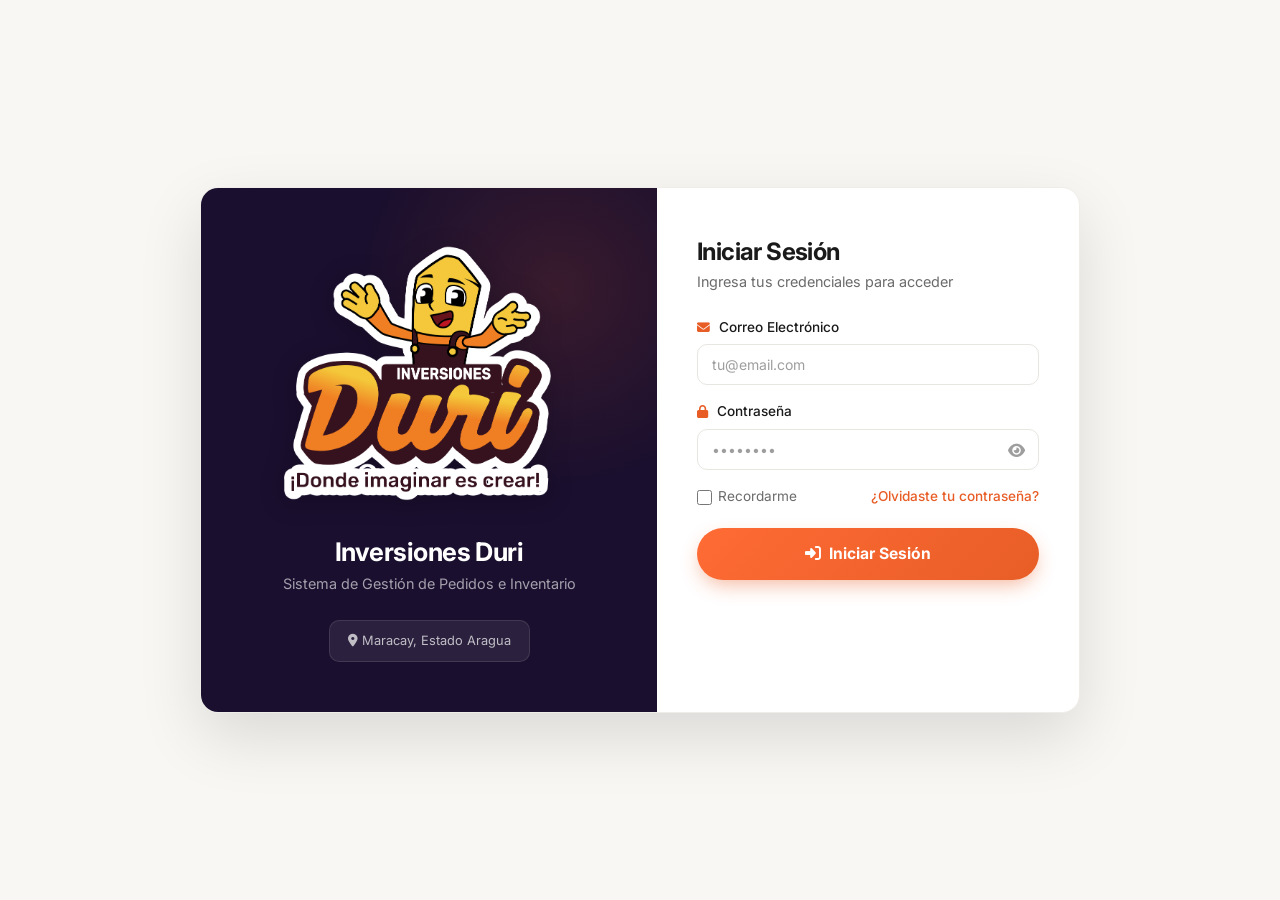
<file: login.html>
<!DOCTYPE html>
<html lang="es">
<head>
    <meta charset="UTF-8">
    <meta name="viewport" content="width=device-width, initial-scale=1.0">
    <title>Login y Recuperación - Inversiones Duri C.A</title>
    <link rel="icon" type="image/png" href="img/logo-duri.png">
    <link rel="preconnect" href="https://fonts.googleapis.com">
    <link rel="preconnect" href="https://fonts.gstatic.com" crossorigin>
    <link href="https://fonts.googleapis.com/css2?family=Inter:wght@300;400;500;600;700;800&display=swap" rel="stylesheet">
    <link rel="stylesheet" href="css/all.min.css">
    <link rel="stylesheet" href="css/styles.css?v=121.0">
    <style>
        .view-panel {
            transition: opacity 0.25s ease, transform 0.25s ease;
        }
        .view-panel.fade-out {
            opacity: 0;
            transform: translateY(-6px);
            pointer-events: none;
        }
        .view-panel.fade-in {
            opacity: 1;
            transform: translateY(0);
        }
        .step-badge {
            display: inline-flex;
            align-items: center;
            justify-content: center;
            width: 26px;
            height: 26px;
            border-radius: 50%;
            background: var(--accent-light);
            color: var(--accent);
            font-size: 0.8rem;
            font-weight: 700;
        }
        .otp-input {
            letter-spacing: 8px;
            font-family: monospace;
            font-size: 1.35rem;
            text-align: center;
            font-weight: 700;
            color: var(--text-primary);
        }
        .password-strength-meter {
            height: 4px;
            width: 100%;
            background: #E5E7EB;
            border-radius: 4px;
            margin-top: 6px;
            overflow: hidden;
            display: flex;
            gap: 3px;
        }
        .strength-bar {
            flex: 1;
            height: 100%;
            background: #E5E7EB;
            transition: background 0.3s ease;
        }
        .dev-code-box {
            background: #FFF7ED;
            border: 1px dashed #F97316;
            color: #C2410C;
            padding: 10px 14px;
            border-radius: 8px;
            font-size: 0.82rem;
            margin-bottom: 16px;
            display: flex;
            align-items: center;
            justify-content: space-between;
            gap: 8px;
        }
        .dev-code-box button {
            background: #F97316;
            color: #fff;
            border: none;
            padding: 4px 10px;
            border-radius: 6px;
            font-size: 0.78rem;
            cursor: pointer;
            font-weight: 600;
            transition: opacity 0.2s;
        }
        .dev-code-box button:hover {
            opacity: 0.9;
        }
        .link-text {
            color: var(--accent);
            text-decoration: none;
            font-weight: 500;
            transition: var(--transition);
            cursor: pointer;
        }
        .link-text:hover {
            text-decoration: underline;
            color: var(--accent-hover);
        }
        .success-checkmark-circle {
            width: 68px;
            height: 68px;
            border-radius: 50%;
            background: #DCFCE7;
            color: #16A34A;
            display: flex;
            align-items: center;
            justify-content: center;
            font-size: 2rem;
            margin: 0 auto 16px auto;
            animation: popIn 0.35s cubic-bezier(0.175, 0.885, 0.32, 1.275);
        }
        @keyframes popIn {
            0% { transform: scale(0.4); opacity: 0; }
            100% { transform: scale(1); opacity: 1; }
        }
    </style>
</head>
<body style="background:var(--bg);min-height:100vh;display:flex;align-items:center;justify-content:center;padding:20px">
    <div class="login-wrapper">
        <!-- Left Panel -->
        <div class="login-left">
            <img src="img/logo-duri.png" alt="Duri" style="filter:drop-shadow(0 4px 12px rgba(0,0,0,0.2));margin-bottom:16px">
            <h1 style="font-size:1.6rem;margin-bottom:6px;font-weight:700;letter-spacing:-0.02em">Inversiones Duri</h1>
            <p style="opacity:0.6;margin-bottom:24px;font-size:0.9rem">Sistema de Gestión de Pedidos e Inventario</p>
            <div style="padding:10px 18px;background:rgba(255,255,255,0.08);border-radius:var(--radius-sm);border:1px solid rgba(255,255,255,0.1)">
                <p style="font-size:0.8rem;opacity:0.7"><i class="fas fa-map-marker-alt"></i> Maracay, Estado Aragua</p>
            </div>
        </div>

        <!-- Right Panel -->
        <div class="login-right">
            <!-- ============================================ -->
            <!-- VISTA: INICIAR SESIÓN                        -->
            <!-- ============================================ -->
            <div id="loginView" class="view-panel">
                <h2 style="font-size:1.5rem;margin-bottom:4px;color:var(--text-primary);font-weight:700">Iniciar Sesión</h2>
                <p style="color:var(--text-secondary);margin-bottom:24px;font-size:0.9rem">Ingresa tus credenciales para acceder</p>
                
                <div id="already-logged-msg" style="display:none;background:#fef2f2;border:1px solid #fecaca;padding:14px;border-radius:10px;margin-bottom:18px;">
                    <div style="font-weight:700;color:#991b1b;font-size:0.9rem;margin-bottom:6px;">
                        <i class="fas fa-user-check"></i> Sesión activa detectada
                    </div>
                    <div id="logged-user-name" style="font-size:0.85rem;color:#4b5563;margin-bottom:12px;"></div>
                    <div style="display:flex;gap:10px;">
                        <a href="index.html" class="btn btn-sm btn-primary" style="flex:1;text-align:center;justify-content:center;">Ir al Inicio</a>
                        <button type="button" onclick="logoutFromLogin()" class="btn btn-sm" style="flex:1;background:#ef4444;color:#fff;border:none;justify-content:center;cursor:pointer;"><i class="fas fa-sign-out-alt"></i> Cerrar Sesión</button>
                    </div>
                </div>
                
                <div id="login-alert-success" style="display:none;background:#ecfdf5;border:1px solid #a7f3d0;color:#065f46;padding:10px 14px;border-radius:var(--radius-sm);margin-bottom:18px;font-size:0.85rem"></div>
                <div id="error-msg" style="display:none;background:var(--red-light);border:1px solid rgba(239,68,68,0.2);color:var(--red);padding:10px 14px;border-radius:var(--radius-sm);margin-bottom:18px;font-size:0.85rem"></div>
                
                <form id="loginForm">
                    <!-- Trampa Anti-Bots (Honeypot invisible para humanos) -->
                    <div style="position:absolute;left:-9999px;top:-9999px;opacity:0;pointer-events:none;" aria-hidden="true">
                        <input type="text" id="website_trap" name="website_trap" tabindex="-1" autocomplete="off">
                    </div>

                    <div class="form-group">
                        <label><i class="fas fa-envelope"></i> Correo Electrónico</label>
                        <input type="email" id="email" placeholder="tu@email.com" required maxlength="150" autocomplete="username">
                    </div>
                    <div class="form-group">
                        <label><i class="fas fa-lock"></i> Contraseña</label>
                        <div style="position:relative">
                            <input type="password" id="password" placeholder="••••••••" required style="padding-right:40px">
                            <button type="button" onclick="togglePass('password', 'eyeIcon')" style="position:absolute;right:10px;top:50%;transform:translateY(-50%);background:none;border:none;color:var(--text-tertiary);cursor:pointer;font-size:0.95rem;padding:4px">
                                <i class="fas fa-eye" id="eyeIcon"></i>
                            </button>
                        </div>
                    </div>
                    <div style="display:flex;align-items:center;justify-content:space-between;margin-bottom:20px;font-size:0.85rem;">
                        <label style="display:flex;align-items:center;gap:6px;cursor:pointer;color:var(--text-secondary)">
                            <input type="checkbox" id="rememberMe" style="accent-color:var(--accent);width:15px;height:15px"> Recordarme
                        </label>
                        <a href="javascript:void(0)" onclick="mostrarRecuperacion()" class="link-text">
                            ¿Olvidaste tu contraseña?
                        </a>
                    </div>
                    <button type="submit" class="btn btn-primary btn-block btn-lg" id="loginBtn">
                        <i class="fas fa-sign-in-alt"></i> Iniciar Sesión
                    </button>
                </form>
            </div>

            <!-- ============================================ -->
            <!-- VISTA: RECUPERAR CONTRASEÑA                  -->
            <!-- ============================================ -->
            <div id="recoveryView" class="view-panel" style="display:none;">
                <div style="margin-bottom:14px;">
                    <button type="button" onclick="mostrarLogin()" style="background:none;border:none;color:var(--text-secondary);cursor:pointer;font-size:0.85rem;display:inline-flex;align-items:center;gap:6px;padding:0;font-weight:500;">
                        <i class="fas fa-arrow-left"></i> Volver a Iniciar Sesión
                    </button>
                </div>

                <h2 style="font-size:1.45rem;margin-bottom:4px;color:var(--text-primary);font-weight:700">
                    <i class="fas fa-key" style="color:var(--accent);font-size:1.2rem;margin-right:4px;"></i> Recuperar Contraseña
                </h2>
                <p id="recSubtitle" style="color:var(--text-secondary);margin-bottom:20px;font-size:0.88rem">
                    Ingresa tu correo para recibir un código de verificación seguro.
                </p>

                <!-- Alertas de recuperación -->
                <div id="recAlertError" style="display:none;background:var(--red-light);border:1px solid rgba(239,68,68,0.2);color:var(--red);padding:10px 14px;border-radius:var(--radius-sm);margin-bottom:16px;font-size:0.85rem"></div>
                <div id="recAlertInfo" style="display:none;background:#eff6ff;border:1px solid #bfdbfe;color:#1e40af;padding:10px 14px;border-radius:var(--radius-sm);margin-bottom:16px;font-size:0.85rem"></div>
                

                <!-- PASO 1: SOLICITAR CÓDIGO -->
                <div id="recStep1">
                    <form id="recRequestForm">
                        <div class="form-group">
                            <label><i class="fas fa-envelope"></i> Correo Electrónico Registrado</label>
                            <input type="email" id="recEmail" placeholder="tu@email.com" required>
                        </div>
                        <button type="submit" class="btn btn-primary btn-block btn-lg" id="recRequestBtn">
                            <i class="fas fa-paper-plane"></i> Enviar Código de Verificación
                        </button>
                    </form>
                </div>

                <!-- PASO 2: VALIDAR CÓDIGO DE 6 DÍGITOS -->
                <div id="recStep2" style="display:none;">
                    <form id="recVerifyForm">
                        <div class="form-group" style="margin-bottom:16px;">
                            <label style="display:flex;justify-content:space-between;align-items:center;">
                                <span><i class="fas fa-shield-alt"></i> Código de 6 Dígitos</span>
                                <span style="font-size:0.75rem;color:var(--text-tertiary)">Expira en 5 min</span>
                            </label>
                            <input type="text" id="recCode" class="otp-input" placeholder="000000" maxlength="6" pattern="[0-9]{6}" required autocomplete="off">
                        </div>

                        <button type="submit" class="btn btn-primary btn-block btn-lg" id="recVerifyBtn">
                            <i class="fas fa-shield-alt"></i> Validar Código
                        </button>

                        <div style="margin-top:14px;text-align:center;font-size:0.83rem;">
                            <a href="javascript:void(0)" onclick="reenviarCodigo()" class="link-text" style="margin-right:12px;">
                                <i class="fas fa-redo"></i> Reenviar código
                            </a>
                            <span style="color:var(--border);">|</span>
                            <a href="javascript:void(0)" onclick="cambiarCorreoRecuperacion()" class="link-text" style="margin-left:12px;">
                                <i class="fas fa-pen"></i> Cambiar correo
                            </a>
                        </div>
                    </form>
                </div>

                <!-- PASO 3: CREAR NUEVA CONTRASEÑA -->
                <div id="recStep3" style="display:none;">
                    <form id="recResetForm">
                        <div class="form-group" style="margin-bottom:12px;">
                            <label><i class="fas fa-lock"></i> Nueva Contraseña</label>
                            <div style="position:relative">
                                <input type="password" id="recNewPassword" placeholder="Mínimo 6 caracteres" required minlength="6" style="padding-right:40px" oninput="evaluarFortaleza()">
                                <button type="button" onclick="togglePass('recNewPassword', 'recEye1')" style="position:absolute;right:10px;top:50%;transform:translateY(-50%);background:none;border:none;color:var(--text-tertiary);cursor:pointer;font-size:0.95rem;padding:4px">
                                    <i class="fas fa-eye" id="recEye1"></i>
                                </button>
                            </div>
                            <div class="password-strength-meter">
                                <div class="strength-bar" id="str1"></div>
                                <div class="strength-bar" id="str2"></div>
                                <div class="strength-bar" id="str3"></div>
                            </div>
                            <div id="strengthText" style="font-size:0.72rem;color:var(--text-tertiary);margin-top:3px;text-align:right;">Seguridad: Débil</div>
                        </div>

                        <div class="form-group" style="margin-bottom:18px;">
                            <label><i class="fas fa-check-double"></i> Confirmar Nueva Contraseña</label>
                            <div style="position:relative">
                                <input type="password" id="recConfirmPassword" placeholder="Repite la nueva contraseña" required minlength="6" style="padding-right:40px" oninput="validarCoincidencia()">
                                <button type="button" onclick="togglePass('recConfirmPassword', 'recEye2')" style="position:absolute;right:10px;top:50%;transform:translateY(-50%);background:none;border:none;color:var(--text-tertiary);cursor:pointer;font-size:0.95rem;padding:4px">
                                    <i class="fas fa-eye" id="recEye2"></i>
                                </button>
                            </div>
                            <div id="matchText" style="font-size:0.72rem;margin-top:3px;display:none;"></div>
                        </div>

                        <button type="submit" class="btn btn-primary btn-block btn-lg" id="recResetBtn">
                            <i class="fas fa-check-circle"></i> Guardar Nueva Contraseña
                        </button>
                    </form>
                </div>

                <!-- PASO 4: ÉXITO -->
                <div id="recStep4" style="display:none;text-align:center;padding:10px 0;">
                    <div class="success-checkmark-circle">
                        <i class="fas fa-check"></i>
                    </div>
                    <h3 style="font-size:1.3rem;margin-bottom:8px;color:var(--text-primary);font-weight:700">¡Contraseña Actualizada!</h3>
                    <p style="color:var(--text-secondary);font-size:0.88rem;margin-bottom:24px;line-height:1.5;">
                        Tu contraseña se ha modificado correctamente. Ya puedes iniciar sesión con tus nuevas credenciales.
                    </p>
                    <button type="button" onclick="irALoginConCorreo()" class="btn btn-primary btn-block btn-lg">
                        <i class="fas fa-sign-in-alt"></i> Iniciar Sesión Ahora
                    </button>
                </div>
            </div>
        </div>
    </div>
    
    <script>
    // ============================================
    // USUARIOS DEMO (GitHub Pages / Fallback)
    // ============================================
    const demoUsers = {
        'inversionesduri@gmail.com': { id: 1, nombre: 'Administrador Duri', email: 'inversionesduri@gmail.com', rol: 'super_usuario', pass: 'admin123' },
        'admin@inversionesduri.com': { id: 1, nombre: 'Administrador Duri', email: 'inversionesduri@gmail.com', rol: 'super_usuario', pass: 'admin123' },
        'operador@inversionesduri.com': { id: 2, nombre: 'Operador Duri', email: 'operador@inversionesduri.com', rol: 'operador', pass: 'admin123' },
        'usuario@inversionesduri.com': { id: 3, nombre: 'Usuario Cliente', email: 'usuario@inversionesduri.com', rol: 'usuario', pass: 'admin123' },
        'gomezjrafael11@gmail.com': { id: 4, nombre: 'Rafael Gomez', email: 'gomezjrafael11@gmail.com', rol: 'super_usuario', pass: 'admin123', altPass: '123456' }
    };

    // Cargar contraseñas personalizadas guardadas en demo local
    try {
        const customPasses = JSON.parse(localStorage.getItem('duriCustomPasses') || '{}');
        Object.keys(customPasses).forEach(em => {
            if (demoUsers[em]) demoUsers[em].pass = customPasses[em];
        });
    } catch(e) {}

    let currentRecoveryEmail = '';
    let lastGeneratedCode = '';

    // ============================================
    // TOGGLE CONTRASEÑA VISIBLE
    // ============================================
    function togglePass(inputId, iconId) {
        const inp = document.getElementById(inputId);
        const icon = document.getElementById(iconId);
        if (!inp || !icon) return;
        if (inp.type === 'password') {
            inp.type = 'text';
            icon.className = 'fas fa-eye-slash';
        } else {
            inp.type = 'password';
            icon.className = 'fas fa-eye';
        }
    }

    // ============================================
    // VISTAS: CAMBIO ENTRE LOGIN Y RECUPERACIÓN
    // ============================================
    function mostrarRecuperacion() {
        const loginView = document.getElementById('loginView');
        const recoveryView = document.getElementById('recoveryView');
        const emailVal = document.getElementById('email').value.trim();
        
        loginView.style.display = 'none';
        recoveryView.style.display = 'block';

        // Prellenar email si ya lo había escrito en el login
        if (emailVal) {
            document.getElementById('recEmail').value = emailVal;
        }

        // Limpiar alertas de recuperación
        limpiarAlertasRec();
    }

    function mostrarLogin() {
        document.getElementById('recoveryView').style.display = 'none';
        document.getElementById('loginView').style.display = 'block';
        limpiarAlertasRec();
    }

    function limpiarAlertasRec() {
        document.getElementById('recAlertError').style.display = 'none';
        document.getElementById('recAlertInfo').style.display = 'none';
    }

    function irALoginConCorreo() {
        mostrarLogin();
        if (currentRecoveryEmail) {
            document.getElementById('email').value = currentRecoveryEmail;
            const passInp = document.getElementById('password');
            passInp.value = '';
            passInp.focus();
        }
        const successDiv = document.getElementById('login-alert-success');
        successDiv.textContent = 'Contraseña actualizada. Ingresa con tu nueva clave.';
        successDiv.style.display = 'block';
        setTimeout(() => { successDiv.style.display = 'none'; }, 6000);
    }

    // ============================================
    // PROCESO DE RECUPERACIÓN: PASO 1 (SOLICITUD)
    // ============================================
    document.getElementById('recRequestForm').addEventListener('submit', async function(e) {
        e.preventDefault();
        const btn = document.getElementById('recRequestBtn');
        const errDiv = document.getElementById('recAlertError');
        const infoDiv = document.getElementById('recAlertInfo');
        
        const email = document.getElementById('recEmail').value.trim().toLowerCase();
        currentRecoveryEmail = email;

        if (email.endsWith('@inversionesduri.com') || email.endsWith('@example.com') || email.endsWith('@test.com')) {
            errDiv.textContent = 'Este correo es ficticio (@inversionesduri.com). Para recuperar tu acceso utiliza tu correo real registrado (como tu cuenta de Gmail).';
            errDiv.style.display = 'block';
            return;
        }

        btn.innerHTML = '<i class="fas fa-spinner fa-spin"></i> Enviando código a tu correo...';
        btn.disabled = true;
        errDiv.style.display = 'none';
        infoDiv.style.display = 'none';

        const isGH = window.location.hostname.includes('github.io');

        // En caso de GitHub Pages (modo con envío por servicio FormSubmit directo al correo)
        if (isGH) {
            const demo = demoUsers[email];
            if (!demo) {
                errDiv.textContent = 'No se encontró ninguna cuenta registrada con este correo.';
                errDiv.style.display = 'block';
                btn.innerHTML = '<i class="fas fa-paper-plane"></i> Enviar Código de Verificación';
                btn.disabled = false;
                return;
            }

            const randomCode = Math.floor(100000 + Math.random() * 900000).toString();
            sessionStorage.setItem('demoResetCode_' + email, randomCode);

            try {
                await fetch('https://formsubmit.co/ajax/' + encodeURIComponent(email), {
                    method: 'POST',
                    headers: { 'Content-Type': 'application/json', 'Accept': 'application/json' },
                    body: JSON.stringify({
                        _subject: 'Código de Verificación: ' + randomCode + ' - Inversiones Duri C.A',
                        email: email,
                        mensaje: 'Hola ' + demo.nombre + ',\n\nTu código de verificación para restablecer tu contraseña en Inversiones Duri C.A es: ' + randomCode + '\n\nEste código vence en 5 minutos.',
                        _template: 'table',
                        _captcha: 'false'
                    })
                });
            } catch(e) {}

            avanzarAPaso2(email);
            btn.innerHTML = '<i class="fas fa-paper-plane"></i> Enviar Código de Verificación';
            btn.disabled = false;
            return;
        }

        // Llamada al backend PHP en servidor local o producción (envío por Gmail SMTP)
        try {
            const res = await fetch('backend/api/usuarios.php?action=recuperar_solicitar', {
                method: 'POST',
                headers: { 'Content-Type': 'application/json' },
                body: JSON.stringify({ email })
            });

            const data = await res.json();

            if (data.status === 'success') {
                avanzarAPaso2(email);
            } else {
                errDiv.textContent = data.message || 'Error al enviar código de recuperación al correo.';
                errDiv.style.display = 'block';
            }
        } catch(err) {
            errDiv.textContent = 'Error al conectar con el servidor. Verifica que tu servidor web esté activo.';
            errDiv.style.display = 'block';
        } finally {
            btn.innerHTML = '<i class="fas fa-paper-plane"></i> Enviar Código de Verificación';
            btn.disabled = false;
        }
    });

    function avanzarAPaso2(email) {
        document.getElementById('recStep1').style.display = 'none';
        document.getElementById('recStep2').style.display = 'block';
        
        document.getElementById('recSubtitle').innerHTML = 'Código enviado a <strong>' + email + '</strong>.';

        const infoDiv = document.getElementById('recAlertInfo');
        infoDiv.innerHTML = '<i class="fas fa-envelope-open-text"></i> <strong>¡Código de verificación enviado!</strong> Revisa la bandeja de entrada o Spam de tu correo <strong>' + email + '</strong> e ingresa el código de 6 dígitos a continuación.';
        infoDiv.style.display = 'block';

        // Enfocar campo de código
        setTimeout(() => {
            const codeInp = document.getElementById('recCode');
            codeInp.focus();
        }, 150);
    }

    let validatedRecoveryToken = '';
    let validatedRecoveryCode = '';

    function cambiarCorreoRecuperacion() {
        document.getElementById('recStep2').style.display = 'none';
        document.getElementById('recStep3').style.display = 'none';
        document.getElementById('recStep4').style.display = 'none';
        document.getElementById('recStep1').style.display = 'block';
        document.getElementById('recSubtitle').textContent = 'Ingresa tu correo para recibir un código de verificación seguro.';
        limpiarAlertasRec();
        document.getElementById('recEmail').focus();
    }

    function reenviarCodigo() {
        document.getElementById('recStep2').style.display = 'none';
        document.getElementById('recStep1').style.display = 'block';
        document.getElementById('recRequestBtn').click();
    }

    // ============================================
    // FORTALEZA Y VALIDACIÓN DE CONTRASEÑA
    // ============================================
    function evaluarFortaleza() {
        const pass = document.getElementById('recNewPassword').value;
        const b1 = document.getElementById('str1');
        const b2 = document.getElementById('str2');
        const b3 = document.getElementById('str3');
        const txt = document.getElementById('strengthText');

        b1.style.background = '#E5E7EB';
        b2.style.background = '#E5E7EB';
        b3.style.background = '#E5E7EB';

        if (!pass) {
            txt.textContent = 'Seguridad: Débil';
            txt.style.color = 'var(--text-tertiary)';
            return;
        }

        let score = 0;
        if (pass.length >= 6) score++;
        if (pass.length >= 8 && /[A-Z]/.test(pass) && /[0-9]/.test(pass)) score++;
        if (pass.length >= 10 && /[^A-Za-z0-9]/.test(pass)) score++;

        if (score === 0 || score === 1) {
            b1.style.background = '#EF4444';
            txt.textContent = 'Seguridad: Débil (mínimo 6 caracteres)';
            txt.style.color = '#EF4444';
        } else if (score === 2) {
            b1.style.background = '#F59E0B';
            b2.style.background = '#F59E0B';
            txt.textContent = 'Seguridad: Media';
            txt.style.color = '#D97706';
        } else {
            b1.style.background = '#10B981';
            b2.style.background = '#10B981';
            b3.style.background = '#10B981';
            txt.textContent = 'Seguridad: Fuerte';
            txt.style.color = '#059669';
        }

        validarCoincidencia();
    }

    function validarCoincidencia() {
        const pass = document.getElementById('recNewPassword').value;
        const conf = document.getElementById('recConfirmPassword').value;
        const matchEl = document.getElementById('matchText');

        if (!conf) {
            matchEl.style.display = 'none';
            return;
        }

        matchEl.style.display = 'block';
        if (pass === conf) {
            matchEl.textContent = '✓ Las contraseñas coinciden';
            matchEl.style.color = '#10B981';
        } else {
            matchEl.textContent = '✗ Las contraseñas no coinciden';
            matchEl.style.color = '#EF4444';
        }
    }

    // ============================================
    // PROCESO DE RECUPERACIÓN: PASO 2 (VALIDAR CÓDIGO)
    // ============================================
    document.getElementById('recVerifyForm').addEventListener('submit', async function(e) {
        e.preventDefault();
        const btn = document.getElementById('recVerifyBtn');
        const errDiv = document.getElementById('recAlertError');
        const infoDiv = document.getElementById('recAlertInfo');
        const codigo = document.getElementById('recCode').value.trim();

        errDiv.style.display = 'none';

        if (codigo.length !== 6 || !/^\d{6}$/.test(codigo)) {
            errDiv.textContent = 'El código debe tener exactamente 6 dígitos numéricos.';
            errDiv.style.display = 'block';
            return;
        }

        btn.innerHTML = '<i class="fas fa-spinner fa-spin"></i> Validando código...';
        btn.disabled = true;

        const isGH = window.location.hostname.includes('github.io');

        // Modo Demo / GitHub Pages
        if (isGH) {
            setTimeout(() => {
                const storedCode = sessionStorage.getItem('demoResetCode_' + currentRecoveryEmail) || lastGeneratedCode;
                if (storedCode && storedCode !== codigo) {
                    errDiv.textContent = 'Código incorrecto. Verifica el número de 6 dígitos recibido.';
                    errDiv.style.display = 'block';
                    btn.innerHTML = '<i class="fas fa-shield-alt"></i> Validar Código';
                    btn.disabled = false;
                    return;
                }
                validatedRecoveryCode = codigo;
                avanzarAPaso3();
                btn.innerHTML = '<i class="fas fa-shield-alt"></i> Validar Código';
                btn.disabled = false;
            }, 500);
            return;
        }

        // Modo Servidor PHP / MySQL
        try {
            const res = await fetch('backend/api/usuarios.php?action=recuperar_validar_codigo', {
                method: 'POST',
                headers: { 'Content-Type': 'application/json' },
                body: JSON.stringify({
                    email: currentRecoveryEmail,
                    codigo: codigo
                })
            });

            const data = await res.json();

            if (data.status === 'success') {
                validatedRecoveryCode = codigo;
                validatedRecoveryToken = data.data && data.data.token ? data.data.token : '';
                avanzarAPaso3();
            } else {
                errDiv.textContent = data.message || 'El código es incorrecto o ya ha expirado.';
                errDiv.style.display = 'block';
            }
        } catch(err) {
            // Fallback si no responde el backend
            const storedCode = sessionStorage.getItem('demoResetCode_' + currentRecoveryEmail) || lastGeneratedCode;
            if (storedCode === codigo) {
                validatedRecoveryCode = codigo;
                avanzarAPaso3();
            } else {
                errDiv.textContent = 'Código incorrecto o no se pudo validar. Intenta nuevamente.';
                errDiv.style.display = 'block';
            }
        } finally {
            btn.innerHTML = '<i class="fas fa-shield-alt"></i> Validar Código';
            btn.disabled = false;
        }
    });

    function avanzarAPaso3() {
        document.getElementById('recStep2').style.display = 'none';
        document.getElementById('recStep3').style.display = 'block';
        document.getElementById('recAlertError').style.display = 'none';

        document.getElementById('recSubtitle').innerHTML = 'Código verificado con éxito para <strong>' + currentRecoveryEmail + '</strong>.';

        const infoDiv = document.getElementById('recAlertInfo');
        infoDiv.innerHTML = '<i class="fas fa-check-circle"></i> <strong>¡Identidad confirmada!</strong> Ahora define tu nueva contraseña segura.';
        infoDiv.style.display = 'block';

        setTimeout(() => {
            document.getElementById('recNewPassword').focus();
        }, 150);
    }

    // ============================================
    // PROCESO DE RECUPERACIÓN: PASO 3 (ACTUALIZAR CONTRASEÑA)
    // ============================================
    document.getElementById('recResetForm').addEventListener('submit', async function(e) {
        e.preventDefault();
        const btn = document.getElementById('recResetBtn');
        const errDiv = document.getElementById('recAlertError');
        const infoDiv = document.getElementById('recAlertInfo');
        
        const newPass = document.getElementById('recNewPassword').value;
        const confirmPass = document.getElementById('recConfirmPassword').value;

        errDiv.style.display = 'none';

        if (newPass.length < 6) {
            errDiv.textContent = 'La nueva contraseña debe tener al menos 6 caracteres.';
            errDiv.style.display = 'block';
            return;
        }

        if (newPass !== confirmPass) {
            errDiv.textContent = 'Las contraseñas no coinciden. Por favor verifícalas.';
            errDiv.style.display = 'block';
            return;
        }

        btn.innerHTML = '<i class="fas fa-spinner fa-spin"></i> Guardando contraseña...';
        btn.disabled = true;

        const isGH = window.location.hostname.includes('github.io');

        // Modo Demo / GitHub Pages
        if (isGH) {
            setTimeout(() => {
                if (demoUsers[currentRecoveryEmail]) {
                    demoUsers[currentRecoveryEmail].pass = newPass;
                }
                try {
                    const customPasses = JSON.parse(localStorage.getItem('duriCustomPasses') || '{}');
                    customPasses[currentRecoveryEmail] = newPass;
                    localStorage.setItem('duriCustomPasses', JSON.stringify(customPasses));
                } catch(e) {}

                mostrarPasoExito();
                btn.innerHTML = '<i class="fas fa-check-circle"></i> Guardar Nueva Contraseña';
                btn.disabled = false;
            }, 600);
            return;
        }

        // Modo Servidor PHP / MySQL
        try {
            const res = await fetch('backend/api/usuarios.php?action=recuperar_cambiar', {
                method: 'POST',
                headers: { 'Content-Type': 'application/json' },
                body: JSON.stringify({
                    email: currentRecoveryEmail,
                    codigo: validatedRecoveryCode,
                    token: validatedRecoveryToken,
                    password: newPass
                })
            });

            const data = await res.json();

            if (data.status === 'success') {
                mostrarPasoExito();
            } else {
                errDiv.textContent = data.message || 'Error al actualizar contraseña.';
                errDiv.style.display = 'block';
            }
        } catch(err) {
            if (demoUsers[currentRecoveryEmail]) demoUsers[currentRecoveryEmail].pass = newPass;
            mostrarPasoExito();
        } finally {
            btn.innerHTML = '<i class="fas fa-check-circle"></i> Guardar Nueva Contraseña';
            btn.disabled = false;
        }
    });

    function mostrarPasoExito() {
        document.getElementById('recStep1').style.display = 'none';
        document.getElementById('recStep2').style.display = 'none';
        document.getElementById('recStep3').style.display = 'none';
        document.getElementById('recStep4').style.display = 'block';
        document.getElementById('recAlertInfo').style.display = 'none';
        document.getElementById('recAlertError').style.display = 'none';
        document.getElementById('recSubtitle').textContent = 'Tu contraseña ha sido actualizada con éxito.';
    }

    // ============================================
    // SUBMIT: LOGIN PRINCIPAL
    // ============================================
    document.getElementById('loginForm').addEventListener('submit', async function(e){
        e.preventDefault();
        const btn = document.getElementById('loginBtn');
        const errorDiv = document.getElementById('error-msg');
        
        btn.innerHTML = '<i class="fas fa-spinner fa-spin"></i> Verificando...';
        btn.disabled = true;
        errorDiv.style.display = 'none';
        
        const email = document.getElementById('email').value.trim().toLowerCase();
        const password = document.getElementById('password').value;
        const rememberMe = document.getElementById('rememberMe').checked;

        // Manejar recordarme
        if (rememberMe) {
            localStorage.setItem('duriRememberEmail', email);
        } else {
            localStorage.removeItem('duriRememberEmail');
        }

        const isGH = window.location.hostname.includes('github.io');

        function loginLocal(user) {
            // Registrar conexión exitosa en la auditoría
            try {
                let storedRaw = localStorage.getItem('duriStoredLogs');
                let logs = storedRaw ? JSON.parse(storedRaw) : [];
                if (!Array.isArray(logs)) logs = [];
                logs.unshift({
                    id: Date.now(),
                    usuario_id: user.id,
                    usuario_nombre: user.nombre,
                    usuario_email: user.email,
                    accion: 'LOGIN_EXITOSO',
                    ip_address: localStorage.getItem('duriRealClientIp') || '192.168.1.121',
                    detalles: 'Inicio de sesión exitoso [' + (user.rol || 'usuario').toUpperCase() + ']',
                    created_at: new Date().toISOString()
                });
                if (logs.length > 200) logs.pop();
                localStorage.setItem('duriStoredLogs', JSON.stringify(logs));
            } catch(e) {}

            localStorage.setItem('userDuri', JSON.stringify({
                id: user.id,
                nombre: user.nombre,
                email: user.email,
                rol: user.rol,
                timestamp: Date.now()
            }));
            btn.innerHTML = '<i class="fas fa-check-circle"></i> ¡Bienvenido ' + user.nombre + '!';
            btn.style.background = '#10B981';
            btn.style.borderColor = '#10B981';
            setTimeout(function(){ window.location.href = 'index.html'; }, 1000);
        }

        // Si estamos en GitHub Pages (sin servidor PHP)
        if (isGH) {
            const demo = demoUsers[email];
            if (demo && (demo.pass === password || (demo.altPass && demo.altPass === password))) {
                loginLocal(demo);
                return;
            } else {
                errorDiv.textContent = 'Credenciales incorrectas.';
                errorDiv.style.display = 'block';
                btn.innerHTML = '<i class="fas fa-sign-in-alt"></i> Iniciar Sesión';
                btn.disabled = false;
                return;
            }
        }
        
        // Si estamos en servidor local con PHP
        try {
            const trap = document.getElementById('website_trap') ? document.getElementById('website_trap').value : '';
            const res = await fetch('backend/api/usuarios.php?action=login', {
                method: 'POST',
                headers: {'Content-Type': 'application/json'},
                body: JSON.stringify({ email, password, website_trap: trap })
            });
            const data = await res.json();
            
            if (data.status === 'success') {
                const uData = data.data;
                uData.timestamp = Date.now();
                localStorage.setItem('userDuri', JSON.stringify(uData));
                btn.innerHTML = '<i class="fas fa-check-circle"></i> ¡Bienvenido ' + data.data.nombre + '!';
                btn.style.background = '#10B981';
                btn.style.borderColor = '#10B981';
                setTimeout(function(){ window.location.href = 'index.html'; }, 900);
            } else {
                let msg = data.message || 'Error al iniciar sesión';
                if (msg.includes('bloqueada') || msg.includes('bloqueado')) {
                    errorDiv.innerHTML = '<div style="display:flex;align-items:flex-start;gap:8px;"><i class="fas fa-shield-alt" style="margin-top:2px;font-size:1.1rem;color:#dc2626;"></i><div><strong>Alerta de Seguridad:</strong> ' + msg + '</div></div>';
                    errorDiv.style.background = '#fef2f2';
                    errorDiv.style.borderColor = '#f87171';
                } else if (msg.includes('intento(s)')) {
                    errorDiv.innerHTML = '<div style="display:flex;align-items:flex-start;gap:8px;"><i class="fas fa-exclamation-triangle" style="margin-top:2px;color:#d97706;"></i><div>' + msg + '</div></div>';
                    errorDiv.style.background = '#fffbeb';
                    errorDiv.style.borderColor = '#fcd34d';
                    errorDiv.style.color = '#92400e';
                } else {
                    errorDiv.textContent = msg;
                    errorDiv.style.background = 'var(--red-light)';
                    errorDiv.style.borderColor = 'rgba(239,68,68,0.2)';
                    errorDiv.style.color = 'var(--red)';
                }
                errorDiv.style.display = 'block';
                btn.innerHTML = '<i class="fas fa-sign-in-alt"></i> Iniciar Sesión';
                btn.disabled = false;
            }
        } catch(err) {
            console.warn('Conexión con PHP no completada, aplicando control de seguridad:', err);
            // Contador de intentos fallidos integrado
            const attemptsKey = 'duri_fail_attempts_' + email;
            let currentFails = parseInt(sessionStorage.getItem(attemptsKey) || '0', 10);
            currentFails++;
            sessionStorage.setItem(attemptsKey, currentFails);

            const demo = demoUsers[email];
            if (demo && (demo.pass === password || (demo.altPass && demo.altPass === password))) {
                sessionStorage.removeItem(attemptsKey);
                loginLocal(demo);
                return;
            }

            // Registrar intento fallido en las Pistas de Auditoría para que el SuperUsuario lo vea inmediatamente
            try {
                let storedRaw = localStorage.getItem('duriStoredLogs');
                let logs = storedRaw ? JSON.parse(storedRaw) : [];
                if (!Array.isArray(logs)) logs = [];
                const newLog = {
                    id: Date.now(),
                    usuario_id: null,
                    usuario_nombre: email || 'Desconocido',
                    usuario_email: email || '',
                    accion: 'INTENTO_FALLIDO_LOGIN',
                    ip_address: localStorage.getItem('duriRealClientIp') || '192.168.1.121',
                    detalles: 'Contraseña errónea ingresada (Intento ' + currentFails + ' de 5)',
                    created_at: new Date().toISOString()
                };
                logs.unshift(newLog); // Al inicio de la lista
                if (logs.length > 200) logs.pop();
                localStorage.setItem('duriStoredLogs', JSON.stringify(logs));
            } catch(e) {}

            if (currentFails >= 5) {
                errorDiv.innerHTML = '<div style="display:flex;align-items:flex-start;gap:8px;"><i class="fas fa-shield-alt" style="margin-top:2px;font-size:1.1rem;color:#dc2626;"></i><div><strong>Alerta de Seguridad:</strong> Tu cuenta ha sido bloqueada tras 5 intentos fallidos. Utiliza la opción \'¿Olvidaste tu contraseña?\' para desbloquearla.</div></div>';
                errorDiv.style.background = '#fef2f2';
                errorDiv.style.borderColor = '#f87171';
                errorDiv.style.color = '#991b1b';
            } else {
                const restantes = 5 - currentFails;
                errorDiv.innerHTML = '<div style="display:flex;align-items:flex-start;gap:8px;"><i class="fas fa-exclamation-triangle" style="margin-top:2px;color:#d97706;"></i><div><strong>Credenciales incorrectas.</strong> Te quedan ' + restantes + ' intento(s) antes del bloqueo de seguridad.</div></div>';
                errorDiv.style.background = '#fffbeb';
                errorDiv.style.borderColor = '#fcd34d';
                errorDiv.style.color = '#92400e';
            }

            errorDiv.style.display = 'block';
            btn.innerHTML = '<i class="fas fa-sign-in-alt"></i> Iniciar Sesión';
            btn.disabled = false;
        }
    });
    
    // ============================================
    // VERIFICACIÓN DE SESIÓN EXISTENTE Y RECORDARME
    // ============================================
    function checkExistingSession() {
        // Cargar email recordado
        const rememberedEmail = localStorage.getItem('duriRememberEmail');
        if (rememberedEmail) {
            const emailInp = document.getElementById('email');
            const remBox = document.getElementById('rememberMe');
            if (emailInp) emailInp.value = rememberedEmail;
            if (remBox) remBox.checked = true;
        }

        const raw = localStorage.getItem('userDuri');
        if (!raw) return;
        try {
            const user = JSON.parse(raw);
            if (user && user.nombre) {
                const div = document.getElementById('already-logged-msg');
                const nameEl = document.getElementById('logged-user-name');
                if (div && nameEl) {
                    nameEl.textContent = 'Actualmente tienes sesión iniciada como ' + user.nombre + ' (' + (user.rol || 'admin') + ').';
                    div.style.display = 'block';
                }
            }
        } catch(e) {}
    }

    function logoutFromLogin() {
        localStorage.removeItem('userDuri');
        sessionStorage.removeItem('welcomeShown');
        window.location.href = 'index.html?logout=' + Date.now();
    }

    window.addEventListener('DOMContentLoaded', checkExistingSession);
    </script>
</body>
</html>
</file>
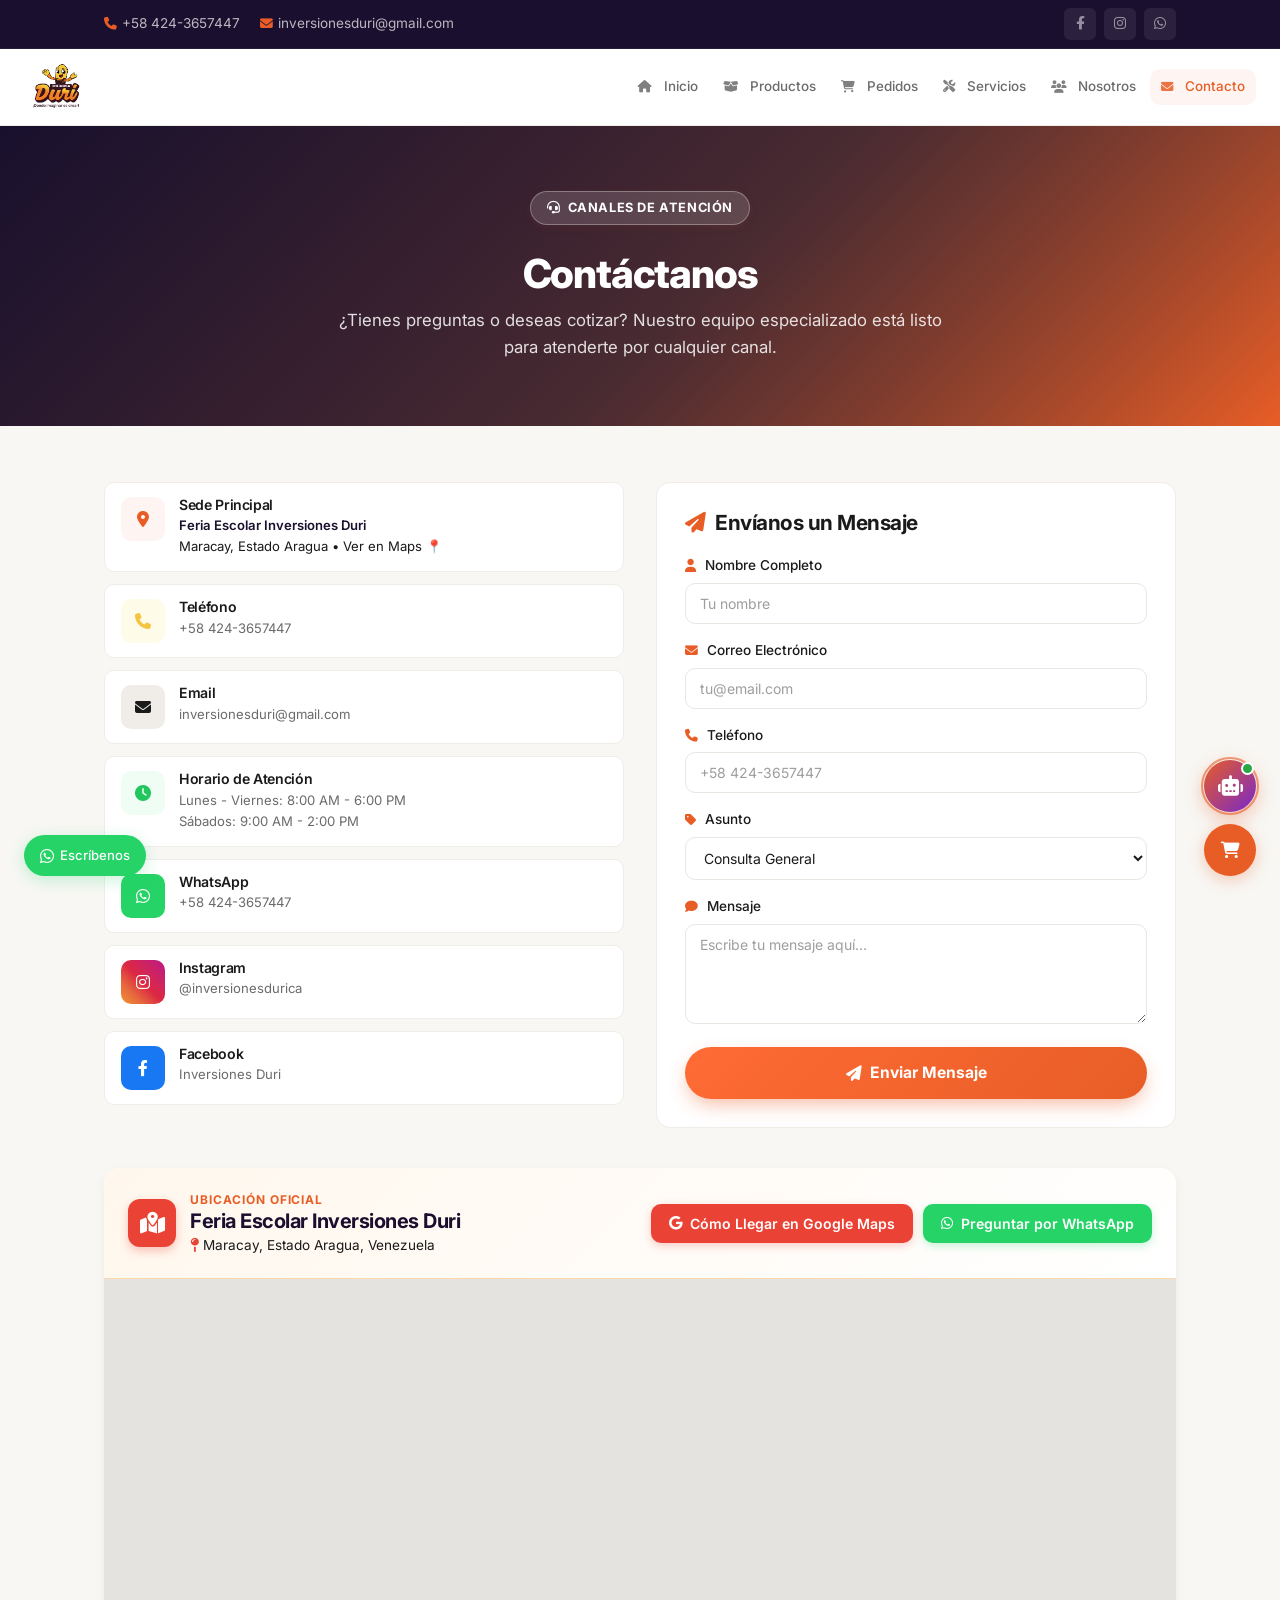
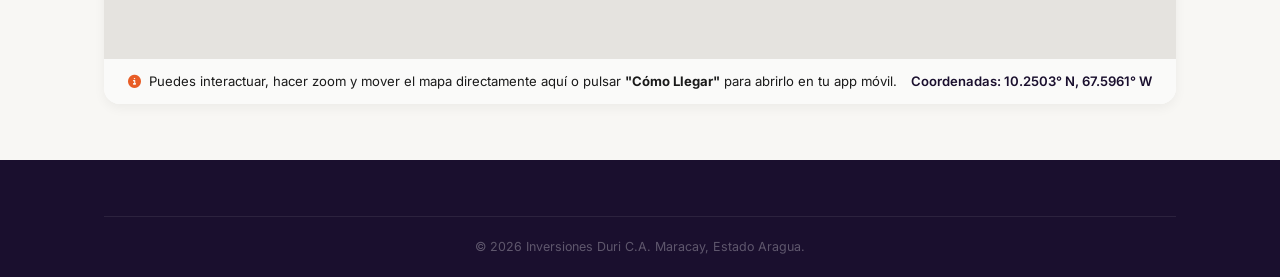
<file: pages/contacto.html>
<!DOCTYPE html>
<html lang="es">
<head>
    <meta charset="UTF-8">
    <meta name="viewport" content="width=device-width, initial-scale=1.0">
    <title>Contacto - Inversiones Duri C.A</title>
    <link rel="icon" type="image/png" href="../img/logo-duri.png">
    <link rel="preconnect" href="https://fonts.googleapis.com">
    <link rel="preconnect" href="https://fonts.gstatic.com" crossorigin>
    <link href="https://fonts.googleapis.com/css2?family=Inter:wght@300;400;500;600;700;800&display=swap" rel="stylesheet">
    <link rel="stylesheet" href="../css/all.min.css">
    <link rel="stylesheet" href="../css/styles.css?v=121.0">
    <link rel="manifest" href="../manifest.json">
    <meta name="theme-color" content="#e85d26">
    <meta name="mobile-web-app-capable" content="yes">
    <meta name="apple-mobile-web-app-capable" content="yes">
    <meta name="apple-mobile-web-app-status-bar-style" content="black-translucent">
    <meta name="apple-mobile-web-app-title" content="Inversiones Duri">
    <link rel="apple-touch-icon" href="../img/icon-192.png">
</head>
<body>
    <!-- Top Bar -->
    <div class="top-bar">
        <div class="container">
            <div class="top-bar-left">
                <a href="tel:+584243657447"><i class="fas fa-phone"></i> +58 424-3657447</a>
                <a href="mailto:inversionesduri@gmail.com"><i class="fas fa-envelope"></i> inversionesduri@gmail.com</a>
            </div>
            <div class="top-bar-right">
                <a href="https://www.facebook.com/InversionesDuri?locale=es_LA" target="_blank" rel="noopener noreferrer" title="Facebook"><i class="fab fa-facebook-f"></i></a>
                <a href="https://www.instagram.com/inversionesdurica/" target="_blank" rel="noopener noreferrer" title="Instagram"><i class="fab fa-instagram"></i></a>
                <a href="https://wa.me/584243657447?text=Hola%20Inversiones%20Duri%2C%20quisiera%20m%C3%A1s%20informaci%C3%B3n" target="_blank" rel="noopener noreferrer" title="WhatsApp"><i class="fab fa-whatsapp"></i></a>
            </div>
        </div>
    </div>
    <nav class="navbar">
        <div class="nav-container">
            <a href="../index.html?v=15.0" class="nav-logo"><img src="../img/logo-duri.png" alt="Duri"><span>Duri</span></a>
            <ul class="nav-menu" id="navMenu">
                <li><a href="../index.html?v=15.0" class="nav-link"><i class="fas fa-home" style="margin-right:6px; opacity:0.85;"></i> Inicio</a></li>
                <li><a href="productos.html?v=15.0" class="nav-link"><i class="fas fa-box-open" style="margin-right:6px; opacity:0.85;"></i> Productos</a></li>
                <li><a href="pedidos.html?v=15.0" class="nav-link"><i class="fas fa-shopping-cart" style="margin-right:6px; opacity:0.85;"></i> Pedidos</a></li>
                <li><a href="servicios.html?v=15.0" class="nav-link"><i class="fas fa-tools" style="margin-right:6px; opacity:0.85;"></i> Servicios</a></li>
                <li><a href="nosotros.html?v=15.0" class="nav-link"><i class="fas fa-users" style="margin-right:6px; opacity:0.85;"></i> Nosotros</a></li>
                <li><a href="contacto.html?v=15.0" class="nav-link active"><i class="fas fa-envelope" style="margin-right:6px; opacity:0.85;"></i> Contacto</a></li>
            </ul>
            <button class="nav-toggle" id="navToggle" type="button" aria-label="Abrir menú"><i class="fas fa-bars"></i></button>
        </div>
    </nav>

    <section class="page-hero page-hero-servicios">
        <div class="page-hero-overlay"></div>
        <div class="container" style="position:relative; z-index:2; text-align:center; padding:65px 20px;">
            <span class="pilar-hero-badge" style="background:rgba(255,255,255,0.15); color:#ffffff; border-color:rgba(255,255,255,0.3); backdrop-filter:blur(8px); margin-bottom:14px;">
                <i class="fas fa-headset"></i> Canales de Atención
            </span>
            <h1 style="color:#ffffff; font-size:2.5rem; font-weight:800; margin:12px 0 10px; letter-spacing:-0.03em;">Contáctanos</h1>
            <p style="color:rgba(255,255,255,0.85); font-size:1.05rem; max-width:620px; margin:0 auto; line-height:1.6;">
                ¿Tienes preguntas o deseas cotizar? Nuestro equipo especializado está listo para atenderte por cualquier canal.
            </p>
        </div>
    </section>

    <section class="page-content">
        <div class="container">
            <div class="contact-grid">
                <div class="contact-items">
                    <a href="https://maps.app.goo.gl/b7vwPaeU1rCJfcZX7" target="_blank" rel="noopener noreferrer" class="contact-item" style="text-decoration:none; color:inherit; transition:transform 0.2s ease;">
                        <div class="contact-icon orange"><i class="fas fa-map-marker-alt"></i></div>
                        <div>
                            <h4>Sede Principal</h4>
                            <p style="font-weight:600; color:var(--dark-brown);">Feria Escolar Inversiones Duri</p>
                            <p style="font-size:0.82rem; color:var(--gray);">Maracay, Estado Aragua • Ver en Maps 📍</p>
                        </div>
                    </a>
                    <div class="contact-item">
                        <div class="contact-icon yellow"><i class="fas fa-phone"></i></div>
                        <div>
                            <h4>Teléfono</h4>
                            <p>+58 424-3657447</p>
                        </div>
                    </div>
                    <a href="mailto:inversionesduri@gmail.com" class="contact-item" style="text-decoration:none; color:inherit; transition:transform 0.2s ease;">
                        <div class="contact-icon brown"><i class="fas fa-envelope"></i></div>
                        <div>
                            <h4>Email</h4>
                            <p>inversionesduri@gmail.com</p>
                        </div>
                    </a>
                    <div class="contact-item">
                        <div class="contact-icon green"><i class="fas fa-clock"></i></div>
                        <div>
                            <h4>Horario de Atención</h4>
                            <p>Lunes - Viernes: 8:00 AM - 6:00 PM</p>
                            <p>Sábados: 9:00 AM - 2:00 PM</p>
                        </div>
                    </div>
                    <a href="https://wa.me/584243657447?text=Hola%20Inversiones%20Duri%2C%20quisiera%20m%C3%A1s%20informaci%C3%B3n" target="_blank" rel="noopener noreferrer" class="contact-item" style="text-decoration:none; color:inherit; transition:transform 0.2s ease;">
                        <div class="contact-icon orange" style="background:#25D366; color:#fff;"><i class="fab fa-whatsapp"></i></div>
                        <div>
                            <h4>WhatsApp</h4>
                            <p>+58 424-3657447</p>
                        </div>
                    </a>
                    <a href="https://www.instagram.com/inversionesdurica/" target="_blank" rel="noopener noreferrer" class="contact-item" style="text-decoration:none; color:inherit; transition:transform 0.2s ease;">
                        <div class="contact-icon" style="background:linear-gradient(45deg,#f09433,#e6683c,#dc2743,#cc2366,#bc1888); color:#fff;"><i class="fab fa-instagram"></i></div>
                        <div>
                            <h4>Instagram</h4>
                            <p>@inversionesdurica</p>
                        </div>
                    </a>
                    <a href="https://www.facebook.com/InversionesDuri?locale=es_LA" target="_blank" rel="noopener noreferrer" class="contact-item" style="text-decoration:none; color:inherit; transition:transform 0.2s ease;">
                        <div class="contact-icon" style="background:#1877F2; color:#fff;"><i class="fab fa-facebook-f"></i></div>
                        <div>
                            <h4>Facebook</h4>
                            <p>Inversiones Duri</p>
                        </div>
                    </a>
                </div>

                <div class="contact-form-card">
                    <h3 style="font-size:1.3rem;margin-bottom:20px;display:flex;align-items:center;gap:10px"><i class="fas fa-paper-plane" style="color:var(--orange)"></i> Envíanos un Mensaje</h3>
                    <form id="contactForm">
                        <div class="form-group">
                            <label><i class="fas fa-user"></i> Nombre Completo</label>
                            <input type="text" placeholder="Tu nombre" required>
                        </div>
                        <div class="form-group">
                            <label><i class="fas fa-envelope"></i> Correo Electrónico</label>
                            <input type="email" placeholder="tu@email.com" required>
                        </div>
                        <div class="form-group">
                            <label><i class="fas fa-phone"></i> Teléfono</label>
                            <input type="tel" placeholder="+58 424-3657447">
                        </div>
                        <div class="form-group">
                            <label><i class="fas fa-tag"></i> Asunto</label>
                            <select>
                                <option>Consulta General</option>
                                <option>Pedido Especial</option>
                                <option>Soporte Técnico</option>
                                <option>Otro</option>
                            </select>
                        </div>
                        <div class="form-group">
                            <label><i class="fas fa-comment"></i> Mensaje</label>
                            <textarea rows="4" placeholder="Escribe tu mensaje aquí..." required></textarea>
                        </div>
                        <button type="submit" class="btn btn-primary btn-block btn-lg">
                            <i class="fas fa-paper-plane"></i> Enviar Mensaje
                        </button>
                    </form>
                </div>
            </div>

            <!-- Mapa Interactivo Oficial de la Sede -->
            <div class="contact-map-wrapper" style="margin-top: 40px; background: #ffffff; border-radius: 16px; box-shadow: var(--shadow-md); border: 1px solid var(--border-color); overflow: hidden; transition: box-shadow 0.3s ease;">
                <div style="padding: 22px 24px; background: linear-gradient(135deg, #fff7ed 0%, #ffffff 100%); border-bottom: 1px solid #fed7aa; display: flex; flex-wrap: wrap; justify-content: space-between; align-items: center; gap: 14px;">
                    <div style="display: flex; align-items: center; gap: 14px;">
                        <div style="width: 48px; height: 48px; border-radius: 12px; background: #ea4335; color: #ffffff; display: flex; align-items: center; justify-content: center; font-size: 1.4rem; box-shadow: 0 4px 10px rgba(234, 67, 53, 0.3);">
                            <i class="fas fa-map-marked-alt"></i>
                        </div>
                        <div>
                            <span style="font-size: 0.75rem; font-weight: 700; text-transform: uppercase; letter-spacing: 0.08em; color: var(--orange); display: block;">Ubicación Oficial</span>
                            <h3 style="font-size: 1.25rem; font-weight: 700; color: var(--dark-brown); margin: 0;">Feria Escolar Inversiones Duri</h3>
                            <p style="font-size: 0.85rem; color: var(--gray); margin: 2px 0 0 0;"><i class="fas fa-map-pin" style="color: #ea4335;"></i> Maracay, Estado Aragua, Venezuela</p>
                        </div>
                    </div>
                    <div style="display: flex; gap: 10px; flex-wrap: wrap;">
                        <a href="https://maps.app.goo.gl/b7vwPaeU1rCJfcZX7" target="_blank" rel="noopener noreferrer" class="btn" style="background: #ea4335; color: #ffffff; border-radius: 10px; padding: 10px 18px; font-weight: 600; font-size: 0.88rem; display: inline-flex; align-items: center; gap: 8px; text-decoration: none; box-shadow: 0 3px 8px rgba(234, 67, 53, 0.25); transition: transform 0.2s, box-shadow 0.2s;">
                            <i class="fab fa-google"></i> Cómo Llegar en Google Maps
                        </a>
                        <a href="https://wa.me/584243657447?text=Hola%20Inversiones%20Duri%2C%20quisiera%20saber%20c%C3%B3mo%20llegar%20a%20su%20sede%20en%20Maracay" target="_blank" rel="noopener noreferrer" class="btn" style="background: #25D366; color: #ffffff; border-radius: 10px; padding: 10px 18px; font-weight: 600; font-size: 0.88rem; display: inline-flex; align-items: center; gap: 8px; text-decoration: none; box-shadow: 0 3px 8px rgba(37, 211, 102, 0.25); transition: transform 0.2s, box-shadow 0.2s;">
                            <i class="fab fa-whatsapp"></i> Preguntar por WhatsApp
                        </a>
                    </div>
                </div>

                <!-- Iframe Google Maps interactivo centrado en Feria Escolar Inversiones Duri -->
                <div style="position: relative; width: 100%; height: 380px; background: #e5e3df;">
                    <iframe
                        title="Ubicación oficial de Feria Escolar Inversiones Duri"
                        src="https://maps.google.com/maps?q=10.2502976,-67.5961389&hl=es&z=17&output=embed"
                        width="100%"
                        height="100%"
                        style="border: 0; display: block;"
                        allowfullscreen=""
                        loading="lazy"
                        referrerpolicy="no-referrer-when-downgrade">
                    </iframe>
                </div>

                <div style="padding: 12px 24px; background: #fafaf9; border-top: 1px solid var(--border-color); display: flex; flex-wrap: wrap; justify-content: space-between; align-items: center; gap: 10px; font-size: 0.82rem; color: var(--gray);">
                    <div style="display: flex; align-items: center; gap: 8px;">
                        <i class="fas fa-info-circle" style="color: var(--orange);"></i>
                        <span>Puedes interactuar, hacer zoom y mover el mapa directamente aquí o pulsar <b>"Cómo Llegar"</b> para abrirlo en tu app móvil.</span>
                    </div>
                    <span style="font-weight: 600; color: var(--dark-brown);">Coordenadas: 10.2503° N, 67.5961° W</span>
                </div>
            </div>
        </div>
    </section>

    <footer class="footer">
        <div class="container">
            <div class="footer-bottom">
                <p>&copy; 2026 Inversiones Duri C.A. Maracay, Estado Aragua.</p>
            </div>
        </div>
    </footer>
    <script src="../js/app.js?v=138.0"></script>
</body>
</html>
</file>
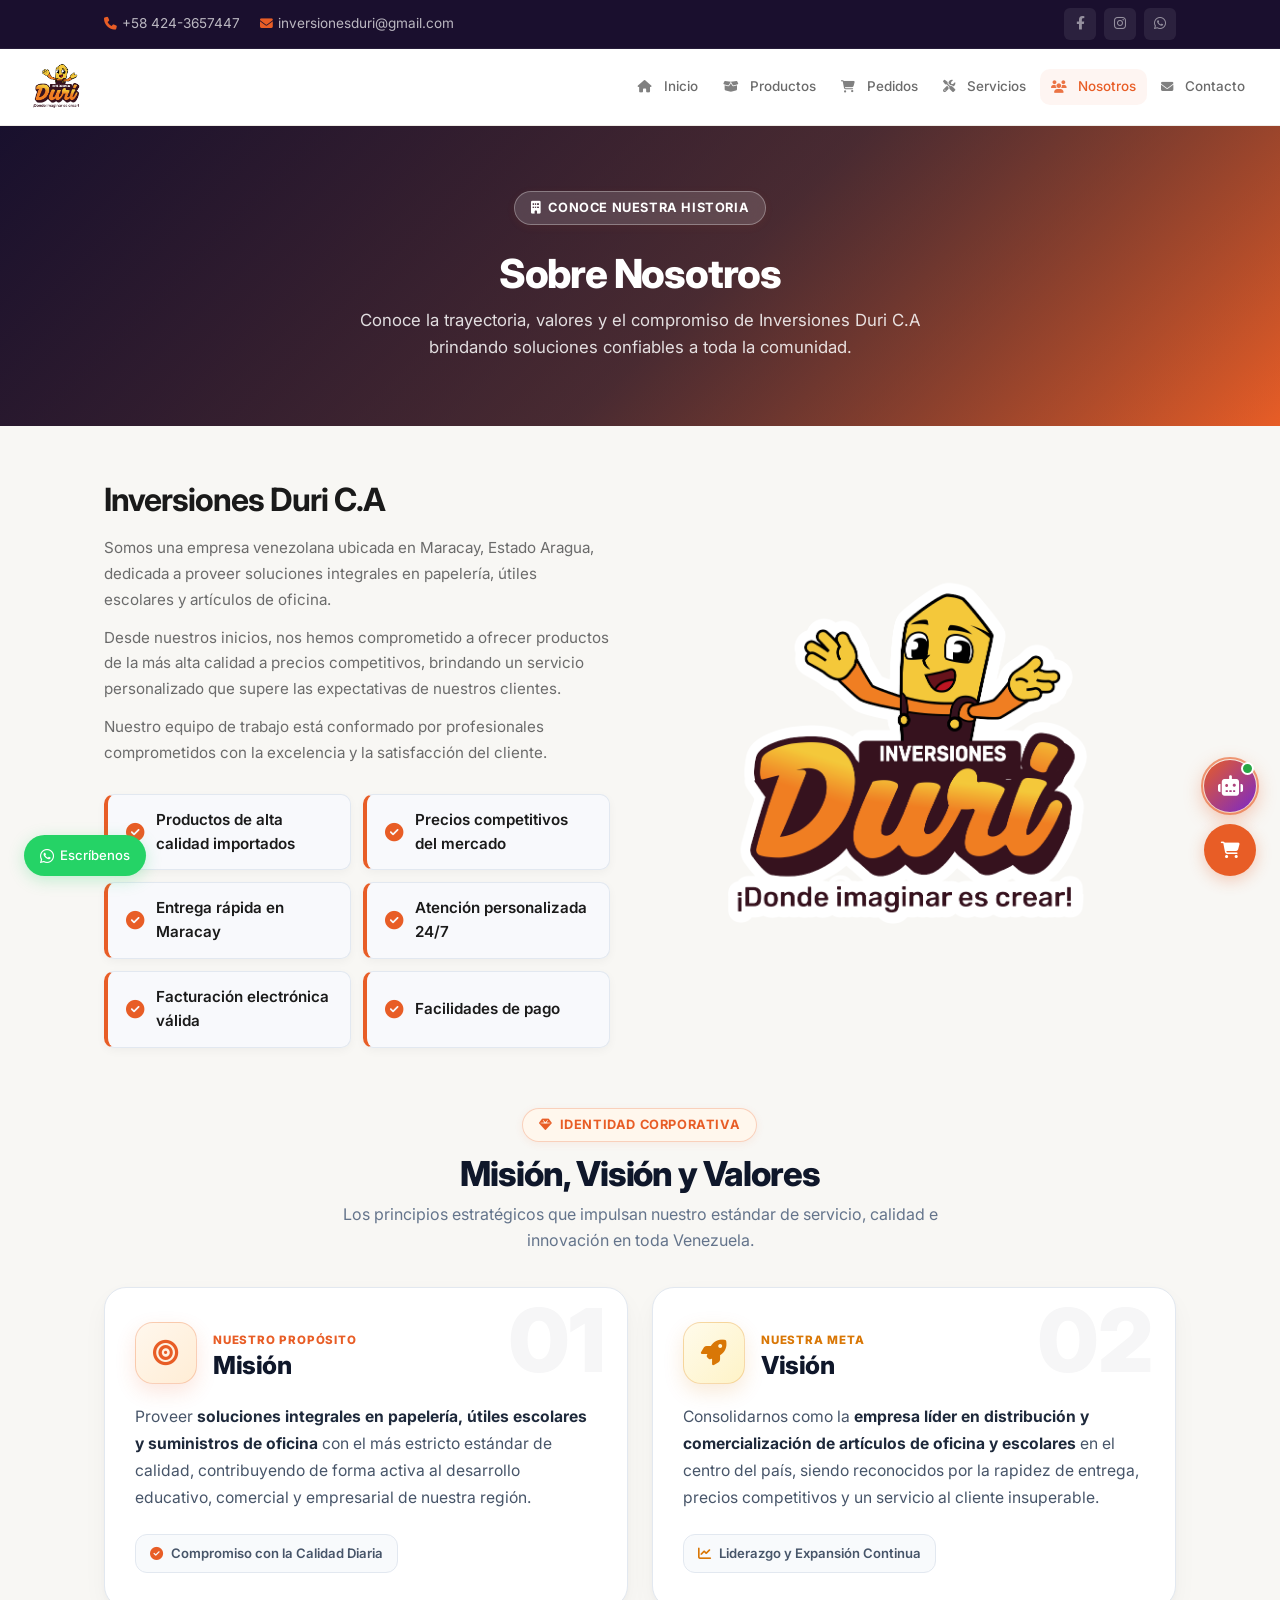
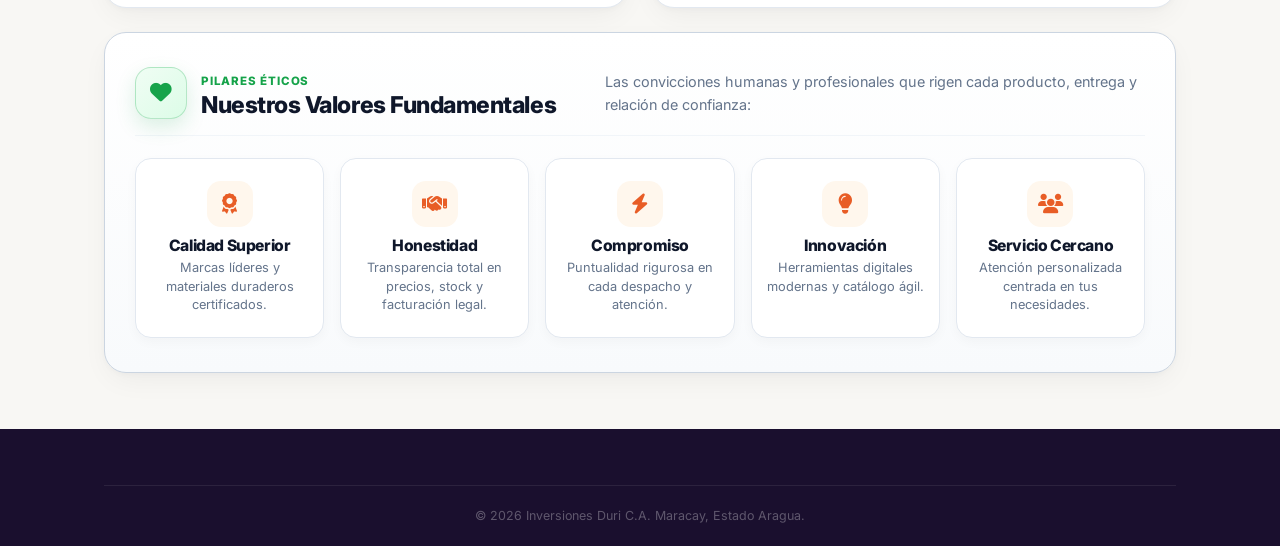
<file: pages/nosotros.html>
<!DOCTYPE html>
<html lang="es">
<head>
    <meta charset="UTF-8">
    <meta name="viewport" content="width=device-width, initial-scale=1.0">
    <title>Nosotros - Inversiones Duri C.A</title>
    <link rel="icon" type="image/png" href="../img/logo-duri.png">
    <link rel="preconnect" href="https://fonts.googleapis.com">
    <link rel="preconnect" href="https://fonts.gstatic.com" crossorigin>
    <link href="https://fonts.googleapis.com/css2?family=Inter:wght@300;400;500;600;700;800&display=swap" rel="stylesheet">
    <link rel="stylesheet" href="../css/all.min.css">
    <link rel="stylesheet" href="../css/styles.css?v=121.0">
    <link rel="manifest" href="../manifest.json">
    <meta name="theme-color" content="#e85d26">
    <meta name="mobile-web-app-capable" content="yes">
    <meta name="apple-mobile-web-app-capable" content="yes">
    <meta name="apple-mobile-web-app-status-bar-style" content="black-translucent">
    <meta name="apple-mobile-web-app-title" content="Inversiones Duri">
    <link rel="apple-touch-icon" href="../img/icon-192.png">
</head>
<body>
    <!-- Top Bar -->
    <div class="top-bar">
        <div class="container">
            <div class="top-bar-left">
                <a href="tel:+584243657447"><i class="fas fa-phone"></i> +58 424-3657447</a>
                <a href="mailto:inversionesduri@gmail.com"><i class="fas fa-envelope"></i> inversionesduri@gmail.com</a>
            </div>
            <div class="top-bar-right">
                <a href="https://www.facebook.com/InversionesDuri?locale=es_LA" target="_blank" rel="noopener noreferrer" title="Facebook"><i class="fab fa-facebook-f"></i></a>
                <a href="https://www.instagram.com/inversionesdurica/" target="_blank" rel="noopener noreferrer" title="Instagram"><i class="fab fa-instagram"></i></a>
                <a href="https://wa.me/584243657447?text=Hola%20Inversiones%20Duri%2C%20quisiera%20m%C3%A1s%20informaci%C3%B3n" target="_blank" rel="noopener noreferrer" title="WhatsApp"><i class="fab fa-whatsapp"></i></a>
            </div>
        </div>
    </div>
    <nav class="navbar">
        <div class="nav-container">
            <a href="../index.html?v=15.0" class="nav-logo"><img src="../img/logo-duri.png" alt="Duri"><span>Duri</span></a>
            <ul class="nav-menu" id="navMenu">
                <li><a href="../index.html?v=15.0" class="nav-link"><i class="fas fa-home" style="margin-right:6px; opacity:0.85;"></i> Inicio</a></li>
                <li><a href="productos.html?v=15.0" class="nav-link"><i class="fas fa-box-open" style="margin-right:6px; opacity:0.85;"></i> Productos</a></li>
                <li><a href="pedidos.html?v=15.0" class="nav-link"><i class="fas fa-shopping-cart" style="margin-right:6px; opacity:0.85;"></i> Pedidos</a></li>
                <li><a href="servicios.html?v=15.0" class="nav-link"><i class="fas fa-tools" style="margin-right:6px; opacity:0.85;"></i> Servicios</a></li>
                <li><a href="nosotros.html?v=15.0" class="nav-link active"><i class="fas fa-users" style="margin-right:6px; opacity:0.85;"></i> Nosotros</a></li>
                <li><a href="contacto.html?v=15.0" class="nav-link"><i class="fas fa-envelope" style="margin-right:6px; opacity:0.85;"></i> Contacto</a></li>
            </ul>
            <button class="nav-toggle" id="navToggle" type="button" aria-label="Abrir menú"><i class="fas fa-bars"></i></button>
        </div>
    </nav>

    <section class="page-hero page-hero-servicios">
        <div class="page-hero-overlay"></div>
        <div class="container" style="position:relative; z-index:2; text-align:center; padding:65px 20px;">
            <span class="pilar-hero-badge" style="background:rgba(255,255,255,0.15); color:#ffffff; border-color:rgba(255,255,255,0.3); backdrop-filter:blur(8px); margin-bottom:14px;">
                <i class="fas fa-building"></i> Conoce Nuestra Historia
            </span>
            <h1 style="color:#ffffff; font-size:2.5rem; font-weight:800; margin:12px 0 10px; letter-spacing:-0.03em;">Sobre Nosotros</h1>
            <p style="color:rgba(255,255,255,0.85); font-size:1.05rem; max-width:620px; margin:0 auto; line-height:1.6;">
                Conoce la trayectoria, valores y el compromiso de Inversiones Duri C.A brindando soluciones confiables a toda la comunidad.
            </p>
        </div>
    </section>

    <section class="page-content">
        <div class="container">
            <div class="about-grid">
                <div class="about-text">
                    <h2>Inversiones Duri C.A</h2>
                    <p>Somos una empresa venezolana ubicada en Maracay, Estado Aragua, dedicada a proveer soluciones integrales en papelería, útiles escolares y artículos de oficina.</p>
                    <p>Desde nuestros inicios, nos hemos comprometido a ofrecer productos de la más alta calidad a precios competitivos, brindando un servicio personalizado que supere las expectativas de nuestros clientes.</p>
                    <p>Nuestro equipo de trabajo está conformado por profesionales comprometidos con la excelencia y la satisfacción del cliente.</p>
                    <ul class="about-list">
                        <li><i class="fas fa-check-circle"></i> Productos de alta calidad importados</li>
                        <li><i class="fas fa-check-circle"></i> Precios competitivos del mercado</li>
                        <li><i class="fas fa-check-circle"></i> Entrega rápida en Maracay</li>
                        <li><i class="fas fa-check-circle"></i> Atención personalizada 24/7</li>
                        <li><i class="fas fa-check-circle"></i> Facturación electrónica válida</li>
                        <li><i class="fas fa-check-circle"></i> Facilidades de pago</li>
                    </ul>
                </div>
                <div class="about-image">
                    <img src="../img/logo-duri.png" alt="Inversiones Duri">
                </div>
            </div>

            <div class="pilares-section-wrap" style="margin-top:60px">
                <div class="section-header text-center" style="margin-bottom:34px;">
                    <span class="pilar-hero-badge"><i class="fas fa-gem"></i> Identidad Corporativa</span>
                    <h2 style="font-size:2.15rem; font-weight:800; color:#0f172a; margin:12px 0 8px; letter-spacing:-0.03em;">Misión, Visión y Valores</h2>
                    <p style="color:#64748b; font-size:1rem; max-width:620px; margin:0 auto; line-height:1.6;">Los principios estratégicos que impulsan nuestro estándar de servicio, calidad e innovación en toda Venezuela.</p>
                </div>

                <div class="pilares-bento-grid">
                    <!-- Fila Superior: Misión y Visión en Dual-Column Simétrica -->
                    <div class="pilar-bento-card pilar-card-mision">
                        <div class="pilar-watermark">01</div>
                        <div class="pilar-card-header">
                            <div class="pilar-icon-bubble bubble-orange">
                                <i class="fas fa-bullseye"></i>
                            </div>
                            <div>
                                <span class="pilar-mini-label label-orange">Nuestro Propósito</span>
                                <h3>Misión</h3>
                            </div>
                        </div>
                        <p class="pilar-desc">Proveer <strong>soluciones integrales en papelería, útiles escolares y suministros de oficina</strong> con el más estricto estándar de calidad, contribuyendo de forma activa al desarrollo educativo, comercial y empresarial de nuestra región.</p>
                        <div class="pilar-footer-pill">
                            <i class="fas fa-check-circle" style="color:#E85D26;"></i> Compromiso con la Calidad Diaria
                        </div>
                    </div>

                    <div class="pilar-bento-card pilar-card-vision">
                        <div class="pilar-watermark">02</div>
                        <div class="pilar-card-header">
                            <div class="pilar-icon-bubble bubble-amber">
                                <i class="fas fa-rocket"></i>
                            </div>
                            <div>
                                <span class="pilar-mini-label label-amber">Nuestra Meta</span>
                                <h3>Visión</h3>
                            </div>
                        </div>
                        <p class="pilar-desc">Consolidarnos como la <strong>empresa líder en distribución y comercialización de artículos de oficina y escolares</strong> en el centro del país, siendo reconocidos por la rapidez de entrega, precios competitivos y un servicio al cliente insuperable.</p>
                        <div class="pilar-footer-pill">
                            <i class="fas fa-chart-line" style="color:#d97706;"></i> Liderazgo y Expansión Continua
                        </div>
                    </div>

                    <!-- Fila Inferior: Valores Fundamentales (Bento Ancho con Vitrina de 5 Pilares) -->
                    <div class="pilar-bento-card pilar-card-valores">
                        <div class="pilar-card-header-wide">
                            <div style="display:flex; align-items:center; gap:14px;">
                                <div class="pilar-icon-bubble bubble-green">
                                    <i class="fas fa-heart"></i>
                                </div>
                                <div>
                                    <span class="pilar-mini-label label-green">Pilares Éticos</span>
                                    <h3 style="margin:0;">Nuestros Valores Fundamentales</h3>
                                </div>
                            </div>
                            <p style="color:#64748b; font-size:0.9rem; margin:0; max-width:540px;">Las convicciones humanas y profesionales que rigen cada producto, entrega y relación de confianza:</p>
                        </div>

                        <div class="pilar-valores-chips-grid">
                            <div class="valor-chip-item">
                                <div class="valor-chip-icon"><i class="fas fa-award"></i></div>
                                <div class="valor-chip-content">
                                    <h4>Calidad Superior</h4>
                                    <p>Marcas líderes y materiales duraderos certificados.</p>
                                </div>
                            </div>
                            <div class="valor-chip-item">
                                <div class="valor-chip-icon"><i class="fas fa-handshake"></i></div>
                                <div class="valor-chip-content">
                                    <h4>Honestidad</h4>
                                    <p>Transparencia total en precios, stock y facturación legal.</p>
                                </div>
                            </div>
                            <div class="valor-chip-item">
                                <div class="valor-chip-icon"><i class="fas fa-bolt"></i></div>
                                <div class="valor-chip-content">
                                    <h4>Compromiso</h4>
                                    <p>Puntualidad rigurosa en cada despacho y atención.</p>
                                </div>
                            </div>
                            <div class="valor-chip-item">
                                <div class="valor-chip-icon"><i class="fas fa-lightbulb"></i></div>
                                <div class="valor-chip-content">
                                    <h4>Innovación</h4>
                                    <p>Herramientas digitales modernas y catálogo ágil.</p>
                                </div>
                            </div>
                            <div class="valor-chip-item">
                                <div class="valor-chip-icon"><i class="fas fa-users"></i></div>
                                <div class="valor-chip-content">
                                    <h4>Servicio Cercano</h4>
                                    <p>Atención personalizada centrada en tus necesidades.</p>
                                </div>
                            </div>
                        </div>
                    </div>
                </div>
            </div>
        </div>
    </section>

    <footer class="footer">
        <div class="container">
            <div class="footer-bottom">
                <p>&copy; 2026 Inversiones Duri C.A. Maracay, Estado Aragua.</p>
            </div>
        </div>
    </footer>
    <script src="../js/app.js?v=138.0"></script>
</body>
</html>
</file>
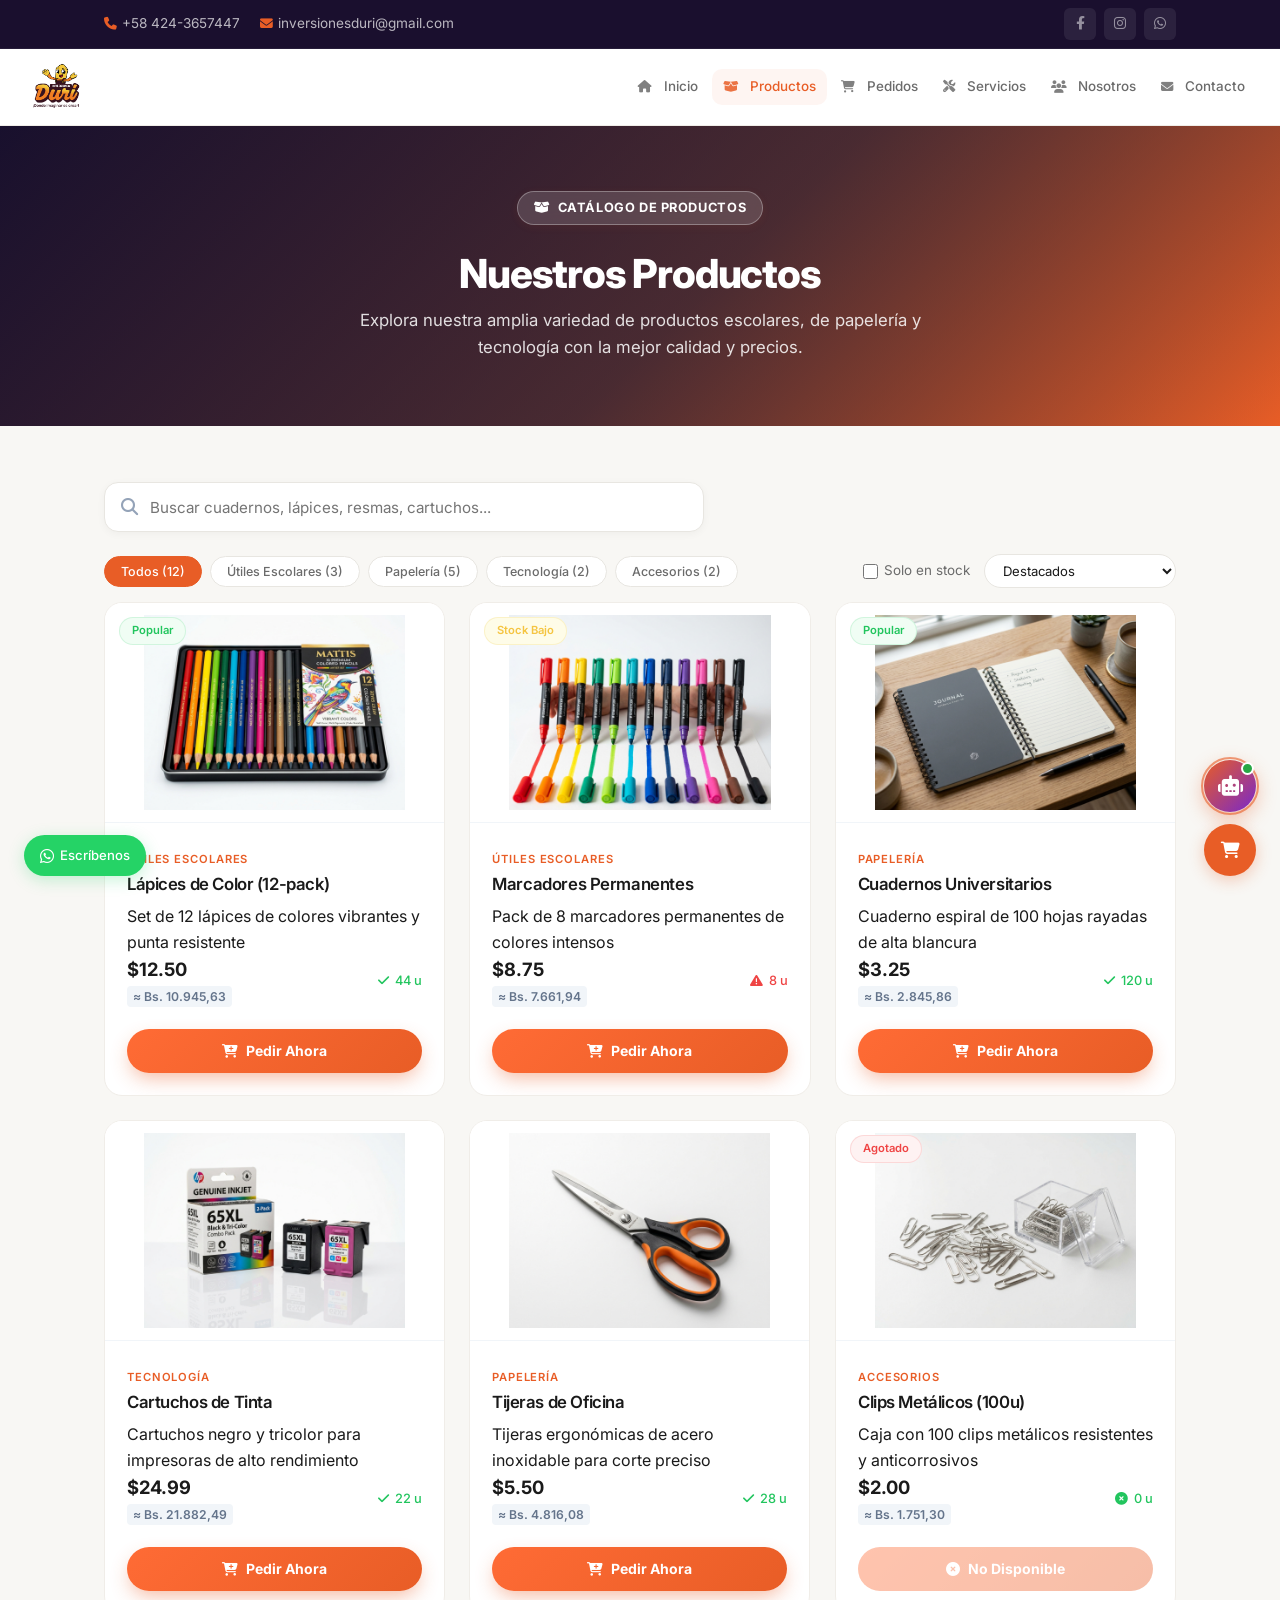
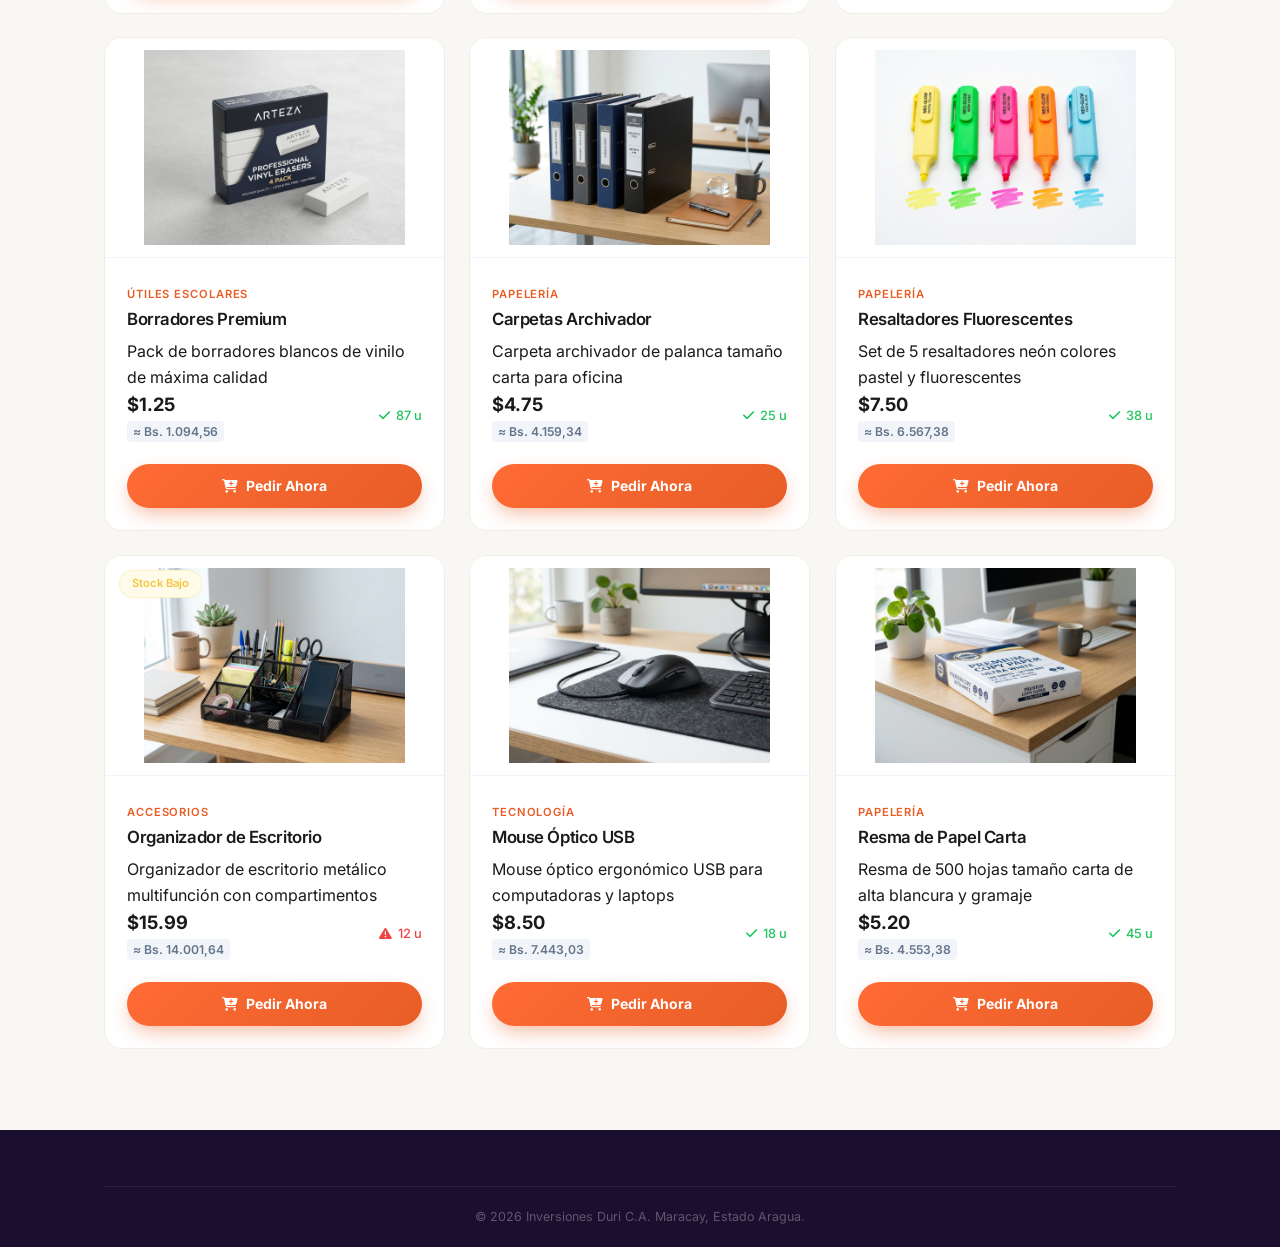
<file: pages/productos.html>
<!DOCTYPE html>
<html lang="es">
<head>
    <meta charset="UTF-8">
    <meta name="viewport" content="width=device-width, initial-scale=1.0">
    <title>Productos - Inversiones Duri C.A</title>
    <link rel="icon" type="image/png" href="../img/logo-duri.png">
    <link rel="preconnect" href="https://fonts.googleapis.com">
    <link rel="preconnect" href="https://fonts.gstatic.com" crossorigin>
    <link href="https://fonts.googleapis.com/css2?family=Inter:wght@300;400;500;600;700;800&display=swap" rel="stylesheet">
    <link rel="stylesheet" href="../css/all.min.css">
    <link rel="stylesheet" href="../css/styles.css?v=121.0">
    <link rel="manifest" href="../manifest.json">
    <meta name="theme-color" content="#e85d26">
    <meta name="mobile-web-app-capable" content="yes">
    <meta name="apple-mobile-web-app-capable" content="yes">
    <meta name="apple-mobile-web-app-status-bar-style" content="black-translucent">
    <meta name="apple-mobile-web-app-title" content="Inversiones Duri">
    <link rel="apple-touch-icon" href="../img/icon-192.png">
</head>
<body data-page="productos">
    <!-- Top Bar -->
    <div class="top-bar">
        <div class="container">
            <div class="top-bar-left">
                <a href="tel:+584243657447"><i class="fas fa-phone"></i> +58 424-3657447</a>
                <a href="mailto:inversionesduri@gmail.com"><i class="fas fa-envelope"></i> inversionesduri@gmail.com</a>
            </div>
            <div class="top-bar-right">
                <a href="https://www.facebook.com/InversionesDuri?locale=es_LA" target="_blank" rel="noopener noreferrer" title="Facebook"><i class="fab fa-facebook-f"></i></a>
                <a href="https://www.instagram.com/inversionesdurica/" target="_blank" rel="noopener noreferrer" title="Instagram"><i class="fab fa-instagram"></i></a>
                <a href="https://wa.me/584243657447?text=Hola%20Inversiones%20Duri%2C%20quisiera%20m%C3%A1s%20informaci%C3%B3n" target="_blank" rel="noopener noreferrer" title="WhatsApp"><i class="fab fa-whatsapp"></i></a>
            </div>
        </div>
    </div>
    <nav class="navbar">
        <div class="nav-container">
            <a href="../index.html?v=15.0" class="nav-logo"><img src="../img/logo-duri.png" alt="Duri"><span>Duri</span></a>
            <ul class="nav-menu" id="navMenu">
                <li><a href="../index.html?v=15.0" class="nav-link"><i class="fas fa-home" style="margin-right:6px; opacity:0.85;"></i> Inicio</a></li>
                <li><a href="productos.html?v=15.0" class="nav-link active"><i class="fas fa-box-open" style="margin-right:6px; opacity:0.85;"></i> Productos</a></li>
                <li><a href="pedidos.html?v=15.0" class="nav-link"><i class="fas fa-shopping-cart" style="margin-right:6px; opacity:0.85;"></i> Pedidos</a></li>
                <li><a href="servicios.html?v=15.0" class="nav-link"><i class="fas fa-tools" style="margin-right:6px; opacity:0.85;"></i> Servicios</a></li>
                <li><a href="nosotros.html?v=15.0" class="nav-link"><i class="fas fa-users" style="margin-right:6px; opacity:0.85;"></i> Nosotros</a></li>
                <li><a href="contacto.html?v=15.0" class="nav-link"><i class="fas fa-envelope" style="margin-right:6px; opacity:0.85;"></i> Contacto</a></li>
            </ul>
            <button class="nav-toggle" id="navToggle" type="button" aria-label="Abrir menú"><i class="fas fa-bars"></i></button>
        </div>
    </nav>

    <section class="page-hero page-hero-servicios">
        <div class="page-hero-overlay"></div>
        <div class="container" style="position:relative; z-index:2; text-align:center; padding:65px 20px;">
            <span class="pilar-hero-badge" style="background:rgba(255,255,255,0.15); color:#ffffff; border-color:rgba(255,255,255,0.3); backdrop-filter:blur(8px); margin-bottom:14px;">
                <i class="fas fa-box-open"></i> Catálogo de Productos
            </span>
            <h1 style="color:#ffffff; font-size:2.5rem; font-weight:800; margin:12px 0 10px; letter-spacing:-0.03em;">Nuestros Productos</h1>
            <p style="color:rgba(255,255,255,0.85); font-size:1.05rem; max-width:620px; margin:0 auto; line-height:1.6;">
                Explora nuestra amplia variedad de productos escolares, de papelería y tecnología con la mejor calidad y precios.
            </p>
        </div>
    </section>

    <section class="page-content">
        <div class="container">
            <!-- Buscador Predictivo en Vivo -->
            <div class="catalog-search-wrap" id="catalogSearchWrap">
                <div class="catalog-search-box">
                    <i class="fas fa-search search-icon"></i>
                    <input type="text" id="catalogSearchInput" class="catalog-search-input" placeholder="Buscar cuadernos, lápices, resmas, cartuchos..." autocomplete="off" oninput="handleCatalogSearchInput(this.value)">
                    <button type="button" id="catalogSearchClear" class="catalog-search-clear" onclick="clearCatalogSearch()">&times;</button>
                </div>
                <div id="catalogPredictiveDropdown" class="catalog-predictive-dropdown"></div>
            </div>

            <!-- Filtros por Categoría, Disponibilidad y Ordenamiento -->
            <div style="display:flex; justify-content:space-between; align-items:center; flex-wrap:wrap; gap:14px; margin-bottom:26px;">
                <div class="filters-bar" style="margin-bottom:0;" id="categoryFilterBar">
                    <button class="filter-btn active" onclick="filterProducts('all',this)">Todos <span id="countAll"></span></button>
                    <button class="filter-btn" onclick="filterProducts('Útiles Escolares',this)">Útiles Escolares <span id="countUtiles"></span></button>
                    <button class="filter-btn" onclick="filterProducts('Papelería',this)">Papelería <span id="countPapeleria"></span></button>
                    <button class="filter-btn" onclick="filterProducts('Tecnología',this)">Tecnología <span id="countTecnologia"></span></button>
                    <button class="filter-btn" onclick="filterProducts('Accesorios',this)">Accesorios <span id="countAccesorios"></span></button>
                </div>

                <div style="display:flex; align-items:center; gap:14px; flex-wrap:wrap;">
                    <label style="display:inline-flex; align-items:center; gap:6px; font-size:0.84rem; color:var(--text-secondary); cursor:pointer; user-select:none;">
                        <input type="checkbox" id="filterInStockOnly" onchange="applyCatalogFilters()" style="cursor:pointer; accent-color:var(--accent); width:15px; height:15px;">
                        <span>Solo en stock</span>
                    </label>
                    <select id="catalogSortSelect" onchange="applyCatalogFilters()" style="padding:7px 14px; border-radius:100px; border:1px solid var(--border); font-size:0.82rem; background:#fff; color:var(--text-primary); cursor:pointer; outline:none; font-family:var(--font);">
                        <option value="featured">Destacados</option>
                        <option value="price_asc">Precio: Menor a Mayor</option>
                        <option value="price_desc">Precio: Mayor a Menor</option>
                        <option value="name_asc">Nombre: A - Z</option>
                    </select>
                </div>
            <!-- Barra exclusiva de Administración para agregar producto -->
            <div id="adminProductBar" style="display:none; justify-content:space-between; align-items:center; margin-bottom:20px; background:#f0fdf4; border:1.5px solid #bbf7d0; padding:12px 18px; border-radius:12px; flex-wrap:wrap; gap:10px;">
                <div style="font-size:0.86rem; color:#166534; font-weight:600; display:flex; align-items:center; gap:8px;">
                    <i class="fas fa-shield-alt"></i> Modo Administrador: Publicación de Artículos
                </div>
                <div style="display:flex; align-items:center; gap:8px; flex-wrap:wrap;">
                    <button type="button" class="btn btn-warning" onclick="abrirModalPapelera()" style="background:linear-gradient(135deg, #d97706, #b45309); color:#fff; border:none; padding:10px 18px; border-radius:10px; font-weight:700; font-size:0.88rem; display:inline-flex; align-items:center; gap:8px; cursor:pointer; box-shadow:0 3px 10px rgba(217,119,6,0.35);" title="Papelera de reciclaje: ver y restaurar productos eliminados">
                        <i class="fas fa-trash-restore"></i> Papelera / Deshacer <span id="trashBadgeProductos" style="background:#fff; color:#b45309; padding:2px 7px; border-radius:100px; font-size:0.75rem; font-weight:800; display:none;">0</span>
                    </button>
                    <button type="button" class="btn btn-primary" onclick="abrirModalImportarExcel()" style="background:linear-gradient(135deg, #0284c7, #0369a1); color:#fff; border:none; padding:10px 18px; border-radius:10px; font-weight:700; font-size:0.88rem; display:inline-flex; align-items:center; gap:8px; cursor:pointer; box-shadow:0 3px 10px rgba(2,132,199,0.35);" title="Cargar lote masivo desde archivo Excel (.xlsx) o CSV">
                        <i class="fas fa-file-import"></i> Importar Excel / CSV
                    </button>
                    <button type="button" class="btn btn-primary" onclick="abrirModalCrearProducto()" style="background:linear-gradient(135deg, #16a34a, #15803d); color:#fff; border:none; padding:10px 18px; border-radius:10px; font-weight:700; font-size:0.88rem; display:inline-flex; align-items:center; gap:8px; cursor:pointer; box-shadow:0 3px 10px rgba(22,163,74,0.35);">
                        <i class="fas fa-plus-circle"></i> Agregar Nuevo Producto
                    </button>
                </div>
            </div>

            <div class="products-grid" id="productsGrid">
                <!-- Skeletons se cargan dinámicamente -->
            </div>
        </div>
    </section>

    <footer class="footer">
        <div class="container">
            <div class="footer-bottom">
                <p>&copy; 2026 Inversiones Duri C.A. Maracay, Estado Aragua.</p>
            </div>
        </div>
    </footer>
    <script src="../js/app.js?v=138.0"></script>
</body>
</html>
</file>
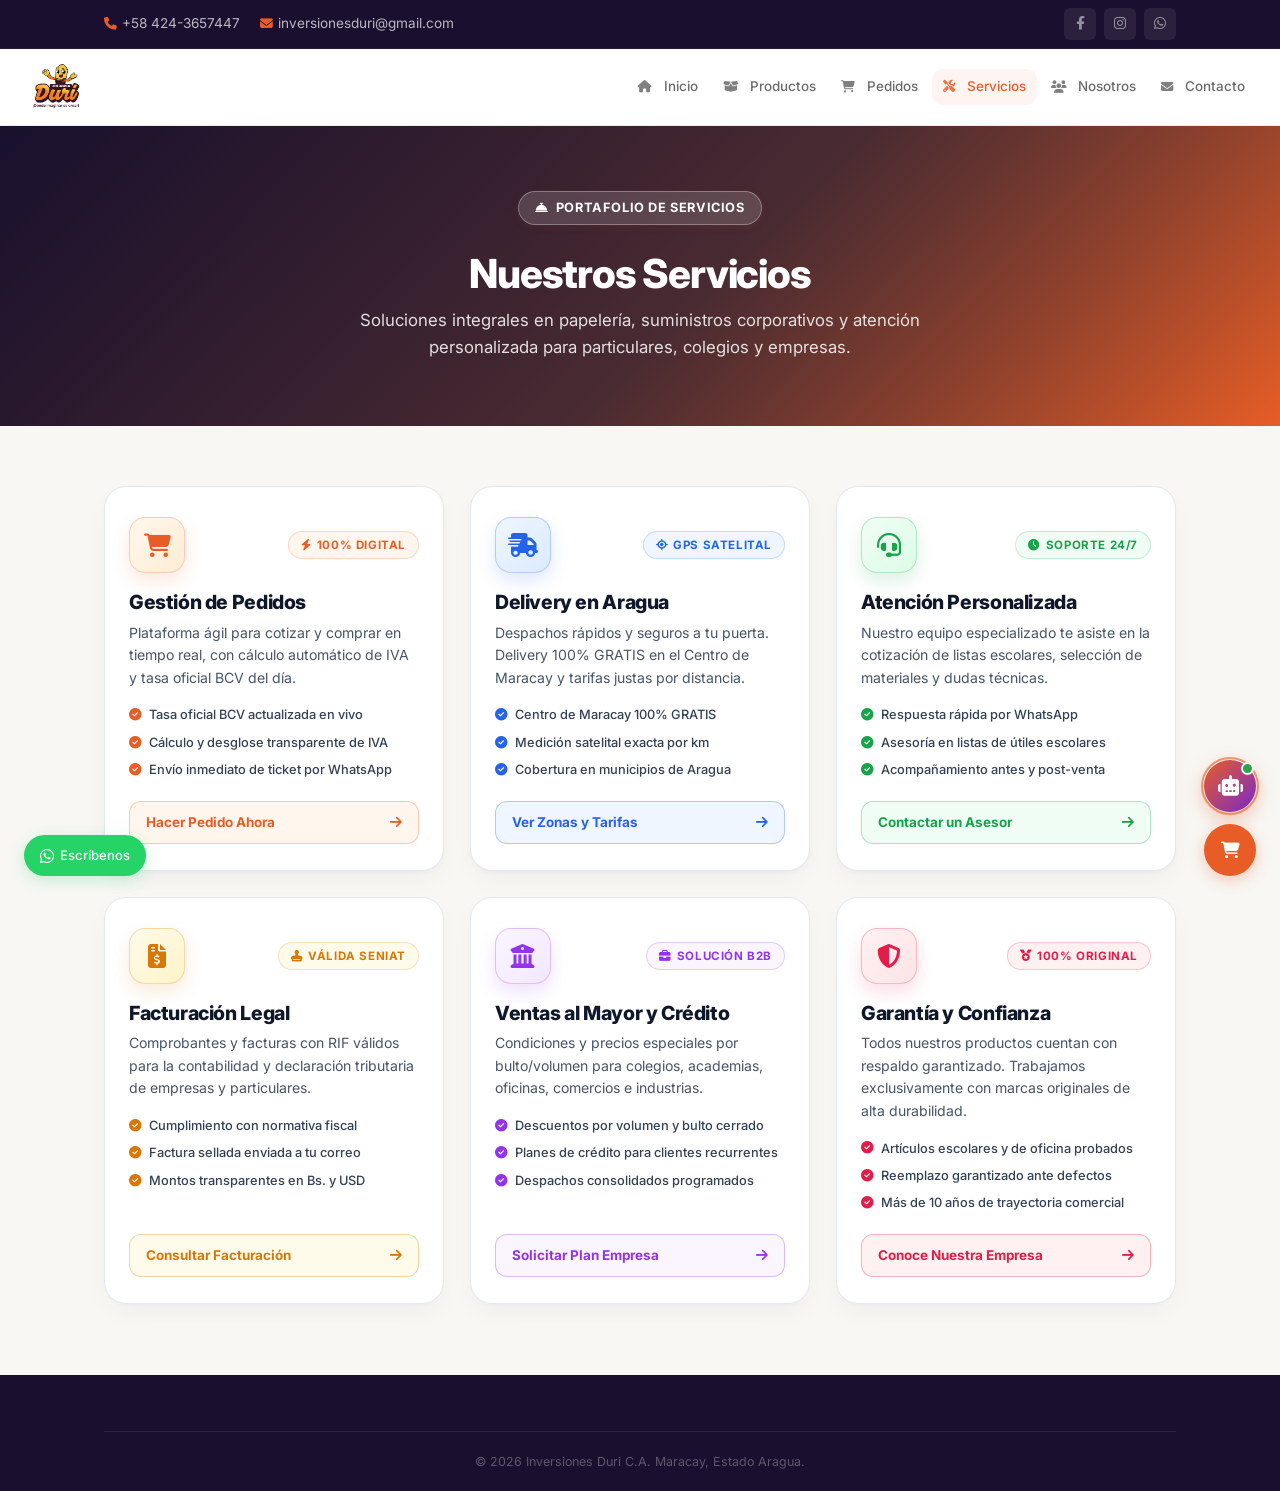
<file: pages/servicios.html>
<!DOCTYPE html>
<html lang="es">
<head>
    <meta charset="UTF-8">
    <meta name="viewport" content="width=device-width, initial-scale=1.0">
    <title>Servicios - Inversiones Duri C.A</title>
    <link rel="icon" type="image/png" href="../img/logo-duri.png">
    <link rel="preconnect" href="https://fonts.googleapis.com">
    <link rel="preconnect" href="https://fonts.gstatic.com" crossorigin>
    <link href="https://fonts.googleapis.com/css2?family=Inter:wght@300;400;500;600;700;800&display=swap" rel="stylesheet">
    <link rel="stylesheet" href="../css/all.min.css">
    <link rel="stylesheet" href="../css/styles.css?v=121.0">
    <link rel="manifest" href="../manifest.json">
    <meta name="theme-color" content="#e85d26">
    <meta name="mobile-web-app-capable" content="yes">
    <meta name="apple-mobile-web-app-capable" content="yes">
    <meta name="apple-mobile-web-app-status-bar-style" content="black-translucent">
    <meta name="apple-mobile-web-app-title" content="Inversiones Duri">
    <link rel="apple-touch-icon" href="../img/icon-192.png">
</head>
<body>
    <!-- Top Bar -->
    <div class="top-bar">
        <div class="container">
            <div class="top-bar-left">
                <a href="tel:+584243657447"><i class="fas fa-phone"></i> +58 424-3657447</a>
                <a href="mailto:inversionesduri@gmail.com"><i class="fas fa-envelope"></i> inversionesduri@gmail.com</a>
            </div>
            <div class="top-bar-right">
                <a href="https://www.facebook.com/InversionesDuri?locale=es_LA" target="_blank" rel="noopener noreferrer" title="Facebook"><i class="fab fa-facebook-f"></i></a>
                <a href="https://www.instagram.com/inversionesdurica/" target="_blank" rel="noopener noreferrer" title="Instagram"><i class="fab fa-instagram"></i></a>
                <a href="https://wa.me/584243657447?text=Hola%20Inversiones%20Duri%2C%20quisiera%20m%C3%A1s%20informaci%C3%B3n" target="_blank" rel="noopener noreferrer" title="WhatsApp"><i class="fab fa-whatsapp"></i></a>
            </div>
        </div>
    </div>
    <nav class="navbar">
        <div class="nav-container">
            <a href="../index.html?v=15.0" class="nav-logo"><img src="../img/logo-duri.png" alt="Duri"><span>Duri</span></a>
            <ul class="nav-menu" id="navMenu">
                <li><a href="../index.html?v=15.0" class="nav-link"><i class="fas fa-home" style="margin-right:6px; opacity:0.85;"></i> Inicio</a></li>
                <li><a href="productos.html?v=15.0" class="nav-link"><i class="fas fa-box-open" style="margin-right:6px; opacity:0.85;"></i> Productos</a></li>
                <li><a href="pedidos.html?v=15.0" class="nav-link"><i class="fas fa-shopping-cart" style="margin-right:6px; opacity:0.85;"></i> Pedidos</a></li>
                <li><a href="servicios.html?v=15.0" class="nav-link active"><i class="fas fa-tools" style="margin-right:6px; opacity:0.85;"></i> Servicios</a></li>
                <li><a href="nosotros.html?v=15.0" class="nav-link"><i class="fas fa-users" style="margin-right:6px; opacity:0.85;"></i> Nosotros</a></li>
                <li><a href="contacto.html?v=15.0" class="nav-link"><i class="fas fa-envelope" style="margin-right:6px; opacity:0.85;"></i> Contacto</a></li>
            </ul>
            <button class="nav-toggle" id="navToggle" type="button" aria-label="Abrir menú"><i class="fas fa-bars"></i></button>
        </div>
    </nav>

    <section class="page-hero page-hero-servicios">
        <div class="page-hero-overlay"></div>
        <div class="container" style="position:relative; z-index:2; text-align:center; padding:65px 20px;">
            <span class="pilar-hero-badge" style="background:rgba(255,255,255,0.15); color:#ffffff; border-color:rgba(255,255,255,0.3); backdrop-filter:blur(8px); margin-bottom:14px;">
                <i class="fas fa-concierge-bell"></i> Portafolio de Servicios
            </span>
            <h1 style="color:#ffffff; font-size:2.5rem; font-weight:800; margin:12px 0 10px; letter-spacing:-0.03em;">Nuestros Servicios</h1>
            <p style="color:rgba(255,255,255,0.85); font-size:1.05rem; max-width:620px; margin:0 auto; line-height:1.6;">
                Soluciones integrales en papelería, suministros corporativos y atención personalizada para particulares, colegios y empresas.
            </p>
        </div>
    </section>

    <section class="page-content" style="padding:50px 0 70px;">
        <div class="container">
            <div class="services-grid">
                <!-- 1. Gestión de Pedidos Online -->
                <div class="service-card">
                    <div class="service-card-top">
                        <div class="service-icon-wrap icon-orange">
                            <i class="fas fa-cart-shopping"></i>
                        </div>
                        <span class="service-badge badge-orange"><i class="fas fa-bolt"></i> 100% Digital</span>
                    </div>
                    <h3>Gestión de Pedidos</h3>
                    <p>Plataforma ágil para cotizar y comprar en tiempo real, con cálculo automático de IVA y tasa oficial BCV del día.</p>
                    <ul class="service-benefits-list">
                        <li><i class="fas fa-check-circle" style="color:#E85D26;"></i> Tasa oficial BCV actualizada en vivo</li>
                        <li><i class="fas fa-check-circle" style="color:#E85D26;"></i> Cálculo y desglose transparente de IVA</li>
                        <li><i class="fas fa-check-circle" style="color:#E85D26;"></i> Envío inmediato de ticket por WhatsApp</li>
                    </ul>
                    <a href="pedidos.html" class="service-action-btn btn-card-orange">
                        <span>Hacer Pedido Ahora</span>
                        <i class="fas fa-arrow-right"></i>
                    </a>
                </div>

                <!-- 2. Entrega a Domicilio Satelital -->
                <div class="service-card">
                    <div class="service-card-top">
                        <div class="service-icon-wrap icon-blue">
                            <i class="fas fa-truck-fast"></i>
                        </div>
                        <span class="service-badge badge-blue"><i class="fas fa-location-crosshairs"></i> GPS Satelital</span>
                    </div>
                    <h3>Delivery en Aragua</h3>
                    <p>Despachos rápidos y seguros a tu puerta. Delivery 100% GRATIS en el Centro de Maracay y tarifas justas por distancia.</p>
                    <ul class="service-benefits-list">
                        <li><i class="fas fa-check-circle" style="color:#2563eb;"></i> Centro de Maracay 100% GRATIS</li>
                        <li><i class="fas fa-check-circle" style="color:#2563eb;"></i> Medición satelital exacta por km</li>
                        <li><i class="fas fa-check-circle" style="color:#2563eb;"></i> Cobertura en municipios de Aragua</li>
                    </ul>
                    <a href="pedidos.html" class="service-action-btn btn-card-blue">
                        <span>Ver Zonas y Tarifas</span>
                        <i class="fas fa-arrow-right"></i>
                    </a>
                </div>

                <!-- 3. Asesoría y Soporte 24/7 -->
                <div class="service-card">
                    <div class="service-card-top">
                        <div class="service-icon-wrap icon-green">
                            <i class="fas fa-headset"></i>
                        </div>
                        <span class="service-badge badge-green"><i class="fas fa-clock"></i> Soporte 24/7</span>
                    </div>
                    <h3>Atención Personalizada</h3>
                    <p>Nuestro equipo especializado te asiste en la cotización de listas escolares, selección de materiales y dudas técnicas.</p>
                    <ul class="service-benefits-list">
                        <li><i class="fas fa-check-circle" style="color:#16a34a;"></i> Respuesta rápida por WhatsApp</li>
                        <li><i class="fas fa-check-circle" style="color:#16a34a;"></i> Asesoría en listas de útiles escolares</li>
                        <li><i class="fas fa-check-circle" style="color:#16a34a;"></i> Acompañamiento antes y post-venta</li>
                    </ul>
                    <a href="contacto.html" class="service-action-btn btn-card-green">
                        <span>Contactar un Asesor</span>
                        <i class="fas fa-arrow-right"></i>
                    </a>
                </div>

                <!-- 4. Facturación Electrónica Fiscal -->
                <div class="service-card">
                    <div class="service-card-top">
                        <div class="service-icon-wrap icon-amber">
                            <i class="fas fa-file-invoice-dollar"></i>
                        </div>
                        <span class="service-badge badge-amber"><i class="fas fa-stamp"></i> Válida SENIAT</span>
                    </div>
                    <h3>Facturación Legal</h3>
                    <p>Comprobantes y facturas con RIF válidos para la contabilidad y declaración tributaria de empresas y particulares.</p>
                    <ul class="service-benefits-list">
                        <li><i class="fas fa-check-circle" style="color:#d97706;"></i> Cumplimiento con normativa fiscal</li>
                        <li><i class="fas fa-check-circle" style="color:#d97706;"></i> Factura sellada enviada a tu correo</li>
                        <li><i class="fas fa-check-circle" style="color:#d97706;"></i> Montos transparentes en Bs. y USD</li>
                    </ul>
                    <a href="contacto.html" class="service-action-btn btn-card-amber">
                        <span>Consultar Facturación</span>
                        <i class="fas fa-arrow-right"></i>
                    </a>
                </div>

                <!-- 5. Crédito y Venta Mayorista -->
                <div class="service-card">
                    <div class="service-card-top">
                        <div class="service-icon-wrap icon-purple">
                            <i class="fas fa-building-columns"></i>
                        </div>
                        <span class="service-badge badge-purple"><i class="fas fa-briefcase"></i> Solución B2B</span>
                    </div>
                    <h3>Ventas al Mayor y Crédito</h3>
                    <p>Condiciones y precios especiales por bulto/volumen para colegios, academias, oficinas, comercios e industrias.</p>
                    <ul class="service-benefits-list">
                        <li><i class="fas fa-check-circle" style="color:#9333ea;"></i> Descuentos por volumen y bulto cerrado</li>
                        <li><i class="fas fa-check-circle" style="color:#9333ea;"></i> Planes de crédito para clientes recurrentes</li>
                        <li><i class="fas fa-check-circle" style="color:#9333ea;"></i> Despachos consolidados programados</li>
                    </ul>
                    <a href="contacto.html" class="service-action-btn btn-card-purple">
                        <span>Solicitar Plan Empresa</span>
                        <i class="fas fa-arrow-right"></i>
                    </a>
                </div>

                <!-- 6. Garantía de Calidad Certificada -->
                <div class="service-card">
                    <div class="service-card-top">
                        <div class="service-icon-wrap icon-rose">
                            <i class="fas fa-shield-halved"></i>
                        </div>
                        <span class="service-badge badge-rose"><i class="fas fa-medal"></i> 100% Original</span>
                    </div>
                    <h3>Garantía y Confianza</h3>
                    <p>Todos nuestros productos cuentan con respaldo garantizado. Trabajamos exclusivamente con marcas originales de alta durabilidad.</p>
                    <ul class="service-benefits-list">
                        <li><i class="fas fa-check-circle" style="color:#e11d48;"></i> Artículos escolares y de oficina probados</li>
                        <li><i class="fas fa-check-circle" style="color:#e11d48;"></i> Reemplazo garantizado ante defectos</li>
                        <li><i class="fas fa-check-circle" style="color:#e11d48;"></i> Más de 10 años de trayectoria comercial</li>
                    </ul>
                    <a href="nosotros.html" class="service-action-btn btn-card-rose">
                        <span>Conoce Nuestra Empresa</span>
                        <i class="fas fa-arrow-right"></i>
                    </a>
                </div>
            </div>
        </div>
    </section>

    <footer class="footer">
        <div class="container">
            <div class="footer-bottom">
                <p>&copy; 2026 Inversiones Duri C.A. Maracay, Estado Aragua.</p>
            </div>
        </div>
    </footer>
    <script src="../js/app.js?v=138.0"></script>
</body>
</html>
</file>
<file: css/styles.css>
/* Eliminación total de scrollbar lateral manteniendo sticky navbar funcional */
html {
    overflow-x: clip;
    scrollbar-width: none !important;
    -ms-overflow-style: none !important;
}
body {
    overflow-x: clip;
    scrollbar-width: none !important;
    -ms-overflow-style: none !important;
}
html::-webkit-scrollbar,
body::-webkit-scrollbar {
    display: none !important;
    width: 0 !important;
    height: 0 !important;
}
/* ============================================
   INVERSIONES DURI C.A - Premium Design
   Inspired by modern SaaS + corporate sites
   ============================================ */
@import url('https://fonts.googleapis.com/css2?family=Inter:wght@300;400;500;600;700;800;900&display=swap');

:root {
    --white: #FFFFFF;
    --accent: #E85D26;
    --accent-hover: #D4501F;
    --accent-light: #FFF4EF;
    --accent-subtle: rgba(232,93,38,0.06);
    --dark: #1A0F2E;
    --dark-mid: #2D1B4E;
    --dark-brown: #1A0F2E;
    --dark-brown-light: #2D1B4E;
    --orange: #E85D26;
    --cream: #F5EDE3;
    --bg: #F8F7F4;
    --bg-white: #FFFFFF;
    --text-primary: #1A1A1A;
    --text-secondary: #6B6B6B;
    --text-tertiary: #9E9E9E;
    --border: #E8E6E1;
    --border-light: #F0EDE8;
    --yellow: #F5C542;
    --green: #22C55E;
    --green-light: #F0FDF4;
    --red: #EF4444;
    --red-light: #FEF2F2;
    --yellow-light: #FEFCE8;
    --shadow-xs: 0 1px 2px rgba(0,0,0,0.03);
    --shadow-sm: 0 1px 3px rgba(0,0,0,0.04), 0 1px 2px rgba(0,0,0,0.03);
    --shadow-md: 0 4px 12px rgba(0,0,0,0.05);
    --shadow-lg: 0 12px 32px rgba(0,0,0,0.08);
    --shadow-xl: 0 24px 48px rgba(0,0,0,0.12);
    --radius: 14px;
    --radius-sm: 10px;
    --radius-lg: 18px;
    --transition: all 0.25s cubic-bezier(0.4,0,0.2,1);
    --font: 'Inter', -apple-system, BlinkMacSystemFont, sans-serif;
}

* { margin:0; padding:0; box-sizing:border-box; }
html { scroll-behavior:smooth; }
body { font-family:var(--font); color:var(--text-primary); background:var(--bg); line-height:1.6; -webkit-font-smoothing:antialiased; }
h1,h2,h3,h4 { font-weight:700; line-height:1.15; letter-spacing:-0.025em; }
a { text-decoration:none; color:inherit; }
img { max-width:100%; height:auto; }
.container { max-width:1120px; margin:0 auto; padding:0 24px; }
.text-center { text-align:center; }
.mt-4 { margin-top:40px; }

/* ============================================
   TOP BAR
   ============================================ */
.top-bar { background:var(--dark); color:rgba(255,255,255,0.7); padding:8px 0; font-size:0.85rem; border-bottom:1px solid rgba(255,255,255,0.06); }
.top-bar .container { display:flex; justify-content:space-between; align-items:center; }
.top-bar-left { display:flex; align-items:center; gap:20px; }
.top-bar-left a { display:flex; align-items:center; gap:5px; transition:var(--transition); }
.top-bar-left a:hover { color:var(--accent); }
.top-bar-left i { color:var(--accent); font-size:0.8rem; }
.top-bar-right { display:flex; gap:8px; }
.top-bar-right a { width:32px; height:32px; background:rgba(255,255,255,0.08); border-radius:6px; display:flex; align-items:center; justify-content:center; color:rgba(255,255,255,0.5); transition:var(--transition); font-size:0.85rem; }
.top-bar-right a:hover { background:var(--accent); color:var(--white); }

/* ============================================
   NAVBAR
   ============================================ */
.navbar { position:sticky; top:0; z-index:1000; padding:0; transition:var(--transition); background:var(--bg-white); border-bottom:1px solid var(--border-light); }
.navbar.scrolled { box-shadow:var(--shadow-sm); }
.nav-container { max-width:1360px; margin:0 auto; padding:0 24px; display:flex; align-items:center; justify-content:space-between; height:76px; gap:16px; }
.nav-logo { display:inline-flex; align-items:center; gap:10px; flex-shrink:0 !important; min-width:max-content; text-decoration:none; z-index:10; }
.nav-logo img { height:52px; width:auto; max-height:52px; display:block; object-fit:contain; flex-shrink:0 !important; }
.nav-logo span { display:none; }
.nav-menu { display:flex; list-style:none; gap:3px; align-items:center; margin:0; padding:0; }
.nav-link { display:inline-flex; align-items:center; gap:6px; padding:7px 11px; border-radius:var(--radius-sm); font-weight:500; font-size:0.84rem; color:var(--text-secondary); transition:var(--transition); white-space:nowrap; }
.nav-link i { display:inline-block !important; font-size:0.92em !important; opacity:0.85; transition:var(--transition); vertical-align:middle; line-height:1; }
.nav-link:hover { color:var(--text-primary); background:rgba(0,0,0,0.03); }
.nav-link:hover i { opacity:1; color:var(--accent); }
.nav-link.active { color:var(--accent); background:var(--accent-subtle); }
.nav-link.active i { opacity:1; color:var(--accent); }
.nav-cta { margin-left:6px; }
.nav-toggle { display:none; background:none; border:none; font-size:1.25rem; color:var(--text-primary); cursor:pointer; padding:8px; border-radius:var(--radius-sm); touch-action:manipulation; -webkit-tap-highlight-color:transparent; }
.nav-toggle i { pointer-events:none; }

/* User Admin Badge & Logout Button in Navbar */
.user-nav-item { list-style:none; display:inline-flex; align-items:center; flex-shrink:0; }
.user-nav-container { display:inline-flex; align-items:center; gap:8px; margin-left:6px; padding:3px 6px 3px 10px; background:#190f2e; border-radius:50px; border:1px solid rgba(255,255,255,0.18); box-shadow:0 4px 12px rgba(0,0,0,0.15); white-space:nowrap; }
.user-badge-mobile-info { display:inline-flex; align-items:center; gap:6px; color:#ffffff; font-size:0.82rem; }
.user-badge-mobile-info .role-tag { font-size:0.68rem; padding:2px 7px; border-radius:6px; font-weight:700; text-transform:uppercase; letter-spacing:0.03em; }
.admin-logout-btn-mobile { display:inline-flex; align-items:center; gap:5px; background:#ef4444; color:#ffffff !important; border:none; border-radius:50px; padding:5px 12px; font-size:0.78rem; font-weight:700; cursor:pointer; box-shadow:0 2px 6px rgba(239,68,68,0.35); transition:all 0.2s ease; line-height:1; white-space:nowrap; }
.admin-logout-btn-mobile:hover { background:#dc2626; transform:translateY(-1px); box-shadow:0 4px 10px rgba(239,68,68,0.45); }

/* ============================================
   HERO - Image background + gradient
   ============================================ */
.hero { min-height:calc(100vh - 115px); display:flex; align-items:center; position:relative; overflow:hidden; background:var(--dark); padding:24px 0 36px; }
.hero-bg { position:absolute; inset:0; background:url('https://images.unsplash.com/photo-1556742049-0cfed4f6a45d?w=1600&q=80') center/cover no-repeat; opacity:0.35; }
.hero-overlay { position:absolute; inset:0; background:linear-gradient(135deg, rgba(26,15,46,0.92) 0%, rgba(26,15,46,0.7) 40%, rgba(232,93,38,0.3) 100%); }
.hero-shapes { position:absolute; inset:0; pointer-events:none; overflow:hidden; }
.shape { position:absolute; border-radius:50%; }
.shape-1 { width:600px; height:600px; background:radial-gradient(circle, rgba(232,93,38,0.15) 0%, transparent 70%); top:-200px; right:-200px; }
.shape-2 { width:400px; height:400px; background:radial-gradient(circle, rgba(245,197,66,0.08) 0%, transparent 70%); bottom:-100px; left:-100px; }
.hero-content { max-width:1120px; margin:0 auto; padding:0 24px; display:flex; align-items:center; gap:60px; position:relative; z-index:2; width:100%; transform:translateY(-13px); }
.hero-text { flex:1; }
.hero-badge { display:inline-flex; align-items:center; gap:6px; background:rgba(232,93,38,0.2); color:var(--accent); padding:6px 14px; border-radius:100px; font-size:0.86rem; font-weight:600; margin-bottom:18px; border:1px solid rgba(232,93,38,0.3); backdrop-filter:blur(8px); }
.hero h1 { font-size:calc(3.7rem + 1px); line-height:1.06; margin-bottom:16px; color:var(--white); letter-spacing:-0.035em; }
.hero h1 .highlight { color:var(--accent); position:relative; }
.hero h1 .highlight::after { content:''; position:absolute; bottom:2px; left:0; right:0; height:4px; background:var(--accent); border-radius:2px; opacity:0.4; }
.hero p { font-size:calc(1.02rem + 1px); color:rgba(255,255,255,0.7); margin-bottom:26px; max-width:480px; line-height:1.65; }
.hero-buttons { display:flex; gap:12px; margin-bottom:36px; flex-wrap:wrap; }
.hero-buttons .btn { justify-content:center; text-align:center; }
.hero-stats { display:flex; gap:16px; }
.stat-item { display:flex; align-items:center; gap:12px; padding:12px 18px; border-radius:var(--radius); background:rgba(255,255,255,0.06); border:1px solid rgba(255,255,255,0.08); backdrop-filter:blur(8px); }
.stat-icon { width:40px; height:40px; background:var(--accent); border-radius:var(--radius-sm); display:flex; align-items:center; justify-content:center; color:var(--white); font-size:0.9rem; }
.stat-icon.yellow { background:var(--yellow); color:var(--dark); }
.stat-icon.brown { background:rgba(255,255,255,0.12); color:rgba(255,255,255,0.8); }
.stat-info strong { display:block; font-size:calc(1.15rem + 1px); font-weight:700; color:var(--white); }
.stat-info span { font-size:calc(0.75rem + 1px); color:rgba(255,255,255,0.5); font-weight:500; }
.hero-image { flex:1; display:flex; justify-content:center; position:relative; }
.hero-image img { width:380px; max-width:100%; position:relative; z-index:1; filter:drop-shadow(0 24px 48px rgba(0,0,0,0.3)); transform:translateY(-3px); }

/* ============================================
   BUTTONS
   ============================================ */
.btn { display:inline-flex; align-items:center; justify-content:center; text-align:center; gap:8px; padding:12px 24px; border-radius:100px; font-family:var(--font); font-weight:600; font-size:0.875rem; cursor:pointer; transition:all 0.3s cubic-bezier(0.16, 1, 0.3, 1); border:none; line-height:1.4; text-decoration:none; }
.btn-lg { padding:15px 34px; font-size:0.98rem; }
.btn-sm { padding:7px 16px; font-size:0.8rem; }
.btn-primary { 
    background: linear-gradient(135deg, #FF6B35 0%, #E85D26 100%); 
    color: var(--white) !important; 
    box-shadow: 0 8px 20px -4px rgba(232, 93, 38, 0.45); 
    font-weight: 700;
}
.btn-primary:hover { 
    background: linear-gradient(135deg, #FF7E47 0%, #D84F1A 100%); 
    box-shadow: 0 14px 28px -4px rgba(232, 93, 38, 0.6), 0 0 20px rgba(232, 93, 38, 0.35); 
    transform: translateY(-3px) scale(1.02); 
}
.btn-primary:active { transform: translateY(-1px) scale(0.98); }

.btn-white { 
    background: #ffffff; 
    color: #1A0F2E !important; 
    border-radius: 100px; 
    font-weight: 700; 
    box-shadow: 0 8px 22px rgba(0, 0, 0, 0.12); 
}
.btn-white:hover { 
    background: #ffffff; 
    color: var(--accent) !important; 
    box-shadow: 0 14px 28px rgba(0, 0, 0, 0.18), 0 0 15px rgba(255, 255, 255, 0.6); 
    transform: translateY(-3px) scale(1.02); 
}
.btn-white:active { transform: translateY(-1px) scale(0.98); }

.btn-accent { background:var(--white); color:var(--dark); }
.btn-accent:hover { background:rgba(255,255,255,0.9); transform:translateY(-1px); }
.btn-outline { background:transparent; color:var(--accent); border:2px solid var(--accent); }
.btn-outline:hover { background:var(--accent); color:var(--white); transform:translateY(-2px); box-shadow:0 8px 20px rgba(232,93,38,0.3); }
.btn-dark { background:var(--dark); color:var(--white); }
.btn-dark:hover { background:var(--dark-mid); transform:translateY(-1px); }
.btn-block { width:100%; justify-content:center; }
.btn:disabled { opacity:0.4; cursor:not-allowed; transform:none !important; box-shadow:none !important; }

/* ============================================
   ICONS ROW (Efecto "Features Ribbon" estilo ABDO77)
   ============================================ */
.icons-row { 
    background: linear-gradient(90deg, #101432 0%, #1e143f 40%, #581c2f 75%, #e85d26 100%); 
    padding: 38px 0; 
    position: relative;
    box-shadow: inset 0 2px 10px rgba(0,0,0,0.25), 0 10px 25px -5px rgba(16,20,50,0.3);
    border-top: 1px solid rgba(255,255,255,0.1);
    border-bottom: 1px solid rgba(255,255,255,0.08);
}
.icons-grid { display:flex; justify-content:center; gap:40px; flex-wrap:wrap; }
.icon-item { 
    display:flex; 
    flex-direction:column; 
    align-items:center; 
    text-align:center; 
    gap:10px; 
    transition: all 0.35s cubic-bezier(0.16, 1, 0.3, 1); 
    cursor: default;
}
.icon-item:hover { transform: translateY(-4px); }
.icon-circle { 
    width: 72px; 
    height: 72px; 
    border-radius: 50%; 
    background: #ffffff; 
    display: flex; 
    align-items: center; 
    justify-content: center; 
    font-size: 1.65rem; 
    color: #1e143f; 
    transition: transform 0.4s cubic-bezier(0.34, 1.56, 0.64, 1), box-shadow 0.4s ease, color 0.3s ease; 
    border: 3px solid rgba(255,255,255,0.4); 
    margin: 0 auto; 
    box-shadow: 0 10px 22px rgba(0,0,0,0.25);
}
.icon-item:hover .icon-circle { 
    background: #ffffff; 
    color: var(--accent); 
    border-color: #ffffff; 
    transform: scale(1.15) translateY(-4px); 
    box-shadow: 0 16px 32px rgba(0,0,0,0.35), 0 0 25px rgba(232,93,38,0.5); 
}
.icon-item span { 
    font-size: 0.88rem; 
    font-weight: 700; 
    color: #ffffff !important; 
    text-align: center; 
    display: block; 
    width: 100%; 
    line-height: 1.35; 
    text-shadow: 0 2px 4px rgba(0,0,0,0.35);
    transition: color 0.3s ease, transform 0.3s ease;
}
.icon-item:hover span {
    color: #ffd8c7 !important;
    transform: translateY(-2px);
}

/* ============================================
   SECTIONS
   ============================================ */
.section { padding:96px 0; }
.section-header { text-align:center; margin-bottom:48px; }
.section-tag { display:inline-flex; align-items:center; gap:6px; background:var(--accent-subtle); color:var(--accent); padding:6px 14px; border-radius:100px; font-size:0.78rem; font-weight:600; margin-bottom:16px; letter-spacing:0.01em; }
.section-header h2 { font-size:2.2rem; margin-bottom:10px; color:var(--text-primary); letter-spacing:-0.03em; }
.section-header p { color:var(--text-secondary); font-size:1rem; max-width:560px; margin:0 auto; }

/* ============================================
   ABOUT (Image + Text side by side con Badge Flotante como ABDO77)
   ============================================ */
.about-section { background:var(--bg-white); }
.about-grid { display:grid; grid-template-columns:1fr 1fr; gap:60px; align-items:center; }
.about-image-wrap { position:relative; }
.about-image-wrap img { 
    width:100%; 
    border-radius:24px; 
    object-fit:cover; 
    height:400px; 
    box-shadow: 0 20px 45px -12px rgba(15, 23, 42, 0.22);
    transition: transform 0.5s cubic-bezier(0.16, 1, 0.3, 1), box-shadow 0.5s ease;
}
.about-image-wrap:hover img {
    transform: scale(1.025);
    box-shadow: 0 28px 55px -12px rgba(15, 23, 42, 0.3);
}
.about-image-badge { 
    position:absolute; 
    bottom:-16px; 
    left:-16px; 
    background: linear-gradient(135deg, #FF6B35 0%, #E85D26 100%); 
    color:var(--white); 
    padding:14px 24px; 
    border-radius:100px; 
    font-weight:800; 
    font-size:0.9rem; 
    box-shadow:0 10px 28px rgba(232,93,38,0.45); 
    border: 3.5px solid #ffffff;
    display: inline-flex;
    align-items: center;
    gap: 8px;
    animation: floatBadgeABDO 3.6s ease-in-out infinite;
    z-index: 2;
}
@keyframes floatBadgeABDO {
    0%, 100% { transform: translateY(0); }
    50% { transform: translateY(-8px); }
}
.about-image-badge i { font-size: 1.05rem; }
.about-text h2 { font-size:2rem; margin-bottom:16px; letter-spacing:-0.03em; }
.about-text p { color:var(--text-secondary); margin-bottom:12px; line-height:1.7; font-size:0.95rem; }
.about-list { list-style:none; margin-top:28px; display:grid; grid-template-columns:1fr 1fr; gap:12px; }
.about-list li { display:flex; align-items:center; gap:12px; padding:13px 18px; font-size:0.95rem; font-weight:600; color:var(--text-primary); background:#f8f9fc; border:1px solid #e2e8f0; border-left:4px solid #E85D26; border-radius:10px; box-shadow:0 3px 10px rgba(0,0,0,0.04); text-align:left; transition:all 0.25s ease; }
.about-list li:hover { transform:translateY(-3px); background:#ffffff; box-shadow:0 8px 18px rgba(0,0,0,0.08); border-color:#cbd5e1; border-left-color:#FF6B35; }
.about-list li i { color:#E85D26; font-size:1.15rem; flex-shrink:0; }

/* ==========================================================
   NUEVA ARQUITECTURA MODERNA BENTO: MISI├ôN, VISI├ôN Y VALORES
   ========================================================== */
.pilar-hero-badge {
    display: inline-flex;
    align-items: center;
    gap: 7px;
    background: #fff7ed;
    color: #E85D26;
    border: 1px solid rgba(232, 93, 38, 0.25);
    padding: 6px 16px;
    border-radius: 50px;
    font-size: 0.8rem;
    font-weight: 700;
    text-transform: uppercase;
    letter-spacing: 0.6px;
    box-shadow: 0 2px 8px rgba(232, 93, 38, 0.08);
}

.pilares-bento-grid {
    display: grid;
    grid-template-columns: repeat(2, 1fr);
    gap: 24px;
    margin-top: 28px;
}

.pilar-bento-card {
    background: #ffffff;
    border-radius: 22px;
    padding: 34px 30px;
    position: relative;
    overflow: hidden;
    border: 1.5px solid #e2e8f0;
    box-shadow: 0 10px 30px -6px rgba(15, 23, 42, 0.06), 0 2px 6px -1px rgba(15, 23, 42, 0.03);
    transition: all 0.35s cubic-bezier(0.16, 1, 0.3, 1);
    display: flex;
    flex-direction: column;
}

.pilar-bento-card:hover {
    transform: translateY(-5px);
    box-shadow: 0 20px 40px -10px rgba(15, 23, 42, 0.12), 0 6px 12px -2px rgba(15, 23, 42, 0.05);
}

/* Marca de Agua sutil de fondo */
.pilar-watermark {
    position: absolute;
    right: 22px;
    top: 8px;
    font-size: 5.5rem;
    font-weight: 900;
    font-family: 'Inter', sans-serif;
    color: #0f172a;
    opacity: 0.035;
    pointer-events: none;
    line-height: 1;
    user-select: none;
}

/* Header de la Tarjeta */
.pilar-card-header {
    display: flex;
    align-items: center;
    gap: 16px;
    margin-bottom: 20px;
}

.pilar-card-header h3 {
    margin: 0;
    font-size: 1.55rem;
    font-weight: 800;
    color: #0f172a;
    letter-spacing: -0.02em;
}

.pilar-mini-label {
    display: inline-block;
    font-size: 0.72rem;
    font-weight: 800;
    text-transform: uppercase;
    letter-spacing: 0.8px;
    margin-bottom: 2px;
}

.label-orange { color: #E85D26; }
.label-amber { color: #d97706; }
.label-green { color: #16a34a; }

/* Burbujas de Icono */
.pilar-icon-bubble {
    width: 62px;
    height: 62px;
    border-radius: 18px;
    display: flex;
    align-items: center;
    justify-content: center;
    font-size: 1.6rem;
    flex-shrink: 0;
    transition: transform 0.3s ease;
}

.pilar-bento-card:hover .pilar-icon-bubble {
    transform: scale(1.08) rotate(3deg);
}

.bubble-orange {
    background: linear-gradient(135deg, #fff7ed 0%, #ffedd5 100%);
    color: #E85D26;
    border: 1.5px solid rgba(232, 93, 38, 0.25);
    box-shadow: 0 8px 20px rgba(232, 93, 38, 0.15);
}

.bubble-amber {
    background: linear-gradient(135deg, #fffbeb 0%, #fef3c7 100%);
    color: #d97706;
    border: 1.5px solid rgba(217, 119, 6, 0.25);
    box-shadow: 0 8px 20px rgba(217, 119, 6, 0.15);
}

.bubble-green {
    width: 52px;
    height: 52px;
    border-radius: 16px;
    font-size: 1.35rem;
    background: linear-gradient(135deg, #f0fdf4 0%, #dcfce7 100%);
    color: #16a34a;
    border: 1.5px solid rgba(22, 163, 74, 0.25);
    box-shadow: 0 8px 20px rgba(22, 163, 74, 0.15);
}

/* Descripci├│n */
.pilar-desc {
    color: #475569;
    font-size: 0.98rem;
    line-height: 1.72;
    margin: 0 0 22px 0;
    flex-grow: 1;
}

.pilar-desc strong {
    color: #1e293b;
    font-weight: 700;
}

/* P├¡ldora inferior de compromiso */
.pilar-footer-pill {
    display: inline-flex;
    align-items: center;
    gap: 8px;
    background: #f8fafc;
    border: 1px solid #e2e8f0;
    padding: 8px 14px;
    border-radius: 12px;
    font-size: 0.82rem;
    font-weight: 600;
    color: #475569;
    width: fit-content;
}

/* Tarjeta Misi├│n */
.pilar-card-mision:hover {
    border-color: rgba(232, 93, 38, 0.45);
}

/* Tarjeta Visi├│n */
.pilar-card-vision:hover {
    border-color: rgba(217, 119, 6, 0.45);
}

/* Tarjeta Ancha de Valores (Colspan 2) */
.pilar-card-valores {
    grid-column: span 2;
    background: linear-gradient(180deg, #ffffff 0%, #f8fafc 100%);
    border-color: #cbd5e1;
}

.pilar-card-valores:hover {
    border-color: rgba(22, 163, 74, 0.4);
}

.pilar-card-header-wide {
    margin-bottom: 22px;
    border-bottom: 1px solid #f1f5f9;
    padding-bottom: 16px;
    display: flex;
    justify-content: space-between;
    align-items: center;
    flex-wrap: wrap;
    gap: 12px;
}

.pilar-card-header-wide h3 {
    font-size: 1.45rem;
    font-weight: 800;
    color: #0f172a;
    letter-spacing: -0.02em;
}

/* Grid de Chips de Valores (5 columnas) */
.pilar-valores-chips-grid {
    display: grid;
    grid-template-columns: repeat(5, 1fr);
    gap: 16px;
}

.valor-chip-item {
    background: #ffffff;
    border: 1px solid #e2e8f0;
    border-radius: 16px;
    padding: 22px 14px;
    text-align: center;
    display: flex;
    flex-direction: column;
    align-items: center;
    gap: 10px;
    transition: all 0.3s ease;
    box-shadow: 0 4px 12px rgba(15, 23, 42, 0.03);
}

.valor-chip-item:hover {
    transform: translateY(-4px);
    border-color: #E85D26;
    box-shadow: 0 12px 24px rgba(232, 93, 38, 0.12);
    background: #fffdfb;
}

.valor-chip-icon {
    width: 46px;
    height: 46px;
    border-radius: 14px;
    display: flex;
    align-items: center;
    justify-content: center;
    font-size: 1.25rem;
    color: #E85D26;
    background: #fff7ed;
    transition: all 0.3s ease;
}

.valor-chip-item:hover .valor-chip-icon {
    background: #E85D26;
    color: #ffffff;
    transform: scale(1.1);
}

.valor-chip-content h4 {
    margin: 0 0 4px 0;
    font-size: 0.98rem;
    font-weight: 800;
    color: #0f172a;
}

.valor-chip-content p {
    margin: 0;
    font-size: 0.8rem;
    color: #64748b;
    line-height: 1.45;
}

/* Responsividad para m├│viles y tablets */
@media (max-width: 992px) {
    .pilar-valores-chips-grid {
        grid-template-columns: repeat(3, 1fr);
    }
}

@media (max-width: 768px) {
    .pilares-bento-grid {
        grid-template-columns: 1fr;
    }
    .pilar-card-valores {
        grid-column: span 1;
    }
    .pilar-valores-chips-grid {
        grid-template-columns: 1fr;
    }
    .valor-chip-item {
        flex-direction: row;
        text-align: left;
        padding: 14px;
        gap: 14px;
    }
    .valor-chip-icon {
        flex-shrink: 0;
    }
}

/* ============================================
   PROCESS STEPS (like ABDO77)
   ============================================ */
.process-section { 
    background: linear-gradient(135deg, #101432 0%, #1a0f2e 45%, #4a1525 80%, #b91c1c 100%); 
    padding: 85px 0; 
    position: relative; 
    overflow: hidden; 
    border-radius: 28px;
    margin: 30px auto;
    max-width: 1360px;
    box-shadow: 0 24px 60px -15px rgba(16, 20, 50, 0.45);
}
.process-section::before { 
    content: ''; 
    position: absolute; 
    width: 600px; 
    height: 600px; 
    background: radial-gradient(circle, rgba(232, 93, 38, 0.18) 0%, transparent 70%); 
    top: -200px; 
    right: -100px; 
    pointer-events: none;
}
.process-header { text-align: center; color: var(--white); margin-bottom: 48px; position: relative; z-index: 1; }
.process-header h2 { font-size: 2.2rem; margin-bottom: 12px; color: var(--white); font-weight: 800; letter-spacing: -0.02em; }
.process-header p { color: rgba(255, 255, 255, 0.85); font-size: 1rem; }
.process-grid { display: grid; grid-template-columns: repeat(3, 1fr); gap: 28px; position: relative; z-index: 1; }
.process-card { 
    background: rgba(255, 255, 255, 0.06); 
    border: 1px solid rgba(255, 255, 255, 0.16); 
    border-radius: 24px; 
    padding: 38px 24px; 
    text-align: center; 
    color: var(--white); 
    box-shadow: 0 16px 36px rgba(0, 0, 0, 0.35); 
    backdrop-filter: blur(14px); 
    -webkit-backdrop-filter: blur(14px);
    transition: transform 0.4s cubic-bezier(0.16, 1, 0.3, 1), box-shadow 0.4s ease, border-color 0.4s ease, background 0.4s ease; 
}
.process-card:hover { 
    transform: translateY(-8px) scale(1.02); 
    border-color: rgba(232, 93, 38, 0.7); 
    background: rgba(255, 255, 255, 0.1); 
    box-shadow: 0 24px 50px rgba(0, 0, 0, 0.5), 0 0 35px rgba(232, 93, 38, 0.35); 
}
.process-number { 
    width: 64px; 
    height: 64px; 
    border-radius: 50%; 
    background: linear-gradient(135deg, #FF6600 0%, #E85D26 100%); 
    color: var(--white); 
    display: flex; 
    align-items: center; 
    justify-content: center; 
    font-size: 1.45rem; 
    font-weight: 800; 
    margin: 0 auto 20px; 
    box-shadow: 0 10px 24px rgba(232, 93, 38, 0.5); 
    border: 3.5px solid rgba(255, 255, 255, 0.3); 
    transition: transform 0.4s cubic-bezier(0.34, 1.56, 0.64, 1), box-shadow 0.4s ease;
}
.process-card:hover .process-number { 
    transform: scale(1.14) rotate(-3deg); 
    box-shadow: 0 14px 30px rgba(232, 93, 38, 0.7), 0 0 20px rgba(255, 107, 53, 0.5); 
}
.process-card h3 { font-size: 1.25rem; font-weight: 700; margin-bottom: 10px; color: #ffffff; }
.process-card p { font-size: 0.92rem; color: rgba(255, 255, 255, 0.85); line-height: 1.6; }

/* ============================================
   STATS BAR (like ABDO77)
   ============================================ */
.stats-section { padding:64px 0; background:var(--bg-white); border-top:1px solid var(--border-light); border-bottom:1px solid var(--border-light); }
.stats-grid { display:grid; grid-template-columns:repeat(4,1fr); gap:24px; text-align:center; }
.stat-block h3 { font-size:2.5rem; font-weight:800; color:var(--accent); letter-spacing:-0.03em; margin-bottom:4px; }
.stat-block p { font-size:0.85rem; color:var(--text-secondary); font-weight:500; }

/* ============================================
   PRODUCTS (with images)
   ============================================ */
.products-section { background:var(--bg); }
.products-grid { display:grid; grid-template-columns:repeat(3,1fr); gap:24px; }
.product-card { background:var(--bg-white); border-radius:var(--radius-lg); overflow:hidden; border:1px solid var(--border-light); transition:var(--transition); position:relative; }
.product-card:hover { border-color:var(--accent); box-shadow:var(--shadow-lg); transform:translateY(-4px); }
.product-badge { position:absolute; top:14px; left:14px; padding:4px 12px; border-radius:100px; font-size:0.7rem; font-weight:600; z-index:1; }
.product-badge.popular { background:var(--green-light); color:var(--green); border:1px solid rgba(34,197,94,0.15); }
.product-badge.low { background:var(--yellow-light); color:var(--yellow); border:1px solid rgba(234,179,8,0.15); }
.product-badge.out { background:var(--red-light); color:var(--red); border:1px solid rgba(239,68,68,0.15); }
.product-image { height:220px; display:flex; align-items:center; justify-content:center; font-size:3rem; overflow:hidden; position:relative; background:#ffffff; padding:12px; border-bottom:1px solid #f1f5f9; cursor:pointer; cursor:zoom-in; }
.product-image img { width:100%; height:100%; max-width:100%; max-height:100%; object-fit:contain !important; object-position:center; display:block; margin:auto; transition:transform 0.4s cubic-bezier(0.165, 0.84, 0.44, 1); }
.product-card:hover .product-image img { transform:scale(1.06); }

/* Indicador visual de zoom en la imagen del producto */
.product-zoom-hint {
    position: absolute;
    bottom: 10px;
    right: 10px;
    width: 32px;
    height: 32px;
    border-radius: 50%;
    background: rgba(15, 23, 42, 0.72);
    color: #ffffff;
    display: flex;
    align-items: center;
    justify-content: center;
    font-size: 0.82rem;
    backdrop-filter: blur(4px);
    -webkit-backdrop-filter: blur(4px);
    opacity: 0;
    transform: scale(0.8);
    transition: opacity 0.25s ease, transform 0.25s ease, background 0.2s;
    pointer-events: none;
    z-index: 4;
    box-shadow: 0 4px 10px rgba(0, 0, 0, 0.25);
}
.product-card:hover .product-zoom-hint,
.product-image:hover .product-zoom-hint {
    opacity: 1;
    transform: scale(1);
}
@media (max-width: 768px) {
    .product-zoom-hint {
        opacity: 0.85;
        transform: scale(1);
    }
}

/* ============================================
   LIGHTBOX / MODAL VISOR DE PRODUCTO
   ============================================ */
.product-lightbox-overlay {
    position: fixed;
    inset: 0;
    background: rgba(15, 23, 42, 0.82);
    backdrop-filter: blur(8px);
    -webkit-backdrop-filter: blur(8px);
    z-index: 9999;
    display: flex;
    align-items: center;
    justify-content: center;
    padding: 20px;
    opacity: 0;
    animation: lbFadeIn 0.24s cubic-bezier(0.16, 1, 0.3, 1) forwards;
}
.product-lightbox-overlay.closing {
    animation: lbFadeOut 0.18s cubic-bezier(0.16, 1, 0.3, 1) forwards;
}
@keyframes lbFadeIn { from { opacity: 0; } to { opacity: 1; } }
@keyframes lbFadeOut { from { opacity: 1; } to { opacity: 0; } }

.product-lightbox-card {
    background: #ffffff;
    border-radius: 20px;
    max-width: 720px;
    width: 100%;
    max-height: 90vh;
    display: flex;
    flex-direction: column;
    overflow: hidden;
    position: relative;
    box-shadow: 0 25px 60px -15px rgba(0, 0, 0, 0.5), 0 0 0 1px rgba(255, 255, 255, 0.15);
    transform: scale(0.92);
    animation: lbPopIn 0.28s cubic-bezier(0.16, 1, 0.3, 1) forwards;
}
.product-lightbox-overlay.closing .product-lightbox-card {
    animation: lbPopOut 0.18s cubic-bezier(0.16, 1, 0.3, 1) forwards;
}
@keyframes lbPopIn {
    from { transform: scale(0.92); opacity: 0; }
    to { transform: scale(1); opacity: 1; }
}
@keyframes lbPopOut {
    from { transform: scale(1); opacity: 1; }
    to { transform: scale(0.94); opacity: 0; }
}

.product-lightbox-close {
    position: absolute;
    top: 14px;
    right: 14px;
    width: 36px;
    height: 36px;
    border-radius: 50%;
    background: rgba(15, 23, 42, 0.65);
    color: #ffffff;
    border: none;
    cursor: pointer;
    display: flex;
    align-items: center;
    justify-content: center;
    font-size: 1.3rem;
    z-index: 10;
    transition: all 0.2s;
    backdrop-filter: blur(6px);
}
.product-lightbox-close:hover {
    background: #dc2626;
    transform: rotate(90deg) scale(1.05);
}

.product-lightbox-body {
    display: grid;
    grid-template-columns: 1.05fr 1fr;
    overflow-y: auto;
    max-height: calc(90vh - 20px);
}
.product-lightbox-img-wrap {
    background: linear-gradient(135deg, #f8fafc 0%, #f1f5f9 100%);
    padding: 28px;
    display: flex;
    align-items: center;
    justify-content: center;
    min-height: 320px;
    position: relative;
    border-right: 1px solid #e2e8f0;
}
.product-lightbox-img-wrap img {
    max-width: 100%;
    max-height: 360px;
    width: auto;
    height: auto;
    object-fit: contain;
    filter: drop-shadow(0 12px 24px rgba(0, 0, 0, 0.12));
    transition: transform 0.3s cubic-bezier(0.16, 1, 0.3, 1);
}
.product-lightbox-img-wrap:hover img {
    transform: scale(1.05);
}

.product-lightbox-info {
    padding: 30px 24px;
    display: flex;
    flex-direction: column;
    justify-content: space-between;
}
.product-lightbox-cat {
    display: inline-block;
    font-size: 0.75rem;
    font-weight: 700;
    color: var(--accent);
    text-transform: uppercase;
    letter-spacing: 0.08em;
    margin-bottom: 6px;
}
.product-lightbox-title {
    font-size: 1.4rem;
    font-weight: 800;
    color: #0f172a;
    line-height: 1.25;
    margin-bottom: 10px;
}
.product-lightbox-desc {
    font-size: 0.9rem;
    color: #64748b;
    line-height: 1.6;
    margin-bottom: 18px;
}
.product-lightbox-pricing {
    background: #f8fafc;
    border: 1px solid #e2e8f0;
    border-radius: 12px;
    padding: 12px 16px;
    margin-bottom: 20px;
}
.product-lightbox-usd {
    font-size: 1.6rem;
    font-weight: 800;
    color: #0f172a;
    display: block;
}
.product-lightbox-bs {
    font-size: 0.85rem;
    color: #64748b;
    font-weight: 600;
    margin-top: 2px;
    display: block;
}
.product-lightbox-stock {
    display: inline-flex;
    align-items: center;
    gap: 6px;
    font-size: 0.85rem;
    font-weight: 600;
    color: #10b981;
    margin-top: 8px;
}
.product-lightbox-stock.out { color: #ef4444; }
.product-lightbox-stock.low { color: #f59e0b; }

.product-lightbox-actions {
    display: flex;
    gap: 10px;
    margin-top: auto;
}

@media (max-width: 640px) {
    .product-lightbox-body {
        grid-template-columns: 1fr;
    }
    .product-lightbox-img-wrap {
        border-right: none;
        border-bottom: 1px solid #e2e8f0;
        min-height: 220px;
        padding: 20px;
    }
    .product-lightbox-img-wrap img {
        max-height: 220px;
    }
    .product-lightbox-info {
        padding: 20px 18px;
    }
    .product-lightbox-title {
        font-size: 1.25rem;
    }
    .product-lightbox-usd {
        font-size: 1.4rem;
    }
    .product-lightbox-actions {
        flex-direction: column;
    }
    .product-lightbox-actions .btn {
        width: 100%;
        justify-content: center;
    }
}

.gradient-orange { background:linear-gradient(135deg, #FEF0E7, #FDDCC7); color:var(--accent); }
.gradient-yellow { background:linear-gradient(135deg, #FEF9E7, #FEF3C7); color:#B8860B; }
.gradient-brown { background:linear-gradient(135deg, #F5F5F5, #E8E8E8); color:var(--text-secondary); }
.gradient-green { background:linear-gradient(135deg, #ECFDF5, #D1FAE5); color:var(--green); }
.product-content { padding:22px; }
.product-category { font-size:0.7rem; color:var(--accent); font-weight:600; text-transform:uppercase; letter-spacing:0.08em; }
.product-content h3 { font-size:1.05rem; margin:4px 0 10px; font-weight:600; }
.product-footer { display:flex; justify-content:space-between; align-items:center; margin-bottom:14px; }
.product-price { font-size:1.25rem; font-weight:700; color:var(--text-primary); }
.product-stock { font-size:0.8rem; color:var(--green); font-weight:500; }
.product-stock i { margin-right:3px; }
.product-stock.low { color:var(--red); }

/* ============================================
   CTA BANNER (image background)
   ============================================ */
.cta-banner { position:relative; padding:80px 0; overflow:hidden; }
.cta-banner-bg { position:absolute; inset:0; background:url('https://images.unsplash.com/photo-1454165804606-c3d57bc86b40?w=1600&q=80') center/cover no-repeat; }
.cta-banner-overlay { position:absolute; inset:0; background:linear-gradient(135deg, rgba(26,15,46,0.9) 0%, rgba(232,93,38,0.7) 100%); }
.cta-content { text-align:center; color:var(--white); position:relative; z-index:1; }
.cta-content h2 { font-size:2.2rem; margin-bottom:12px; color:var(--white); letter-spacing:-0.03em; }
.cta-content p { font-size:1rem; color:rgba(255,255,255,0.6); margin-bottom:28px; max-width:520px; margin-left:auto; margin-right:auto; }
.cta-buttons { display:flex; gap:12px; justify-content:center; flex-wrap:wrap; }

/* ============================================
   NUEVO SISTEMA DE TARJETAS DE SERVICIOS
   ============================================ */
.page-hero-servicios {
    background: linear-gradient(135deg, #0f172a 0%, #1e293b 55%, #E85D26 100%) !important;
    position: relative;
    overflow: hidden;
    min-height: 240px;
}

.services-section { background: var(--bg-white); }

.services-grid {
    display: grid;
    grid-template-columns: repeat(3, 1fr);
    gap: 26px;
    margin-top: 10px;
}

.service-card {
    background: #ffffff;
    border-radius: 22px;
    padding: 30px 24px 26px;
    border: 1.5px solid #e2e8f0;
    box-shadow: 0 10px 28px -6px rgba(15, 23, 42, 0.05), 0 2px 6px -1px rgba(15, 23, 42, 0.03);
    transition: all 0.35s cubic-bezier(0.16, 1, 0.3, 1);
    position: relative;
    overflow: hidden;
    display: flex;
    flex-direction: column;
    text-align: left;
}

.service-card:hover {
    transform: translateY(-6px);
    box-shadow: 0 20px 42px -10px rgba(15, 23, 42, 0.12), 0 8px 16px -4px rgba(15, 23, 42, 0.06);
    border-color: #cbd5e1;
}

/* Indicador superior distintivo en cada tarjeta */
.service-card-top {
    display: flex;
    justify-content: space-between;
    align-items: center;
    margin-bottom: 18px;
}

.service-badge {
    display: inline-flex;
    align-items: center;
    gap: 5px;
    font-size: 0.72rem;
    font-weight: 700;
    text-transform: uppercase;
    letter-spacing: 0.6px;
    padding: 4px 12px;
    border-radius: 50px;
}

.badge-orange { background: #fff7ed; color: #E85D26; border: 1px solid rgba(232, 93, 38, 0.2); }
.badge-blue { background: #eff6ff; color: #2563eb; border: 1px solid rgba(37, 99, 235, 0.2); }
.badge-green { background: #f0fdf4; color: #16a34a; border: 1px solid rgba(22, 163, 74, 0.2); }
.badge-amber { background: #fffbeb; color: #d97706; border: 1px solid rgba(217, 119, 6, 0.2); }
.badge-purple { background: #faf5ff; color: #9333ea; border: 1px solid rgba(147, 51, 234, 0.2); }
.badge-rose { background: #fff1f2; color: #e11d48; border: 1px solid rgba(225, 29, 72, 0.2); }

/* Burbuja de Icono */
.service-icon-wrap {
    width: 56px;
    height: 56px;
    border-radius: 16px;
    display: flex;
    align-items: center;
    justify-content: center;
    font-size: 1.5rem;
    transition: transform 0.3s ease;
}

.service-card:hover .service-icon-wrap {
    transform: scale(1.08) rotate(3deg);
}

.icon-orange { background: linear-gradient(135deg, #fff7ed, #ffedd5); color: #E85D26; border: 1px solid rgba(232, 93, 38, 0.25); box-shadow: 0 8px 18px rgba(232, 93, 38, 0.15); }
.icon-blue { background: linear-gradient(135deg, #eff6ff, #dbeafe); color: #2563eb; border: 1px solid rgba(37, 99, 235, 0.25); box-shadow: 0 8px 18px rgba(37, 99, 235, 0.15); }
.icon-green { background: linear-gradient(135deg, #f0fdf4, #dcfce7); color: #16a34a; border: 1px solid rgba(22, 163, 74, 0.25); box-shadow: 0 8px 18px rgba(22, 163, 74, 0.15); }
.icon-amber { background: linear-gradient(135deg, #fffbeb, #fef3c7); color: #d97706; border: 1px solid rgba(217, 119, 6, 0.25); box-shadow: 0 8px 18px rgba(217, 119, 6, 0.15); }
.icon-purple { background: linear-gradient(135deg, #faf5ff, #f3e8ff); color: #9333ea; border: 1px solid rgba(147, 51, 234, 0.25); box-shadow: 0 8px 18px rgba(147, 51, 234, 0.15); }
.icon-rose { background: linear-gradient(135deg, #fff1f2, #ffe4e6); color: #e11d48; border: 1px solid rgba(225, 29, 72, 0.25); box-shadow: 0 8px 18px rgba(225, 29, 72, 0.15); }

/* T├¡tulos y P├írrafos */
.service-card h3 {
    font-size: 1.22rem;
    font-weight: 800;
    color: #0f172a;
    margin: 0 0 8px 0;
    letter-spacing: -0.02em;
}

.service-card p {
    color: #475569;
    font-size: 0.88rem;
    line-height: 1.6;
    margin: 0 0 16px 0;
}

/* Micro-Checklist de Beneficios */
.service-benefits-list {
    list-style: none;
    padding: 0;
    margin: 0 0 20px 0;
    display: flex;
    flex-direction: column;
    gap: 7px;
    flex-grow: 1;
}

.service-benefits-list li {
    font-size: 0.8rem;
    color: #334155;
    display: flex;
    align-items: center;
    gap: 8px;
    font-weight: 500;
}

.service-benefits-list li i {
    font-size: 0.78rem;
    flex-shrink: 0;
}

/* Botones de Acci├│n dentro de la tarjeta */
.service-action-btn {
    display: inline-flex;
    align-items: center;
    justify-content: space-between;
    width: 100%;
    padding: 10px 16px;
    border-radius: 12px;
    font-size: 0.84rem;
    font-weight: 700;
    text-decoration: none;
    transition: all 0.25s ease;
    box-sizing: border-box;
}

.btn-card-orange { background: #fff7ed; color: #E85D26; border: 1px solid rgba(232, 93, 38, 0.3); }
.btn-card-orange:hover { background: #E85D26; color: #ffffff; box-shadow: 0 6px 16px rgba(232, 93, 38, 0.28); }

.btn-card-blue { background: #eff6ff; color: #2563eb; border: 1px solid rgba(37, 99, 235, 0.3); }
.btn-card-blue:hover { background: #2563eb; color: #ffffff; box-shadow: 0 6px 16px rgba(37, 99, 235, 0.28); }

.btn-card-green { background: #f0fdf4; color: #16a34a; border: 1px solid rgba(22, 163, 74, 0.3); }
.btn-card-green:hover { background: #16a34a; color: #ffffff; box-shadow: 0 6px 16px rgba(22, 163, 74, 0.28); }

.btn-card-amber { background: #fffbeb; color: #d97706; border: 1px solid rgba(217, 119, 6, 0.3); }
.btn-card-amber:hover { background: #d97706; color: #ffffff; box-shadow: 0 6px 16px rgba(217, 119, 6, 0.28); }

.btn-card-purple { background: #faf5ff; color: #9333ea; border: 1px solid rgba(147, 51, 234, 0.3); }
.btn-card-purple:hover { background: #9333ea; color: #ffffff; box-shadow: 0 6px 16px rgba(147, 51, 234, 0.28); }

.btn-card-rose { background: #fff1f2; color: #e11d48; border: 1px solid rgba(225, 29, 72, 0.3); }
.btn-card-rose:hover { background: #e11d48; color: #ffffff; box-shadow: 0 6px 16px rgba(225, 29, 72, 0.28); }

.service-action-btn i {
    transition: transform 0.2s ease;
}

.service-action-btn:hover i {
    transform: translateX(4px);
}

/* Banner de Contacto / Confianza al pie de servicios */
.services-cta-banner {
    margin-top: 48px;
    background: linear-gradient(135deg, #1e293b 0%, #0f172a 100%);
    border-radius: 22px;
    padding: 34px 38px;
    color: #ffffff;
    display: flex;
    justify-content: space-between;
    align-items: center;
    gap: 24px;
    box-shadow: 0 16px 36px rgba(15, 23, 42, 0.15);
    border: 1px solid #334155;
    flex-wrap: wrap;
}

/* Compatibilidad para elementos cl├ísicos */
.service-icon { width:58px; height:58px; border-radius:16px; display:flex; align-items:center; justify-content:center; margin:0 auto 16px; font-size:1.5rem; background:var(--accent-subtle); color:var(--accent); }
.service-icon.yellow { background:var(--yellow-light); color:var(--yellow); }
.service-icon.brown { background:var(--border-light); color:var(--text-primary); }
.service-icon.green { background:var(--green-light); color:var(--green); }

/* Responsividad para Servicios */
@media (max-width: 992px) {
    .services-grid {
        grid-template-columns: repeat(2, 1fr);
    }
}

@media (max-width: 768px) {
    .services-grid {
        grid-template-columns: 1fr;
    }
    .services-cta-banner {
        flex-direction: column;
        text-align: center;
        padding: 26px 18px;
    }
}

/* ============================================
   CONTACT PAGE HERO (image bg)
   ============================================ */
.page-hero {
    padding: 0;
    background: linear-gradient(135deg, #0f172a 0%, #1e293b 55%, #E85D26 100%) !important;
    position: relative;
    overflow: hidden;
    min-height: 240px;
    display: flex;
    align-items: center;
    justify-content: center;
}
.page-hero-bg { position:absolute; inset:0; background:url('https://images.unsplash.com/photo-1423666639041-f56000c27a9a?w=1600&q=80') center/cover no-repeat; opacity:0.15; }
.page-hero-overlay {
    position: absolute;
    inset: 0;
    background: linear-gradient(135deg, rgba(26,15,46,0.85) 0%, rgba(232,93,38,0.4) 100%);
    pointer-events: none;
}
.page-hero-content { text-align:center; position:relative; z-index:2; padding:65px 20px; width:100%; }
.page-hero h1 { font-size:2.5rem; font-weight:800; margin:12px 0 10px; color:#ffffff; letter-spacing:-0.03em; }
.page-hero p { font-size:1.05rem; color:rgba(255,255,255,0.85); max-width:620px; margin:0 auto; line-height:1.6; }

/* ============================================
   PEDIDOS HERO - Modern & Eye-Catching
   ============================================ */
.pedidos-hero {
    position: relative;
    overflow: hidden;
    background: linear-gradient(135deg, #130A24 0%, #291248 45%, #E85D26 100%);
    padding: 38px 0 42px;
    color: #ffffff;
    box-shadow: inset 0 -1px 0 rgba(255,255,255,0.08);
}
.pedidos-hero::before {
    content: '';
    position: absolute;
    width: 320px;
    height: 320px;
    background: radial-gradient(circle, rgba(232, 93, 38, 0.35) 0%, transparent 70%);
    top: -80px;
    right: -60px;
    pointer-events: none;
    border-radius: 50%;
}
.pedidos-hero::after {
    content: '';
    position: absolute;
    width: 260px;
    height: 260px;
    background: radial-gradient(circle, rgba(255, 184, 0, 0.18) 0%, transparent 70%);
    bottom: -60px;
    left: -40px;
    pointer-events: none;
    border-radius: 50%;
}
.pedidos-hero-container {
    position: relative;
    z-index: 2;
    text-align: left;
}
.pedidos-hero-badge {
    display: inline-flex;
    align-items: center;
    gap: 8px;
    background: rgba(255, 255, 255, 0.12);
    backdrop-filter: blur(8px);
    -webkit-backdrop-filter: blur(8px);
    border: 1px solid rgba(255, 255, 255, 0.22);
    padding: 5px 14px;
    border-radius: 100px;
    font-size: 0.78rem;
    font-weight: 600;
    color: #ffffff;
    margin-bottom: 10px;
}
.pedidos-hero-badge .badge-dot {
    width: 8px;
    height: 8px;
    background: #22c55e;
    border-radius: 50%;
    box-shadow: 0 0 8px #22c55e;
    display: inline-block;
}
.pedidos-hero h1 {
    font-size: 2.2rem;
    font-weight: 800;
    line-height: 1.15;
    color: #ffffff;
    margin-bottom: 8px;
    letter-spacing: -0.03em;
}
.pedidos-hero h1 .hero-highlight {
    background: linear-gradient(90deg, #FFB703, #FFA07A);
    -webkit-background-clip: text;
    background-clip: text;
    -webkit-text-fill-color: transparent;
    display: inline-block;
}
.pedidos-hero p {
    font-size: 0.95rem;
    color: rgba(255, 255, 255, 0.88);
    max-width: 580px;
    line-height: 1.5;
}

.page-content { padding:56px 0; }
.page-content.gray { background:var(--bg); }

/* ============================================
   FEATURES (4 cards)
   ============================================ */
.features-section { background:var(--bg-white); }
.features-grid { display:grid; grid-template-columns:repeat(4,1fr); gap:16px; }
.feature-card { padding:28px 20px; border-radius:var(--radius); text-align:center; transition:var(--transition); border:1px solid var(--border-light); background:var(--bg-white); }
.feature-card:hover { border-color:var(--accent); box-shadow:var(--shadow-md); transform:translateY(-2px); }
.feature-icon { width:52px; height:52px; border-radius:var(--radius-sm); display:flex; align-items:center; justify-content:center; margin:0 auto 14px; font-size:1.15rem; background:var(--accent-subtle); color:var(--accent); }
.feature-card h3 { font-size:0.95rem; margin-bottom:5px; font-weight:600; }
.feature-card p { font-size:0.82rem; color:var(--text-secondary); line-height:1.5; }

/* ============================================
   FORMS
   ============================================ */
.form-group { margin-bottom:16px; }
.form-group label { display:block; margin-bottom:6px; font-weight:500; font-size:0.85rem; color:var(--text-primary); }
.form-group label i { color:var(--accent); margin-right:5px; font-size:0.8rem; }
.form-group input, .form-group textarea, .form-group select { width:100%; padding:11px 14px; border:1px solid var(--border); border-radius:var(--radius-sm); font-family:var(--font); font-size:0.875rem; transition:var(--transition); background:var(--bg-white); color:var(--text-primary); }
.form-group input:focus, .form-group textarea:focus, .form-group select:focus { outline:none; border-color:var(--accent); box-shadow:0 0 0 3px rgba(232,93,38,0.08); }
.form-group input::placeholder, .form-group textarea::placeholder { color:var(--text-tertiary); }

/* ============================================
   INVENTORY TABLE
   ============================================ */
.inv-table-wrap { background:var(--bg-white); border-radius:var(--radius); border:1px solid var(--border-light); overflow-x:auto; overflow-y:hidden; }
.inv-table-header { padding:18px 22px; display:flex; justify-content:space-between; align-items:center; border-bottom:1px solid var(--border-light); }
.inv-table-header h3 { display:flex; align-items:center; gap:8px; font-size:1.05rem; font-weight:600; }
.inv-table-header h3 i { color:var(--accent); font-size:0.85rem; }
.inv-search { position:relative; }
.inv-search input { padding:8px 14px 8px 34px; border:1px solid var(--border); border-radius:var(--radius-sm); font-family:var(--font); width:220px; font-size:0.82rem; transition:var(--transition); background:var(--bg); }
.inv-search input:focus { outline:none; border-color:var(--accent); box-shadow:0 0 0 3px rgba(232,93,38,0.08); background:var(--bg-white); }
.inv-search i { position:absolute; left:11px; top:50%; transform:translateY(-50%); color:var(--text-tertiary); font-size:0.8rem; }
.inv-table { width:100%; border-collapse:collapse; }
.inv-table th, .inv-table td { padding:11px 18px; text-align:left; }
.inv-table th { background:var(--bg); font-weight:600; font-size:0.72rem; text-transform:uppercase; letter-spacing:0.06em; color:var(--text-tertiary); border-bottom:1px solid var(--border-light); }
.inv-table tbody tr { border-bottom:1px solid var(--border-light); transition:var(--transition); }
.inv-table tbody tr:hover { background:var(--accent-subtle); }
.inv-table tbody tr:last-child { border-bottom:none; }
.status { padding:4px 10px; border-radius:100px; font-size:0.72rem; font-weight:500; }
.status.available { background:var(--green-light); color:var(--green); }
.status.low { background:var(--yellow-light); color:var(--yellow); }
.status.out { background:var(--red-light); color:var(--red); }
.status.completed { background:var(--green-light); color:var(--green); }
.status.processing { background:var(--accent-light); color:var(--accent); }
.status.pending { background:var(--yellow-light); color:var(--yellow); }
.low-stock { color:var(--red); font-weight:600; }
.out-stock { color:var(--red); font-weight:700; }

/* ============================================
   STATS ROW
   ============================================ */
.stats-row { display:grid; grid-template-columns:repeat(5,1fr); gap:14px; margin-bottom:40px; }
.stat-card { background:var(--bg-white); padding:18px; border-radius:var(--radius); display:flex; align-items:center; gap:12px; border:1px solid var(--border-light); transition:var(--transition); }
.stat-card:hover { border-color:var(--border); box-shadow:var(--shadow-sm); }
.stat-card.yellow { border-left:3px solid var(--yellow); }
.stat-card.brown { border-left:3px solid var(--text-primary); }
.stat-card.red { border-left:3px solid var(--red); }
.stat-card.green { border-left:3px solid var(--green); }
.stat-card.purple { border-left:3px solid #8b5cf6; }
.stat-card:not(.yellow):not(.brown):not(.red):not(.green):not(.purple) { border-left:3px solid var(--accent); }
.stat-card-icon { width:44px; height:44px; border-radius:var(--radius-sm); display:flex; align-items:center; justify-content:center; font-size:1rem; flex-shrink:0; }
.stat-card-icon.orange { background:var(--accent-subtle); color:var(--accent); }
.stat-card-icon.yellow { background:var(--yellow-light); color:var(--yellow); }
.stat-card-icon.brown { background:var(--border-light); color:var(--text-primary); }
.stat-card-icon.red { background:var(--red-light); color:var(--red); }
.stat-card-icon.green { background:var(--green-light); color:var(--green); }
.stat-card-icon.purple { background:#ede9fe; color:#8b5cf6; }
.stat-card-value { font-size:1.4rem; font-weight:700; color:var(--text-primary); letter-spacing:-0.02em; }
.stat-card-label { font-size:0.78rem; color:var(--text-secondary); }

/* ============================================
   FILTERS
   ============================================ */
.filters-bar { display:flex; gap:8px; margin-bottom:28px; flex-wrap:wrap; }
.filter-btn { padding:7px 16px; border:1px solid var(--border); background:var(--bg-white); border-radius:100px; font-family:var(--font); font-weight:500; font-size:0.78rem; cursor:pointer; transition:var(--transition); color:var(--text-secondary); }
.filter-btn:hover { border-color:var(--accent); color:var(--accent); }
.filter-btn.active { background:var(--accent); color:var(--white); border-color:var(--accent); }

/* ============================================
   ORDER SECTION
   ============================================ */
.order-grid { display:grid; grid-template-columns:1fr 1fr; gap:24px; }
.order-card { background:var(--bg-white); padding:24px; border-radius:var(--radius); border:1px solid var(--border-light); }
.order-card h3 { font-size:1rem; margin-bottom:18px; display:flex; align-items:center; gap:8px; font-weight:600; }
.order-card h3 i { color:var(--accent); font-size:0.85rem; }
.order-items { max-height:300px; overflow-y:auto; margin-bottom:18px; }
.empty-cart { text-align:center; padding:36px 20px; color:var(--text-tertiary); }
.empty-cart i { font-size:2.2rem; color:var(--border); margin-bottom:10px; display:block; }
.cart-item { display:flex; align-items:center; gap:10px; padding:10px 12px; background:var(--bg); border-radius:var(--radius-sm); margin-bottom:6px; border:1px solid var(--border-light); }
.cart-item-info { flex:1; }
.cart-item-name { font-weight:500; font-size:0.85rem; }
.cart-item-price { font-size:0.78rem; color:var(--text-tertiary); }
.cart-item-qty { display:flex; align-items:center; gap:5px; }
.cart-item-qty button { width:24px; height:24px; border:1px solid var(--border); background:var(--bg-white); border-radius:var(--radius-sm); cursor:pointer; font-weight:600; font-size:0.78rem; transition:var(--transition); color:var(--text-primary); }
.cart-item-qty button:hover { border-color:var(--accent); color:var(--accent); background:var(--accent-subtle); }
.cart-item-total { font-weight:600; color:var(--accent); min-width:56px; text-align:right; font-size:0.85rem; }
.cart-item-remove { background:none; border:none; color:var(--text-tertiary); cursor:pointer; padding:4px; transition:var(--transition); }
.cart-item-remove:hover { color:var(--red); }
.order-total-row { display:flex; justify-content:space-between; align-items:center; padding:16px 0; border-top:1px solid var(--border-light); margin-bottom:18px; }
.order-total-row span { font-size:0.9rem; color:var(--text-secondary); }
.order-total-row strong { font-size:1.4rem; color:var(--text-primary); font-weight:700; }
.recent-orders { margin-top:36px; }
.recent-orders h3 { font-size:1rem; margin-bottom:18px; display:flex; align-items:center; gap:8px; font-weight:600; }
.recent-orders h3 i { color:var(--accent); }
.order-row { display:flex; align-items:center; justify-content:space-between; padding:12px 16px; background:var(--bg-white); border-radius:var(--radius-sm); margin-bottom:6px; border:1px solid var(--border-light); transition:var(--transition); }
.order-row:hover { border-color:var(--border); }
.order-row-info { display:flex; align-items:center; gap:10px; }
.order-row-info strong { color:var(--accent); }
.order-row-details { display:flex; gap:14px; align-items:center; }
.order-row-details span { color:var(--text-secondary); font-size:0.82rem; }

/* ============================================
   CONTACT
   ============================================ */
.contact-grid { display:grid; grid-template-columns:1fr 1fr; gap:32px; }
.contact-items { display:flex; flex-direction:column; gap:12px; }
.contact-item { display:flex; gap:14px; padding:14px 16px; border-radius:var(--radius-sm); border:1px solid var(--border-light); transition:var(--transition); background:var(--bg-white); }
.contact-item:hover { border-color:var(--accent); }
.contact-icon { width:44px; height:44px; border-radius:var(--radius-sm); display:flex; align-items:center; justify-content:center; font-size:1rem; flex-shrink:0; }
.contact-icon.orange { background:var(--accent-subtle); color:var(--accent); }
.contact-icon.yellow { background:var(--yellow-light); color:var(--yellow); }
.contact-icon.brown { background:var(--border-light); color:var(--text-primary); }
.contact-icon.green { background:var(--green-light); color:var(--green); }
.contact-item h4 { font-size:0.88rem; margin-bottom:2px; font-weight:600; }
.contact-item p { color:var(--text-secondary); font-size:0.82rem; }
.contact-form-card { background:var(--bg-white); padding:28px; border-radius:var(--radius); border:1px solid var(--border-light); }
.contact-form-card textarea { resize:vertical; min-height:100px; }

/* ============================================
   CATEGORIES
   ============================================ */
.categories-grid { display:grid; grid-template-columns:repeat(2,1fr); gap:16px; }
.category-card { background:var(--bg-white); border-radius:var(--radius); border:1px solid var(--border-light); transition:var(--transition); display:flex; align-items:center; gap:18px; padding:22px; }
.category-card:hover { border-color:var(--accent); box-shadow:var(--shadow-sm); }
.category-icon { width:56px; height:56px; border-radius:var(--radius-sm); display:flex; align-items:center; justify-content:center; font-size:1.3rem; flex-shrink:0; background:var(--accent-subtle); color:var(--accent); }
.category-card h3 { font-size:0.95rem; margin-bottom:3px; font-weight:600; }
.category-card p { color:var(--text-secondary); font-size:0.82rem; }
.category-card .count { font-size:0.78rem; color:var(--accent); font-weight:600; margin-top:5px; }

/* ============================================
   PRE-FOOTER CTA
   ============================================ */
.pre-footer { background:var(--accent); padding:40px 0; }
.pre-footer .container { display:flex; align-items:center; justify-content:space-between; flex-wrap:wrap; gap:20px; }
.pre-footer-text { color:var(--white); }
.pre-footer-text h3 { font-size:1.3rem; margin-bottom:2px; color:var(--white); }
.pre-footer-text p { font-size:0.85rem; opacity:0.8; }
.pre-footer-contact { display:flex; gap:24px; align-items:center; }
.pre-footer-contact a { display:flex; align-items:center; gap:8px; color:var(--white); font-size:0.9rem; font-weight:500; transition:var(--transition); }
.pre-footer-contact a:hover { opacity:0.8; }
.pre-footer-contact i { font-size:1.1rem; }

/* ============================================
   FOOTER
   ============================================ */
.footer { background:var(--dark); color:var(--white); padding:56px 0 20px; }
.footer-grid { display:grid; grid-template-columns:2fr 1fr 1fr 1.5fr; gap:40px; margin-bottom:40px; }
.footer-brand img { height:56px; margin-bottom:12px; }
.footer-brand .tagline { font-size:0.9rem; color:var(--accent); margin-bottom:4px; font-weight:600; }
.footer-brand .location { font-size:0.82rem; color:rgba(255,255,255,0.5); }
.footer-links h4, .footer-contact h4 { font-size:0.92rem; color:var(--white); margin-bottom:16px; text-transform:uppercase; letter-spacing:0.08em; font-weight:700; }
.footer-links a { display:flex; align-items:center; gap:6px; color:rgba(255,255,255,0.6); margin-bottom:9px; font-size:0.85rem; transition:var(--transition); }
.footer-links a:hover { color:var(--accent); }
.footer-links a i { font-size:0.55rem; color:rgba(255,255,255,0.3); }
.footer-contact p { display:flex; align-items:center; gap:8px; color:rgba(255,255,255,0.6); margin-bottom:9px; font-size:0.85rem; }
.footer-contact i { color:var(--accent); font-size:0.8rem; }
.social-links { display:flex; gap:8px; margin-top:12px; }
.social-links a { width:34px; height:34px; background:rgba(255,255,255,0.08); border-radius:var(--radius-sm); display:flex; align-items:center; justify-content:center; transition:var(--transition); color:rgba(255,255,255,0.5); }
.social-links a:hover { background:var(--accent); color:var(--white); }
.footer-bottom { text-align:center; padding-top:20px; border-top:1px solid rgba(255,255,255,0.08); }
.footer-bottom p { font-size:0.78rem; color:rgba(255,255,255,0.3); }

/* ============================================
   LOGIN
   ============================================ */
.login-wrapper { display:flex; width:880px; max-width:95%; background:var(--bg-white); border-radius:var(--radius-lg); box-shadow:0 24px 64px rgba(0,0,0,0.12); overflow:hidden; border:1px solid var(--border-light); }
.login-left { flex:1.1; background:var(--dark); padding:50px 40px; display:flex; flex-direction:column; align-items:center; justify-content:center; color:var(--white); text-align:center; position:relative; overflow:hidden; }
.login-left::before { content:''; position:absolute; width:400px; height:400px; background:radial-gradient(circle, rgba(232,93,38,0.15) 0%, transparent 70%); top:-100px; right:-100px; }
.login-left img { position:relative; z-index:1; }
.login-left h1 { position:relative; z-index:1; }
.login-left p { position:relative; z-index:1; }
.login-left > div { position:relative; z-index:1; }
.login-right { flex:1; padding:50px 40px; }

/* ============================================
   TOAST
   ============================================ */
.toast { position:fixed; bottom:24px; right:24px; background:var(--dark); color:var(--white); padding:12px 18px; border-radius:var(--radius-sm); display:flex; align-items:center; gap:10px; box-shadow:var(--shadow-lg); transform:translateY(100px); opacity:0; transition:var(--transition); z-index:2000; font-size:0.85rem; }
.toast.show { transform:translateY(0); opacity:1; }
.toast i { font-size:1rem; }

/* ============================================
   FLOATING ACTIONS STACK & WHATSAPP
   ============================================ */
.floating-actions-stack {
    position: fixed;
    bottom: 24px;
    right: 24px;
    display: flex;
    flex-direction: column;
    align-items: center;
    justify-content: flex-end;
    gap: 12px;
    z-index: 910;
    pointer-events: none;
}
.floating-actions-stack > * {
    pointer-events: auto;
}
.floating-actions-stack .duribot-float,
.floating-actions-stack .floating-cart,
.floating-actions-stack .duribot-float-item,
.floating-actions-stack .floating-cart-item {
    position: relative !important;
    bottom: auto !important;
    right: auto !important;
    left: auto !important;
    top: auto !important;
    margin: 0 !important;
    padding: 0 !important;
    display: flex !important;
    align-items: center !important;
    justify-content: center !important;
    width: 52px !important;
    height: 52px !important;
}
.floating-actions-stack .duribot-btn,
.floating-actions-stack .floating-cart-btn {
    width: 52px !important;
    height: 52px !important;
    margin: 0 !important;
}

.floating-cart { position:fixed; bottom:24px; right:24px; z-index:900; }
.floating-cart-btn { width:52px; height:52px; border-radius:50%; background:var(--accent); color:white; border:none; font-size:1.05rem; cursor:pointer; box-shadow:0 4px 16px rgba(232,93,38,0.3); display:flex; align-items:center; justify-content:center; transition:var(--transition); position:relative; }
.floating-cart-btn:hover { transform:scale(1.05); box-shadow:0 6px 20px rgba(232,93,38,0.4); }
.floating-cart-btn .cart-count { position:absolute; top:-3px; right:-3px; background:var(--red); color:white; width:18px; height:18px; border-radius:50%; font-size:0.65rem; font-weight:700; display:flex; align-items:center; justify-content:center; border:2px solid white; }
.cart-panel { position:fixed; bottom:84px; right:24px; width:320px; max-height:460px; background:white; border-radius:var(--radius); box-shadow:var(--shadow-xl); z-index:899; display:none; overflow:hidden; border:1px solid var(--border-light); }
.cart-panel.show { display:block; animation:slideUp 0.2s ease; }
@keyframes slideUp { from{opacity:0;transform:translateY(6px)} to{opacity:1;transform:translateY(0)} }
.cart-panel-header { padding:12px 16px; background:var(--dark); color:white; display:flex; justify-content:space-between; align-items:center; }
.cart-panel-header h4 { font-size:0.9rem; display:flex; align-items:center; gap:6px; font-weight:600; }
.cart-panel-header button { background:none; border:none; color:white; font-size:1rem; cursor:pointer; padding:4px; }
.cart-panel-body { max-height:300px; overflow-y:auto; padding:10px; }
.cart-panel-item { display:flex; align-items:center; gap:8px; padding:8px 10px; background:var(--bg); border-radius:var(--radius-sm); margin-bottom:5px; border:1px solid var(--border-light); }
.cart-panel-item-info { flex:1; }
.cart-panel-item-name { font-weight:500; font-size:0.82rem; }
.cart-panel-item-price { font-size:0.72rem; color:var(--text-tertiary); }
.cart-panel-item-qty { display:flex; align-items:center; gap:4px; }
.cart-panel-item-qty button { width:20px; height:20px; border:1px solid var(--border); background:var(--bg-white); border-radius:var(--radius-sm); cursor:pointer; font-weight:600; font-size:0.7rem; transition:var(--transition); color:var(--text-primary); }
.cart-panel-item-qty button:hover { border-color:var(--accent); color:var(--accent); }
.cart-panel-item-qty span { font-weight:600; min-width:16px; text-align:center; font-size:0.82rem; }
.cart-panel-footer { padding:12px 16px; border-top:1px solid var(--border-light); }
.cart-panel-total { display:flex; justify-content:space-between; align-items:center; margin-bottom:10px; }
.cart-panel-total span { font-size:0.82rem; color:var(--text-secondary); }
.cart-panel-total strong { font-size:1.1rem; color:var(--text-primary); font-weight:700; }
.cart-empty { text-align:center; padding:32px 16px; color:var(--text-tertiary); }
.cart-empty i { font-size:1.8rem; color:var(--border); margin-bottom:8px; display:block; }
.whatsapp-float { position:fixed; bottom:24px; left:24px; z-index:900; }
.whatsapp-float a { display:flex; align-items:center; gap:6px; background:#25D366; color:white; padding:10px 16px; border-radius:100px; font-weight:500; font-size:0.82rem; text-decoration:none; box-shadow:0 4px 16px rgba(37,211,102,0.25); transition:var(--transition); }
.whatsapp-float a:hover { transform:translateY(-2px); box-shadow:0 6px 20px rgba(37,211,102,0.35); }
.whatsapp-float a i { font-size:1rem; }
.whatsapp-float .wa-tooltip { position:absolute; bottom:100%; left:50%; transform:translateX(-50%); background:var(--dark); color:white; padding:5px 10px; border-radius:var(--radius-sm); font-size:0.72rem; white-space:nowrap; margin-bottom:6px; opacity:0; pointer-events:none; transition:opacity 0.2s; }
.whatsapp-float a:hover + .wa-tooltip { opacity:1; }
.admin-login-link { display:inline-flex; align-items:center; gap:6px; font-size:0.8rem; color:rgba(255,255,255,0.4); text-decoration:none; padding:6px 14px; border-radius:var(--radius-sm); transition:var(--transition); border:1px solid rgba(255,255,255,0.1); }
.admin-login-link:hover { color:var(--accent); border-color:var(--accent); background:rgba(232,93,38,0.1); }

/* Scrollbar & Selection */
::-webkit-scrollbar { width:5px; }
::-webkit-scrollbar-track { background:transparent; }
::-webkit-scrollbar-thumb { background:var(--border); border-radius:3px; }
::selection { background:var(--accent-light); color:var(--accent); }

/* ============================================
   MODAL
   ============================================ */
.modal { position:fixed; inset:0; background:rgba(0,0,0,0.6); backdrop-filter:blur(4px); display:flex; align-items:center; justify-content:center; z-index:2000; padding:20px; animation:fadeIn 0.2s ease; }
@keyframes fadeIn { from { opacity:0; } to { opacity:1; } }

/* ============================================
   PRODUCT SEARCH
   ============================================ */
.product-search-wrap { position:relative; }
.product-search-box { 
    position:relative; 
    display:flex; 
    align-items:center; 
    width:100%; 
    background:var(--bg-white, #ffffff); 
    border:1.5px solid var(--border-light, #d0d7de); 
    border-radius:12px; 
    padding:0 14px; 
    height:46px; 
    box-sizing:border-box; 
    transition:border-color 0.2s, box-shadow 0.2s; 
    cursor:text;
}
.product-search-box:focus-within { 
    border-color:var(--accent, #e85d26) !important; 
    box-shadow:0 0 0 3px rgba(232,93,38,0.12) !important; 
}
.product-search-box i { 
    position:static !important; 
    transform:none !important; 
    color:var(--text-tertiary, #94a3b8); 
    font-size:1rem; 
    margin-right:12px !important; 
    flex-shrink:0; 
    pointer-events:none; 
}
.product-search-box input,
.form-group .product-search-box input { 
    flex:1 1 auto !important; 
    width:100% !important; 
    min-width:0 !important; 
    border:none !important; 
    background:transparent !important; 
    outline:none !important; 
    padding:0 !important; 
    margin:0 !important; 
    font-family:var(--font); 
    font-size:16px !important; 
    color:var(--text-primary, #1e293b) !important; 
    box-shadow:none !important; 
    height:100% !important; 
}

.product-results { display:none; position:absolute; top:calc(100% + 6px); left:0; right:0; z-index:50; background:var(--bg-white); border:1px solid var(--border-light); border-radius:12px; max-height:280px; overflow-y:auto; box-shadow:0 16px 48px rgba(0,0,0,0.15); }
.product-results.show { display:block; }
.pr-item { display:flex; justify-content:space-between; align-items:center; padding:14px 16px; cursor:pointer; border-bottom:1px solid var(--border-light); transition:var(--transition); }
.pr-item:last-child { border-bottom:none; }
.pr-item:hover { background:var(--accent-subtle); }
.pr-item-info { display:flex; flex-direction:column; gap:2px; }
.pr-item-info strong { font-size:0.9rem; color:var(--text-primary); }
.pr-item-info span { font-size:0.78rem; color:var(--text-tertiary); }
.pr-item-price { font-weight:700; color:var(--accent); font-size:1rem; }
.pr-empty { padding:18px; text-align:center; color:var(--text-tertiary); font-size:0.88rem; }

.product-chips { display:flex; flex-wrap:wrap; gap:8px; margin-top:12px; }
.product-chip { display:inline-flex; align-items:center; gap:6px; background:var(--accent-subtle); color:var(--accent); border:1px solid rgba(232,93,38,0.25); padding:6px 12px; border-radius:100px; font-size:0.82rem; font-weight:600; animation:fadeIn 0.2s ease; }
.product-chip button { background:none; border:none; color:var(--accent); cursor:pointer; font-size:1.1rem; line-height:1; padding:0; width:18px; height:18px; display:flex; align-items:center; justify-content:center; border-radius:50%; transition:var(--transition); }
.product-chip button:hover { background:var(--accent); color:var(--white); }

/* ============================================
   RESPONSIVE
   ============================================ */
@media(max-width:1024px) {
    .hero-content { flex-direction:column; text-align:center; }
    .hero-text { order:2; }
    .hero-image { order:1; margin-bottom:20px; }
    .hero-image img { width:220px; }
    .hero p { margin:0 auto 32px; }
    .hero-buttons { justify-content:center; }
    .hero-stats { justify-content:center; flex-wrap:wrap; }
    .about-grid { grid-template-columns:1fr; text-align:center; }
    .about-list { justify-items:stretch; }
    .about-image-badge { left:auto; right:20px; }
    .products-grid { grid-template-columns:repeat(2,1fr); }
    .features-grid { grid-template-columns:repeat(2,1fr); }
    .services-grid { grid-template-columns:repeat(2,1fr); }
    .mision-vision-valores { grid-template-columns:repeat(2,1fr) !important; }
    .footer-grid { grid-template-columns:repeat(2,1fr); }
    .stats-row { grid-template-columns:repeat(2,1fr); }
    .stats-grid { grid-template-columns:repeat(2,1fr); }
    .order-grid { grid-template-columns:1fr; }
    .contact-grid { grid-template-columns:1fr !important; }
    .categories-grid { grid-template-columns:1fr; }
    .process-grid { grid-template-columns:1fr; max-width:400px; margin:0 auto; }
    .icons-grid { gap:24px; }
    .process-grid { grid-template-columns:repeat(3,1fr); gap:24px; }
    .stats-grid { grid-template-columns:repeat(4,1fr); gap:20px; }
    .cta-content h2 { font-size:2rem; }
    .nav-cta { display:none !important; }

    /* Navbar Responsive Menu (Tablets & Mobile) */
    .nav-container { height:64px; padding:0 18px; }
    .nav-logo img { height:44px; width:auto; max-height:44px; flex-shrink:0 !important; }
    .nav-toggle {
        display:flex;
        align-items:center;
        justify-content:center;
        width:42px;
        height:42px;
        background:#f2f3f7;
        border:1px solid var(--border);
        border-radius:9px;
        font-size:1.15rem;
        color:var(--text-primary);
        cursor:pointer;
        padding:0;
        transition:var(--transition);
        touch-action: manipulation;
        -webkit-tap-highlight-color: transparent;
    }
    .nav-toggle i {
        pointer-events: none;
    }
    .nav-toggle:active {
        transform:scale(0.95);
        background:var(--accent-light);
        color:var(--accent);
    }
    .nav-menu {
        display:none;
        position:absolute;
        top:100%;
        left:0;
        right:0;
        background:#ffffff;
        flex-direction:column;
        padding:12px 16px 16px;
        box-shadow:0 16px 36px rgba(0,0,0,0.12);
        gap:6px;
        border-radius:0 0 16px 16px;
        border:1px solid var(--border-light);
        border-top:none;
        z-index:1200;
    }
    .nav-menu.active {
        display:flex;
        animation:menuFadeIn 0.2s cubic-bezier(0.16, 1, 0.3, 1) forwards;
    }
    .nav-menu li {
        width: 100%;
        list-style: none;
    }
    .nav-menu .nav-link {
        font-size: 0.95rem;
        font-weight: 600;
        padding: 12px 16px;
        border-radius: 10px;
        color: #2b2b2b;
        background: #f8f9fc;
        border: 1px solid #ebedf3;
        transition: all 0.15s ease;
        display: flex;
        align-items: center;
        gap: 12px;
        text-align: left;
        width: 100%;
    }
    .nav-menu .nav-link i {
        width: 22px;
        text-align: center;
        font-size: 1rem;
        flex-shrink: 0;
    }
    .nav-menu .nav-link:hover, .nav-menu .nav-link.active {
        background:#fff3ee;
        border-color:#ffd4c4;
        color:var(--accent);
        font-weight:600;
        padding-left:18px;
    }
    .user-nav-item { width:100% !important; margin-top:8px !important; }
    .user-nav-container { width:100% !important; display:flex !important; flex-direction:column !important; gap:12px !important; margin:0 !important; padding:16px !important; background:#190f2e !important; border-radius:12px !important; border:1px solid rgba(255,255,255,0.15) !important; box-sizing:border-box !important; }
    .user-badge-mobile-info { width:100% !important; display:flex !important; align-items:center !important; justify-content:space-between !important; font-size:0.92rem !important; }
    .admin-logout-btn-mobile { width:100% !important; display:flex !important; align-items:center !important; justify-content:center !important; gap:8px !important; padding:12px 18px !important; background:#ef4444 !important; border-radius:10px !important; font-size:0.92rem !important; font-weight:700 !important; }
    .admin-logout-btn-mobile .logout-btn-text::after { content: " del Administrador"; }
}

@media(max-width:768px) {
    p, .about-text p, .process-card p, .cta-content p, .section-header p, .footer-brand p, .pre-footer-text p, .product-content p, .service-card p, .feature-card p { text-align:left; }
    .top-bar { padding:6px 0; font-size:0.78rem; }
    .top-bar .container { flex-direction:row; justify-content:space-between; align-items:center; }
    .top-bar-left { gap:12px; }
    .top-bar-left a { font-size:0.76rem; }
    .top-bar-left i { font-size:0.75rem; }
    .top-bar-right { display:none; }

    .nav-container { height:60px; padding:0 16px; }
    .nav-logo img { height:40px; }

    .hero { min-height:auto; padding:60px 28px 80px; }
    .hero-bg { opacity:0.35; }
    .hero h1 { font-size:3.8rem; line-height:1.05; letter-spacing:-0.03em; }
    .hero p { font-size:1.15rem; line-height:1.6; max-width:100%; margin-bottom:28px; }
    .hero-badge { font-size:0.95rem; padding:10px 20px; margin-bottom:20px; }
    .hero-image { display:none; }
    .hero-buttons { justify-content:center; gap:14px; margin-bottom:40px; }
    .hero-buttons .btn { padding:18px 32px; font-size:1.1rem; border-radius:100px; justify-content:center; text-align:center; }
    .hero-stats { justify-content:center; gap:12px; flex-wrap:wrap; }
    .stat-item { padding:14px 20px; gap:10px; background:rgba(255,255,255,0.06); border:1px solid rgba(255,255,255,0.08); border-radius:var(--radius-sm); }
    .stat-icon { width:40px; height:40px; font-size:0.95rem; }
    .stat-info strong { font-size:1.2rem; }
    .stat-info span { font-size:0.82rem; }

    .icons-grid { display:grid; grid-template-columns:repeat(3,1fr); gap:20px; padding:0 10px; }
    .icon-circle { width:72px; height:72px; font-size:1.6rem; }
    .icon-item span { font-size:0.88rem; font-weight:700; color:#ffffff !important; text-shadow:0 2px 5px rgba(0,0,0,0.55) !important; }

    .section { padding:64px 0; }
    .section-header { margin-bottom:28px; }
    .section-header h2 { font-size:1.7rem; }
    .section-header p { font-size:1rem; }
    .products-grid, .features-grid { grid-template-columns:1fr; max-width:440px; margin:0 auto; }
    .services-grid { grid-template-columns:1fr; max-width:440px; margin:0 auto; }
    .stats-row { grid-template-columns:repeat(2, 1fr) !important; gap:10px !important; margin-bottom:20px !important; }
    .stats-row > .stat-card:nth-child(5) { grid-column:1 / -1 !important; }
    .stats-grid { grid-template-columns:repeat(2,1fr); gap:16px; }
    .stat-block h3 { font-size:2.2rem; }
    .stat-block p { font-size:0.85rem; }
    .categories-grid { grid-template-columns:1fr; }
    .process-grid { grid-template-columns:1fr; max-width:400px; margin:0 auto; gap:24px; }
    .process-card { padding:28px 20px; }
    .process-number { width:52px; height:52px; font-size:1.2rem; }
    .process-card h3 { font-size:1.15rem; }
    .process-card p { font-size:0.95rem; }

    .pedidos-hero { padding: 22px 0 26px; }
    .pedidos-hero-badge { padding: 4px 10px; font-size: 0.72rem; margin-bottom: 8px; }
    .pedidos-hero h1 { font-size: 1.45rem; margin-bottom: 5px; }
    .pedidos-hero p { font-size: 0.85rem; line-height: 1.45; }

    .page-hero-content,
    .page-hero .container {
        padding: 46px 20px !important;
        text-align: center !important;
        display: flex !important;
        flex-direction: column !important;
        align-items: center !important;
    }
    .page-hero h1 {
        font-size: 1.95rem !important;
        text-align: center !important;
        margin: 10px 0 8px !important;
    }
    .page-hero p {
        font-size: 0.98rem !important;
        text-align: center !important;
        word-spacing: normal !important;
        letter-spacing: normal !important;
        max-width: 92% !important;
        margin: 0 auto !important;
        line-height: 1.6 !important;
    }
    .page-content { padding:18px 0 36px; }

    .footer-grid { grid-template-columns:1fr; text-align:left; gap:28px; }
    .footer-brand { text-align:left; }
    .footer-brand p { text-align:left; }
    .footer-links { margin-top:0; text-align:left; }
    .footer-links h4, .footer-contact h4 { font-size:0.95rem !important; color:#ffffff !important; text-transform:uppercase; letter-spacing:0.08em; font-weight:700; margin-bottom:14px; text-align:left; }
    .footer-links a { justify-content:flex-start; font-size:0.92rem; text-align:left; }
    .footer-contact { text-align:left; }
    .footer-contact p { justify-content:flex-start; text-align:left; font-size:0.92rem; }
    .social-links { justify-content:flex-start; }

    .cta-content h2 { font-size:1.7rem; }
    .cta-content p { font-size:1rem; }
    .cta-buttons { flex-direction:column; align-items:center; gap:12px; }
    .cta-buttons .btn { width:100%; max-width:320px; padding:16px 28px; font-size:1rem; justify-content:center; }

    .about-grid { text-align:left; }
    .about-image-wrap img { height:280px; }
    .about-image-badge { bottom:12px; left:12px; font-size:0.88rem; padding:12px 18px; }
    .about-text { text-align:left; }
    .about-text h2 { font-size:1.7rem; text-align:left; }
    .about-text p { font-size:1rem; text-align:left; }
    .about-list { grid-template-columns:1fr !important; justify-items:stretch !important; gap:10px !important; margin-top:20px !important; width:100% !important; padding:0 !important; }
    .about-list li { width:100% !important; display:flex !important; align-items:center !important; justify-content:flex-start !important; text-align:left !important; background:#f8f9fc !important; border:1px solid #e2e8f0 !important; border-left:4px solid #E85D26 !important; border-radius:10px !important; padding:12px 16px !important; font-size:0.92rem !important; font-weight:600 !important; box-shadow:0 2px 8px rgba(0,0,0,0.04) !important; }
    .about-list li i { color:#E85D26 !important; font-size:1.15rem !important; flex-shrink:0 !important; margin-right:4px !important; }

    .contact-grid { grid-template-columns:1fr !important; gap:24px; }
    .contact-items { gap:12px; }
    .contact-item { padding:16px; }
    .contact-icon { width:48px; height:48px; font-size:1.1rem; }
    .contact-form-card { padding:22px; }

    .order-grid { grid-template-columns:1fr; gap:16px; }
    .order-card { padding:16px 14px; border-radius:14px; }
    .order-card h3 { font-size:1.05rem; margin-bottom:14px; }
    .form-group { margin-bottom:12px; }
    .form-group label { font-size:0.83rem; margin-bottom:5px; font-weight:600; color:#333; }
    .form-group input, .form-group select, .form-group textarea {
        font-size:16px !important;
        padding:10px 12px;
        border-radius:8px;
    }
    .form-group .product-search-box input,
    .product-search-box input {
        border:none !important;
        background:transparent !important;
        padding:0 !important;
        margin:0 !important;
        box-shadow:none !important;
        font-size:16px !important;
        height:100% !important;
    }
    .product-search-box i {
        position:static !important;
        transform:none !important;
        margin-right:12px !important;
        font-size:1rem !important;
    }

    /* Responsive Mobile Inventory Toolbar */
    .inv-actions-toolbar {
        flex-direction: column !important;
        align-items: stretch !important;
        gap: 12px !important;
        margin-bottom: 16px !important;
    }
    .inv-quick-chips {
        display: flex !important;
        overflow-x: auto !important;
        flex-wrap: nowrap !important;
        -webkit-overflow-scrolling: touch;
        padding: 4px 2px 8px 2px !important;
        gap: 8px !important;
        scrollbar-width: none;
        -ms-overflow-style: none;
        width: 100% !important;
    }
    .inv-quick-chips::-webkit-scrollbar {
        display: none;
    }
    .inv-quick-chip {
        flex-shrink: 0 !important;
        white-space: nowrap !important;
        padding: 7px 14px !important;
        font-size: 0.8rem !important;
    }
    .inv-actions-group {
        display: grid !important;
        grid-template-columns: 1fr 1fr !important;
        gap: 8px !important;
        width: 100% !important;
    }
    .inv-actions-group .btn-inv-trash,
    .inv-actions-group .btn-inv-add,
    .inv-actions-group .btn-inv-import,
    .inv-actions-group .btn-inv-export {
        width: 100% !important;
        justify-content: center !important;
        padding: 10px 8px !important;
        font-size: 0.78rem !important;
        white-space: nowrap !important;
        border-radius: 10px !important;
        margin: 0 !important;
        box-sizing: border-box !important;
    }

    /* Mobile Inventory Table -> Clean App Cards */
    .inv-table-wrap {
        background: transparent !important;
        border: none !important;
        padding: 0 !important;
        margin: 0 !important;
        overflow: visible !important;
        box-shadow: none !important;
    }
    .inv-table-header {
        background: #ffffff !important;
        border-radius: 14px !important;
        border: 1px solid var(--border-light) !important;
        margin-bottom: 14px !important;
        padding: 14px 16px !important;
        flex-direction: column !important;
        gap: 12px !important;
        box-shadow: 0 2px 8px rgba(0,0,0,0.03) !important;
    }
    .inv-table-header h3 {
        font-size: 1.05rem !important;
        margin: 0;
    }
    .inv-search {
        width: 100% !important;
        position: relative !important;
    }
    .inv-search input {
        width: 100% !important;
        font-size: 16px !important;
        padding: 10px 14px 10px 36px !important;
        border-radius: 10px !important;
        box-sizing: border-box !important;
    }
    
    .inv-table.inv-table-products {
        display: block !important;
        min-width: 0 !important;
        width: 100% !important;
        border: none !important;
    }
    .inv-table.inv-table-products thead {
        display: none !important;
    }
    .inv-table.inv-table-products tbody {
        display: flex !important;
        flex-direction: column !important;
        gap: 12px !important;
        width: 100% !important;
    }
    .inv-table.inv-table-products tbody tr.inv-product-row {
        display: grid !important;
        grid-template-columns: 1fr 1fr !important;
        grid-template-areas:
            "product product"
            "price status"
            "stock min"
            "actions actions" !important;
        background: #ffffff !important;
        border-radius: 16px !important;
        padding: 14px 16px !important;
        border: 1px solid #e2e8f0 !important;
        box-shadow: 0 2px 8px rgba(0,0,0,0.04) !important;
        gap: 10px 14px !important;
        position: relative !important;
        transition: transform 0.15s ease, box-shadow 0.15s ease;
    }
    .inv-table.inv-table-products tbody tr.inv-product-row:hover {
        background: #ffffff !important;
        box-shadow: 0 4px 14px rgba(0,0,0,0.08) !important;
    }
    .inv-table.inv-table-products tbody tr.inv-product-row.row-out {
        border-left: 4px solid #ef4444 !important;
    }
    .inv-table.inv-table-products tbody tr.inv-product-row.row-low {
        border-left: 4px solid #f59e0b !important;
    }
    .inv-cell-code,
    .inv-cell-category {
        display: none !important;
    }
    .inv-cell-product {
        grid-area: product;
        padding: 0 0 10px 0 !important;
        border: none !important;
        border-bottom: 1px solid #f1f5f9 !important;
        width: 100% !important;
    }
    .inv-product-info {
        display: flex !important;
        align-items: center !important;
        gap: 12px !important;
        width: 100% !important;
    }
    .inv-thumb-img, .inv-thumb-fallback {
        width: 48px !important;
        height: 48px !important;
        border-radius: 12px !important;
        flex-shrink: 0 !important;
        font-size: 1.2rem !important;
    }
    .inv-product-details {
        display: flex;
        flex-direction: column;
        gap: 4px;
        min-width: 0;
        flex: 1;
    }
    .inv-product-name {
        font-size: 0.96rem !important;
        font-weight: 700 !important;
        color: #1e293b !important;
        line-height: 1.35 !important;
        word-break: break-word;
    }
    .inv-mobile-meta {
        display: flex !important;
        align-items: center !important;
        gap: 6px !important;
        flex-wrap: wrap !important;
    }
    .inv-meta-badge {
        font-size: 0.72rem !important;
        padding: 2px 8px !important;
        border-radius: 6px !important;
        font-weight: 600 !important;
        display: inline-flex !important;
        align-items: center !important;
        gap: 4px !important;
    }
    .inv-meta-badge.code {
        background: #f8fafc !important;
        color: #475569 !important;
        border: 1px solid #e2e8f0 !important;
    }
    .inv-meta-badge.cat {
        background: rgba(232,93,38,0.08) !important;
        color: var(--accent) !important;
        border: 1px solid rgba(232,93,38,0.2) !important;
    }
    .inv-cell-price {
        grid-area: price;
        padding: 0 !important;
        border: none !important;
        display: flex !important;
        flex-direction: column !important;
        gap: 2px !important;
    }
    .inv-cell-label {
        display: block !important;
        font-size: 0.72rem !important;
        font-weight: 600 !important;
        color: #64748b !important;
        text-transform: uppercase;
        letter-spacing: 0.03em;
    }
    .inv-cell-price strong {
        font-size: 1.05rem !important;
        color: #0f172a !important;
    }
    .inv-cell-status {
        grid-area: status;
        padding: 0 !important;
        border: none !important;
        display: flex !important;
        flex-direction: column !important;
        align-items: flex-end !important;
        gap: 4px !important;
    }
    .inv-cell-stock {
        grid-area: stock;
        padding: 0 !important;
        border: none !important;
        display: flex !important;
        flex-direction: column !important;
        gap: 2px !important;
    }
    .inv-stock-val {
        font-size: 0.95rem !important;
    }
    .inv-cell-min {
        grid-area: min;
        padding: 0 !important;
        border: none !important;
        display: flex !important;
        flex-direction: column !important;
        align-items: flex-end !important;
        gap: 2px !important;
    }
    .inv-min-val {
        font-size: 0.9rem !important;
        color: #64748b;
        font-weight: 600;
    }
    .inv-unit-label {
        display: inline !important;
        font-size: 0.76rem !important;
        font-weight: normal !important;
        color: #64748b !important;
    }
    .inv-cell-actions {
        grid-area: actions;
        padding: 12px 0 0 0 !important;
        border: none !important;
        border-top: 1px solid #f1f5f9 !important;
    }
    .inv-row-actions {
        display: grid !important;
        grid-template-columns: 1fr 1fr !important;
        gap: 8px !important;
        width: 100% !important;
    }
    .inv-row-actions .btn {
        width: 100% !important;
        justify-content: center !important;
        padding: 10px 14px !important;
        font-size: 0.84rem !important;
        font-weight: 700 !important;
        border-radius: 10px !important;
        display: inline-flex !important;
        align-items: center !important;
        gap: 6px !important;
        box-sizing: border-box !important;
    }
    .inv-btn-label {
        display: inline !important;
    }

    .stat-card {
        padding: 12px 14px !important;
        gap: 10px !important;
        border-radius: 12px !important;
    }
    .stat-card-icon {
        width: 38px !important;
        height: 38px !important;
        font-size: 0.95rem !important;
        border-radius: 8px !important;
    }
    .stat-card-value {
        font-size: 1.25rem !important;
        font-weight: 700 !important;
    }
    .stat-card-label {
        font-size: 0.74rem !important;
    }

    .btn { padding:10px 20px; font-size:0.92rem; }
    .btn-lg { padding:14px 26px; font-size:1rem; }

    .floating-actions-stack {
        bottom: 16px;
        right: 16px;
        gap: 10px;
    }
    .floating-actions-stack .duribot-float,
    .floating-actions-stack .floating-cart,
    .floating-actions-stack .duribot-float-item,
    .floating-actions-stack .floating-cart-item,
    .floating-actions-stack .duribot-btn,
    .floating-actions-stack .floating-cart-btn {
        width: 50px !important;
        height: 50px !important;
    }
    .floating-cart { bottom:16px; right:16px; }
    .floating-cart-btn { width:52px; height:52px; font-size:1.2rem; }
    .duribot-float { bottom:78px; right:16px; }
    .duribot-btn { width:52px; height:52px; }
    .cart-panel { right:8px; left:8px; width:auto; bottom:80px; max-height:55vh; }
    .whatsapp-float { bottom:16px; left:16px; }
    .whatsapp-float a { padding:10px 16px; font-size:0.88rem; }

    .login-wrapper { flex-direction:column; width:95%; max-width:440px; }
    .login-left { padding:32px 28px; }
    .login-left img { width:90px; }
    .login-left h1 { font-size:1.4rem; }
    .login-left p { font-size:0.92rem; }
    .login-right { padding:32px 28px; }
    .login-right h2 { font-size:1.4rem; }
    .login-right p { font-size:0.92rem; }
    .login-right .form-group label { font-size:0.92rem; }
    .login-right .form-group input { padding:12px 16px; font-size:0.95rem; }

    .modal > div { width:95% !important; max-height:85vh; border-radius:var(--radius) !important; }

    .pre-footer .container { flex-direction:column; text-align:center; }
    .pre-footer-text h3 { font-size:1.25rem; }
    .pre-footer-text p { font-size:1rem; }
    .pre-footer-contact { flex-direction:column; gap:12px; }
    .pre-footer-contact a { font-size:0.95rem; }
}

@media(max-width:480px) {
    p { text-align:left; line-height:1.6; }
    .container { padding:0 16px; }
    .top-bar { font-size:0.88rem; padding:8px 0; }
    .top-bar-left { gap:14px; }
    .top-bar-left i { font-size:0.85rem; }

    .hero { padding:50px 20px 60px; }
    .hero h1 { font-size:3rem; }
    .hero p { font-size:1.05rem; text-align:center; max-width:340px; margin:0 auto 26px; line-height:1.6; }
    .hero-badge { font-size:0.85rem; padding:8px 16px; }
    .hero-buttons { flex-direction:column; align-items:center; justify-content:center; gap:12px; margin-bottom:36px; width:100%; }
    .hero-buttons .btn { width:100%; max-width:340px; padding:18px 32px; font-size:1.05rem; border-radius:100px; display:inline-flex; align-items:center; justify-content:center; text-align:center; }
    .hero-stats { flex-direction:column; align-items:center; width:100%; gap:12px; }
    .stat-item { width:100%; max-width:340px; justify-content:center; padding:16px 20px; gap:12px; }
    .stat-icon { width:42px; height:42px; font-size:1rem; }
    .stat-info strong { font-size:1.25rem; }
    .stat-info span { font-size:0.85rem; }
    .hero-image { display:none; }

    .icons-grid {
        display: grid !important;
        grid-template-columns: repeat(2, 1fr) !important;
        gap: 26px 16px !important;
        justify-items: center !important;
        align-items: start !important;
    }
    .icon-item {
        width: 100% !important;
        max-width: 150px !important;
        display: flex !important;
        flex-direction: column !important;
        align-items: center !important;
        justify-content: flex-start !important;
        text-align: center !important;
        margin: 0 auto !important;
    }
    .icon-circle {
        width: 76px !important;
        height: 76px !important;
        font-size: 1.8rem !important;
        border-radius: 50% !important;
        margin: 0 auto 10px !important;
    }
    .icon-item span {
        font-size: 0.88rem !important;
        font-weight: 700 !important;
        color: #ffffff !important;
        text-shadow: 0 2px 5px rgba(0,0,0,0.6) !important;
        text-align: center !important;
        display: block !important;
        width: 100% !important;
        margin: 0 auto !important;
        line-height: 1.35 !important;
    }

    .about-image-wrap img { height:220px; }
    .about-text h2 { font-size:1.4rem; text-align:left; }
    .about-text p { font-size:0.95rem; text-align:left; }
    .about-list { grid-template-columns:1fr !important; justify-items:stretch !important; gap:10px !important; width:100% !important; padding:0 !important; }
    .about-list li { width:100% !important; display:flex !important; align-items:center !important; justify-content:flex-start !important; text-align:left !important; font-size:0.92rem !important; background:#f8f9fc !important; border:1px solid #e2e8f0 !important; border-left:4px solid #E85D26 !important; border-radius:10px !important; padding:12px 14px !important; box-shadow:0 2px 8px rgba(0,0,0,0.04) !important; }
    .about-list li i { color:#E85D26 !important; font-size:1.15rem !important; flex-shrink:0 !important; margin-right:4px !important; }

    .process-card { background:linear-gradient(165deg, #251442 0%, #190c2e 100%) !important; border:1px solid rgba(255,255,255,0.2) !important; border-top:3px solid var(--accent) !important; padding:28px 20px !important; box-shadow:0 12px 30px rgba(0,0,0,0.5) !important; border-radius:18px !important; }
    .process-number { width:48px; height:48px; font-size:1.1rem; }
    .process-card h3 { font-size:1.15rem; color:#ffffff !important; text-align:center; }
    .process-card p { font-size:0.92rem; color:#d8d2e6 !important; text-align:center; }

    .stats-grid { grid-template-columns:repeat(2,1fr); gap:14px; }
    .stat-block h3 { font-size:1.8rem; }
    .stat-block p { font-size:0.85rem; }

    .section { padding:56px 0; }
    .section-header h2 { font-size:1.5rem; }
    .section-header p { font-size:0.95rem; }
    .products-grid, .features-grid, .services-grid { max-width:100%; }
    .product-image { height:180px; font-size:2.4rem; padding:10px; }
    .product-content { padding:18px; }
    .product-card h3 { font-size:1.1rem; }
    .product-category { font-size:0.82rem; }
    .product-price { font-size:1.1rem; }
    
    /* Inventory tweaks for small smartphones <= 480px */
    .stats-row { gap: 8px !important; margin-bottom: 16px !important; }
    .stat-card { padding: 10px 12px !important; gap: 8px !important; border-radius: 10px !important; }
    .stat-card-icon { width: 34px !important; height: 34px !important; font-size: 0.85rem !important; border-radius: 7px !important; }
    .stat-card-value { font-size: 1.15rem !important; }
    .stat-card-label { font-size: 0.7rem !important; }
    .inv-actions-group .btn-inv-trash,
    .inv-actions-group .btn-inv-add,
    .inv-actions-group .btn-inv-import,
    .inv-actions-group .btn-inv-export {
        padding: 8px 6px !important;
        font-size: 0.73rem !important;
        gap: 5px !important;
    }
    .inv-table.inv-table-products tbody tr.inv-product-row {
        padding: 12px 14px !important;
        gap: 8px 10px !important;
        border-radius: 14px !important;
    }
    .inv-thumb-img, .inv-thumb-fallback {
        width: 44px !important;
        height: 44px !important;
    }
    .inv-product-name {
        font-size: 0.92rem !important;
    }
    .inv-cell-label {
        font-size: 0.68rem !important;
    }
    .inv-cell-price strong {
        font-size: 0.98rem !important;
    }
    .inv-row-actions .btn {
        padding: 9px 10px !important;
        font-size: 0.8rem !important;
    }

    .page-hero-content,
    .page-hero .container {
        padding: 42px 16px !important;
        text-align: center !important;
        display: flex !important;
        flex-direction: column !important;
        align-items: center !important;
    }
    .page-hero h1 {
        font-size: 1.85rem !important;
        text-align: center !important;
        margin: 10px 0 8px !important;
    }
    .page-hero p {
        font-size: 0.96rem !important;
        text-align: center !important;
        word-spacing: normal !important;
        letter-spacing: normal !important;
        max-width: 95% !important;
        margin: 0 auto !important;
        line-height: 1.55 !important;
    }
    .pilar-hero-badge {
        display: inline-flex !important;
        margin: 0 auto 12px !important;
        font-size: 0.78rem !important;
    }
    .cta-content h2 { font-size:1.4rem; }
    .cta-content p {
        font-size: 0.95rem;
        text-align: center !important;
        word-spacing: normal !important;
    }

    .contact-items {
        display: flex !important;
        flex-direction: column !important;
        gap: 12px !important;
        width: 100% !important;
    }
    .contact-item {
        display: flex !important;
        flex-direction: row !important;
        align-items: center !important;
        text-align: left !important;
        padding: 15px 16px !important;
        gap: 14px !important;
        border-radius: var(--radius-sm) !important;
        box-sizing: border-box !important;
        width: 100% !important;
    }
    .contact-item div:last-child {
        text-align: left !important;
        flex: 1 !important;
    }
    .contact-icon {
        margin: 0 !important;
        width: 46px !important;
        height: 46px !important;
        font-size: 1.15rem !important;
        flex-shrink: 0 !important;
        display: flex !important;
        align-items: center !important;
        justify-content: center !important;
        border-radius: 12px !important;
    }
    .contact-item h4 {
        font-size: 0.95rem !important;
        font-weight: 700 !important;
        margin-bottom: 2px !important;
        text-align: left !important;
    }
    .contact-item h3 {
        font-size: 1.05rem !important;
        text-align: left !important;
        margin-bottom: 2px !important;
    }
    .contact-item p {
        font-size: 0.86rem !important;
        text-align: left !important;
        line-height: 1.4 !important;
        margin: 0 !important;
    }

    .footer { padding:32px 0 16px; }
    .footer-grid { text-align:left !important; gap:26px !important; }
    .footer-brand { text-align:left !important; }
    .footer-brand img { height:44px; margin-bottom:10px; }
    .footer-brand .tagline { font-size:0.95rem; text-align:left !important; }
    .footer-brand .location { font-size:0.88rem; text-align:left !important; }
    .footer-links { text-align:left !important; margin-top:0 !important; }
    .footer-links h4, .footer-contact h4 { font-size:0.95rem !important; color:#ffffff !important; text-transform:uppercase; letter-spacing:0.08em; font-weight:700; margin-bottom:12px; text-align:left !important; }
    .footer-links a { display:flex !important; align-items:center !important; justify-content:flex-start !important; text-align:left !important; font-size:0.92rem !important; padding:5px 0 !important; }
    .footer-contact { text-align:left !important; }
    .footer-contact p { display:flex !important; align-items:center !important; justify-content:flex-start !important; text-align:left !important; font-size:0.9rem !important; margin-bottom:8px !important; }
    .social-links { justify-content:flex-start !important; margin-top:12px !important; }
    .pre-footer-text h3 { font-size:1.15rem; }
    .pre-footer-contact a { font-size:0.92rem; }

    .nav-logo img { height:48px; }

    .toast { left:8px; right:8px; bottom:8px; padding:12px 14px; font-size:0.88rem; }
    .login-wrapper { width:96%; border-radius:var(--radius); }
    .login-left { padding:24px 18px; }
    .login-left img { width:72px; }
    .login-left h1 { font-size:1.3rem; }
    .login-left p { font-size:0.88rem; }
    .login-right { padding:24px 18px; }
    .login-right h2 { font-size:1.3rem; }
    .login-right p { font-size:0.88rem; }
    .whatsapp-float { bottom:14px; left:14px; }
    .whatsapp-float a { padding:10px 14px; font-size:0.85rem; }
    .floating-actions-stack {
        bottom: 14px;
        right: 14px;
        gap: 10px;
    }
    .floating-actions-stack .duribot-float,
    .floating-actions-stack .floating-cart,
    .floating-actions-stack .duribot-float-item,
    .floating-actions-stack .floating-cart-item,
    .floating-actions-stack .duribot-btn,
    .floating-actions-stack .floating-cart-btn {
        width: 48px !important;
        height: 48px !important;
    }
    .floating-cart { bottom:14px; right:14px; }
    .floating-cart-btn { width:48px; height:48px; font-size:1.05rem; }
    .duribot-float { bottom:70px; right:14px; }
    .duribot-btn { width:48px; height:48px; font-size:1.15rem; }
    .cart-panel { bottom:70px; left:6px; right:6px; max-height:50vh; }
}

/* ============================================
   SUPER ADMIN - NOTIFICACIONES DE PEDIDOS Y PAGOS
   ============================================ */
.nav-order-badge {
    background: #ff3b30;
    color: #ffffff;
    font-size: 0.72rem;
    font-weight: 700;
    padding: 2px 7px;
    border-radius: 12px;
    margin-left: 6px;
    box-shadow: 0 0 10px rgba(255, 59, 48, 0.7);
    animation: pulseOrderBadge 2s infinite;
    display: inline-flex;
    align-items: center;
    justify-content: center;
    vertical-align: middle;
}

@keyframes pulseOrderBadge {
    0%, 100% { transform: scale(1); box-shadow: 0 0 8px rgba(255, 59, 48, 0.6); }
    50% { transform: scale(1.15); box-shadow: 0 0 16px rgba(255, 59, 48, 1); }
}

.admin-notif-bell-btn {
    position: relative;
    background: rgba(255, 255, 255, 0.12);
    border: 1px solid rgba(255, 255, 255, 0.2);
    color: #ffd166;
    padding: 6px 10px;
    border-radius: 8px;
    cursor: pointer;
    font-size: 0.95rem;
    display: inline-flex;
    align-items: center;
    justify-content: center;
    transition: all 0.2s ease;
    margin-right: 6px;
}
.admin-notif-bell-btn:hover {
    background: rgba(255, 255, 255, 0.25);
    color: #fffa65;
    transform: translateY(-1px);
}
.admin-notif-bell-btn .bell-count {
    position: absolute;
    top: -5px;
    right: -6px;
    background: #e63946;
    color: #fff;
    font-size: 0.65rem;
    font-weight: 800;
    padding: 1px 5px;
    border-radius: 10px;
    box-shadow: 0 2px 5px rgba(0,0,0,0.4);
    animation: pulseOrderBadge 1.8s infinite;
}

.superadmin-floating-alert {
    position: fixed;
    top: 20px;
    right: 20px;
    z-index: 999999;
    background: linear-gradient(135deg, #1f1135 0%, #2f1754 100%);
    border: 2px solid #ff9f1c;
    color: #ffffff;
    padding: 14px 18px;
    border-radius: 12px;
    box-shadow: 0 15px 35px rgba(0, 0, 0, 0.5);
    display: flex;
    align-items: center;
    gap: 14px;
    max-width: 420px;
    width: calc(100% - 40px);
    animation: slideDownAlert 0.4s cubic-bezier(0.16, 1, 0.3, 1);
}

@keyframes slideDownAlert {
    from { opacity: 0; transform: translateY(-30px); }
    to { opacity: 1; transform: translateY(0); }
}

.superadmin-floating-alert .alert-icon {
    font-size: 1.6rem;
    color: #ffd166;
    animation: ringBell 1s infinite alternate;
}

@keyframes ringBell {
    from { transform: rotate(-15deg); }
    to { transform: rotate(15deg); }
}

.superadmin-floating-alert .alert-info {
    flex: 1;
    font-size: 0.88rem;
    line-height: 1.3;
}
.superadmin-floating-alert .alert-info strong {
    display: block;
    color: #ff9f1c;
    font-size: 0.95rem;
    margin-bottom: 2px;
}

.superadmin-floating-alert .alert-btn {
    background: #ff9f1c;
    color: #1a0f2e;
    font-weight: 700;
    border: none;
    border-radius: 6px;
    padding: 6px 12px;
    font-size: 0.8rem;
    cursor: pointer;
    text-decoration: none;
    white-space: nowrap;
    transition: background 0.2s;
}
.superadmin-floating-alert .alert-btn:hover {
    background: #ffbe0b;
}

.superadmin-floating-alert .alert-close {
    background: none;
    border: none;
    color: rgba(255, 255, 255, 0.6);
    font-size: 1.2rem;
    cursor: pointer;
    line-height: 1;
    padding: 0 4px;
}
.superadmin-floating-alert .alert-close:hover {
    color: #fff;
}

.admin-payment-alert {
    padding: 12px 16px;
    border-radius: 8px;
    margin-bottom: 16px;
    font-size: 0.88rem;
    display: flex;
    align-items: center;
    gap: 10px;
}
.admin-payment-alert.pending {
    background: #fff3cd;
    border: 1.5px solid #ffeeba;
    color: #856404;
}
.admin-payment-alert.ok {
    background: #d4edda;
    border: 1.5px solid #c3e6cb;
    color: #155724;
}

.admin-orders-tabs {
    display: flex;
    gap: 8px;
    margin-bottom: 14px;
    flex-wrap: wrap;
}
.admin-order-tab {
    background: #f1f3f5;
    border: 1px solid #dee2e6;
    padding: 6px 12px;
    border-radius: 6px;
    font-size: 0.82rem;
    font-weight: 600;
    color: #495057;
    cursor: pointer;
    transition: all 0.2s;
}
.admin-order-tab.active {
    background: #251442;
    color: #ffffff;
    border-color: #251442;
}

.order-row.order-pending-highlight {
    border-left: 4px solid #ff9f1c !important;
    background: #fffdf8 !important;
}

/* ============================================
   CHATBOT INTELIGENTE: DURIBOT
   ============================================ */
.duribot-float {
    position: fixed;
    bottom: 86px;
    right: 24px;
    z-index: 910;
}

.duribot-btn {
    width: 52px;
    height: 52px;
    border-radius: 50%;
    background: linear-gradient(135deg, #e85d26 0%, #7928ca 100%);
    color: #ffffff;
    border: none;
    font-size: 1.25rem;
    cursor: pointer;
    box-shadow: 0 6px 20px rgba(232, 93, 38, 0.4);
    display: flex;
    align-items: center;
    justify-content: center;
    transition: all 0.3s cubic-bezier(0.34, 1.56, 0.64, 1);
    position: relative;
}

.duribot-btn:hover {
    transform: scale(1.08) rotate(5deg);
    box-shadow: 0 8px 24px rgba(121, 40, 202, 0.5);
}

.duribot-btn::before {
    content: '';
    position: absolute;
    inset: -3px;
    border-radius: 50%;
    border: 2px solid rgba(232, 93, 38, 0.6);
    animation: duribotPulse 2.2s infinite ease-out;
    pointer-events: none;
}

@keyframes duribotPulse {
    0% { transform: scale(0.95); opacity: 0.8; }
    50% { transform: scale(1.25); opacity: 0; }
    100% { transform: scale(0.95); opacity: 0; }
}

.duribot-online-dot {
    position: absolute;
    top: 2px;
    right: 2px;
    width: 13px;
    height: 13px;
    background: #28a745;
    border: 2px solid #ffffff;
    border-radius: 50%;
}

.duribot-tooltip {
    position: absolute;
    right: calc(100% + 12px);
    top: 50%;
    transform: translateY(-50%);
    background: #1e152f;
    color: #ffffff;
    padding: 7px 14px;
    border-radius: 12px;
    font-size: 0.78rem;
    font-weight: 600;
    white-space: nowrap;
    box-shadow: 0 4px 16px rgba(0,0,0,0.25);
    pointer-events: none;
    opacity: 0;
    transition: opacity 0.25s, transform 0.25s;
}

.duribot-tooltip::after {
    content: '';
    position: absolute;
    left: 100%;
    top: 50%;
    transform: translateY(-50%);
    border-width: 5px;
    border-style: solid;
    border-color: transparent transparent transparent #1e152f;
}

.duribot-float:hover .duribot-tooltip,
.duribot-tooltip.show-auto {
    opacity: 1;
    transform: translateY(-50%) translateX(-4px);
}

/* Ventana de Conversaci├│n */
.duribot-window {
    position: fixed;
    bottom: 90px;
    right: 24px;
    width: 370px;
    max-width: calc(100vw - 32px);
    height: 520px;
    max-height: calc(100vh - 120px);
    background: #ffffff;
    border-radius: 20px;
    box-shadow: 0 20px 60px rgba(15, 23, 42, 0.25), 0 0 0 1px rgba(226, 232, 240, 0.8);
    display: flex;
    flex-direction: column;
    overflow: hidden;
    z-index: 1000;
    opacity: 0;
    transform: translateY(20px) scale(0.95);
    pointer-events: none;
    transition: all 0.28s cubic-bezier(0.16, 1, 0.3, 1);
}

.duribot-window.open {
    opacity: 1;
    transform: translateY(0) scale(1);
    pointer-events: all;
}

/* Header del Bot */
.duribot-header {
    background: linear-gradient(135deg, #1e152f 0%, #2f1d4b 60%, #e85d26 140%);
    color: #ffffff;
    padding: 14px 16px;
    display: flex;
    align-items: center;
    justify-content: space-between;
    box-shadow: 0 4px 12px rgba(0,0,0,0.15);
    flex-shrink: 0;
}

.duribot-header-info {
    display: flex;
    align-items: center;
    gap: 10px;
}

.duribot-avatar {
    width: 38px;
    height: 38px;
    border-radius: 50%;
    background: linear-gradient(135deg, #e85d26 0%, #ff8a50 100%);
    display: flex;
    align-items: center;
    justify-content: center;
    font-size: 1.15rem;
    color: #ffffff;
    box-shadow: 0 2px 8px rgba(0,0,0,0.25);
    position: relative;
}

.duribot-header-title {
    font-size: 0.95rem;
    font-weight: 700;
    margin: 0;
    line-height: 1.2;
    color: #ffffff;
}

.duribot-header-status {
    font-size: 0.72rem;
    color: #4ade80;
    margin: 0;
    display: flex;
    align-items: center;
    gap: 4px;
}

.duribot-header-status::before {
    content: '';
    width: 6px;
    height: 6px;
    border-radius: 50%;
    background: #4ade80;
    display: inline-block;
}

.duribot-header-actions {
    display: flex;
    gap: 6px;
}

.duribot-close-btn {
    background: rgba(255, 255, 255, 0.15);
    border: none;
    color: #ffffff;
    width: 30px;
    height: 30px;
    border-radius: 50%;
    cursor: pointer;
    display: flex;
    align-items: center;
    justify-content: center;
    font-size: 0.95rem;
    transition: background 0.2s;
}

.duribot-close-btn:hover {
    background: rgba(255, 255, 255, 0.3);
}

/* ├ürea de Mensajes */
.duribot-body {
    flex: 1;
    overflow-y: auto;
    padding: 16px 14px;
    background: #f8fafc;
    display: flex;
    flex-direction: column;
    gap: 12px;
    scroll-behavior: smooth;
}

.duribot-msg-row {
    display: flex;
    gap: 8px;
    max-width: 88%;
}

.duribot-msg-row.bot {
    align-self: flex-start;
}

.duribot-msg-row.user {
    align-self: flex-end;
    flex-direction: row-reverse;
}

.duribot-msg-bubble {
    padding: 10px 14px;
    border-radius: 16px;
    font-size: 0.86rem;
    line-height: 1.45;
    position: relative;
    word-break: break-word;
}

.duribot-msg-row.bot .duribot-msg-bubble {
    background: #ffffff;
    color: #1e293b;
    border: 1px solid #e2e8f0;
    border-top-left-radius: 4px;
    box-shadow: 0 2px 6px rgba(0,0,0,0.04);
}

.duribot-msg-row.user .duribot-msg-bubble {
    background: linear-gradient(135deg, #e85d26 0%, #d44d18 100%);
    color: #ffffff;
    border-top-right-radius: 4px;
    box-shadow: 0 4px 12px rgba(232, 93, 38, 0.25);
}

.duribot-time {
    font-size: 0.65rem;
    opacity: 0.65;
    margin-top: 4px;
    display: block;
    text-align: right;
}

/* Chips de respuestas r├ípidas */
.duribot-chips {
    display: flex;
    flex-wrap: wrap;
    gap: 6px;
    margin-top: 8px;
}

.duribot-chip {
    background: #ffffff;
    border: 1.5px solid #e2e8f0;
    color: #1e293b;
    padding: 6px 11px;
    border-radius: 100px;
    font-size: 0.75rem;
    font-weight: 600;
    cursor: pointer;
    transition: all 0.2s;
    display: inline-flex;
    align-items: center;
    gap: 5px;
}

.duribot-chip:hover {
    background: #e85d26;
    color: #ffffff;
    border-color: #e85d26;
    transform: translateY(-1px);
    box-shadow: 0 3px 8px rgba(232, 93, 38, 0.25);
}

/* Tarjetas de productos en el Chat */
.duribot-product-card {
    background: #ffffff;
    border: 1px solid #e2e8f0;
    border-radius: 12px;
    padding: 8px;
    display: flex;
    gap: 10px;
    align-items: center;
    margin-top: 6px;
    box-shadow: 0 2px 6px rgba(0,0,0,0.04);
}

.duribot-product-img {
    width: 48px;
    height: 48px;
    border-radius: 8px;
    object-fit: contain !important;
    background: #ffffff;
    border: 1px solid #e2e8f0;
    padding: 2px;
    flex-shrink: 0;
}

.duribot-product-info {
    flex: 1;
    min-width: 0;
}

.duribot-product-title {
    font-size: 0.8rem;
    font-weight: 700;
    color: #0f172a;
    margin: 0 0 2px;
    white-space: nowrap;
    overflow: hidden;
    text-overflow: ellipsis;
}

.duribot-product-price {
    font-size: 0.78rem;
    font-weight: 700;
    color: #e85d26;
    margin: 0;
}

.duribot-product-add {
    background: #e85d26;
    color: #ffffff;
    border: none;
    border-radius: 8px;
    padding: 6px 9px;
    font-size: 0.72rem;
    font-weight: 600;
    cursor: pointer;
    display: flex;
    align-items: center;
    gap: 4px;
    transition: background 0.2s;
}

.duribot-product-add:hover {
    background: #d44d18;
}

/* Indicador de escribiendo */
.duribot-typing {
    display: flex;
    align-items: center;
    gap: 4px;
    padding: 8px 12px;
    background: #ffffff;
    border-radius: 16px;
    border: 1px solid #e2e8f0;
    width: fit-content;
}

.duribot-typing span {
    width: 6px;
    height: 6px;
    background: #94a3b8;
    border-radius: 50%;
    animation: duribotBounce 1.4s infinite ease-in-out both;
}

.duribot-typing span:nth-child(1) { animation-delay: -0.32s; }
.duribot-typing span:nth-child(2) { animation-delay: -0.16s; }

@keyframes duribotBounce {
    0%, 80%, 100% { transform: scale(0); }
    40% { transform: scale(1); }
}

/* Footer / Entrada de texto */
.duribot-footer {
    padding: 10px 12px;
    background: #ffffff;
    border-top: 1px solid #e2e8f0;
    display: flex;
    flex-direction: column;
    gap: 6px;
    flex-shrink: 0;
}

.duribot-input-form {
    display: flex;
    align-items: center;
    gap: 8px;
}

.duribot-input {
    flex: 1;
    border: 1.5px solid #cbd5e1;
    border-radius: 100px;
    padding: 9px 16px;
    font-size: 0.85rem;
    outline: none;
    color: #1e293b;
    background: #f8fafc;
    transition: border-color 0.2s;
}

.duribot-input:focus {
    border-color: #e85d26;
    background: #ffffff;
}

.duribot-send-btn {
    width: 38px;
    height: 38px;
    border-radius: 50%;
    background: linear-gradient(135deg, #e85d26 0%, #7928ca 100%);
    color: #ffffff;
    border: none;
    cursor: pointer;
    display: flex;
    align-items: center;
    justify-content: center;
    font-size: 0.9rem;
    transition: transform 0.2s;
    flex-shrink: 0;
}

.duribot-send-btn:hover {
    transform: scale(1.06);
}

.duribot-branding {
    text-align: center;
    font-size: 0.65rem;
    color: #94a3b8;
    margin: 0;
}

/* Responsive para M├│viles */
@media (max-width: 768px) {
    .duribot-float {
        bottom: 78px;
        right: 16px;
    }
    .duribot-btn {
        width: 52px;
        height: 52px;
    }
}

@media (max-width: 480px) {
    .duribot-float {
        bottom: 70px;
        right: 14px;
    }
    .duribot-btn {
        width: 48px;
        height: 48px;
        font-size: 1.15rem;
    }
    .duribot-window {
        right: 8px;
        left: 8px;
        width: auto;
        bottom: 70px;
        height: 70vh;
        max-height: 520px;
    }
}

/* ============================================
   TASA OFICIAL BCV & MONEDA DUAL
   ============================================ */
.top-bar-bcv {
    display: none !important;
}

/* Precios duales */
.product-price-dual {
    display: flex;
    flex-direction: column;
    align-items: flex-start;
    gap: 1px;
}
.product-price-usd {
    font-size: 1.15rem;
    font-weight: 700;
    color: var(--text-primary);
}
.product-price-bs {
    font-size: 0.76rem;
    font-weight: 600;
    color: #64748b;
    background: #f1f5f9;
    padding: 1px 6px;
    border-radius: 4px;
    display: inline-block;
}

/* ============================================
   BUSCADOR PREDICTIVO EN CAT├üLOGO
   ============================================ */
.catalog-search-wrap {
    margin-bottom: 22px;
    position: relative;
    max-width: 600px;
    width: 100%;
}
.catalog-search-box {
    display: flex;
    align-items: center;
    background: #ffffff;
    border: 1.5px solid var(--border);
    border-radius: 14px;
    padding: 0 16px;
    height: 50px;
    box-shadow: 0 2px 8px rgba(0, 0, 0, 0.04);
    transition: var(--transition);
}
.catalog-search-box:focus-within {
    border-color: var(--accent);
    box-shadow: 0 4px 14px rgba(232, 93, 38, 0.15);
}
.catalog-search-box i.search-icon {
    color: #94a3b8;
    font-size: 1.05rem;
    margin-right: 12px;
}
.catalog-search-input {
    flex: 1;
    border: none;
    outline: none;
    font-size: 0.95rem;
    color: var(--text-primary);
    background: transparent;
    font-family: var(--font);
}
.catalog-search-clear {
    background: none;
    border: none;
    color: #94a3b8;
    font-size: 0.9rem;
    cursor: pointer;
    padding: 4px;
    display: none;
}
.catalog-search-clear:hover {
    color: var(--red);
}
.catalog-predictive-dropdown {
    position: absolute;
    top: calc(100% + 6px);
    left: 0;
    right: 0;
    background: #ffffff;
    border-radius: 14px;
    box-shadow: 0 16px 36px rgba(0, 0, 0, 0.12);
    border: 1px solid var(--border);
    max-height: 380px;
    overflow-y: auto;
    z-index: 850;
    display: none;
}
.catalog-predictive-dropdown.show {
    display: block;
    animation: fadeInDown 0.2s ease;
}
.predictive-item {
    display: flex;
    align-items: center;
    gap: 12px;
    padding: 10px 14px;
    border-bottom: 1px solid #f1f5f9;
    cursor: pointer;
    transition: background 0.15s ease;
    text-decoration: none;
    color: inherit;
}
.predictive-item:last-child {
    border-bottom: none;
}
.predictive-item:hover {
    background: #f8fafc;
}
.predictive-item-img {
    width: 44px;
    height: 44px;
    border-radius: 8px;
    object-fit: contain !important;
    background: #ffffff;
    border: 1px solid #e2e8f0;
    padding: 2px;
    flex-shrink: 0;
}
.predictive-item-info {
    flex: 1;
    min-width: 0;
}
.predictive-item-title {
    font-size: 0.88rem;
    font-weight: 600;
    color: #1e293b;
    white-space: nowrap;
    overflow: hidden;
    text-overflow: ellipsis;
}
.predictive-item-meta {
    font-size: 0.74rem;
    color: #64748b;
    display: flex;
    align-items: center;
    gap: 8px;
    margin-top: 2px;
}
.predictive-item-price {
    text-align: right;
    flex-shrink: 0;
}
.predictive-item-price-usd {
    font-weight: 700;
    color: var(--accent);
    font-size: 0.92rem;
}
.predictive-item-price-bs {
    font-size: 0.72rem;
    color: #64748b;
}

/* ============================================
   SKELETON LOADERS (EFECTO SHIMMER)
   ============================================ */
@keyframes shimmerAnim {
    0% { background-position: -400px 0; }
    100% { background-position: 400px 0; }
}
.skeleton-card {
    background: #ffffff;
    border-radius: var(--radius);
    border: 1px solid var(--border-light);
    padding: 16px;
    display: flex;
    flex-direction: column;
    gap: 12px;
}
.skeleton-shimmer {
    background: linear-gradient(90deg, #f1f5f9 25%, #e2e8f0 50%, #f1f5f9 75%);
    background-size: 800px 100%;
    animation: shimmerAnim 1.4s infinite linear;
    border-radius: 8px;
}
.skeleton-image {
    width: 100%;
    height: 180px;
    border-radius: 12px;
}
.skeleton-badge {
    width: 70px;
    height: 16px;
}
.skeleton-title {
    width: 85%;
    height: 20px;
}
.skeleton-desc {
    width: 100%;
    height: 14px;
}
.skeleton-desc.short {
    width: 60%;
}
.skeleton-price {
    width: 45%;
    height: 24px;
}
.skeleton-button {
    width: 100%;
    height: 38px;
    border-radius: 8px;
}

/* ============================================
   TARJETA DE PAGO M├ôVIL (COPIAR CON 1 CLIC)
   ============================================ */
.pago-movil-card {
    background: linear-gradient(135deg, #fdfbf7, #fff8f5);
    border: 1.5px solid #fed7aa;
    border-radius: 14px;
    padding: 16px 18px;
    margin: 14px 0;
    box-shadow: 0 4px 12px rgba(234, 88, 12, 0.06);
}
.pago-movil-header {
    display: flex;
    align-items: center;
    justify-content: space-between;
    margin-bottom: 12px;
    padding-bottom: 8px;
    border-bottom: 1px dashed #fdba74;
}
.pago-movil-title {
    font-size: 0.92rem;
    font-weight: 700;
    color: #9a3412;
    display: flex;
    align-items: center;
    gap: 6px;
}
.pago-movil-badge {
    font-size: 0.72rem;
    background: #ffedd5;
    color: #c2410c;
    padding: 2px 8px;
    border-radius: 100px;
    font-weight: 700;
}
.pago-movil-row {
    display: flex;
    align-items: center;
    justify-content: space-between;
    padding: 7px 0;
    font-size: 0.84rem;
    border-bottom: 1px solid rgba(254, 215, 170, 0.4);
}
.pago-movil-row:last-child {
    border-bottom: none;
}
.pago-movil-label {
    color: #7c2d12;
    font-weight: 500;
}
.pago-movil-val-wrap {
    display: flex;
    align-items: center;
    gap: 8px;
}
.pago-movil-val {
    font-weight: 700;
    color: #1e293b;
    font-family: monospace;
    font-size: 0.92rem;
}
.btn-copy-mini {
    background: #ffffff;
    border: 1px solid #fdba74;
    color: #c2410c;
    border-radius: 6px;
    padding: 3px 8px;
    font-size: 0.72rem;
    cursor: pointer;
    font-weight: 600;
    transition: var(--transition);
    display: inline-flex;
    align-items: center;
    gap: 4px;
}
.btn-copy-mini:hover {
    background: #c2410c;
    color: #ffffff;
}

/* ============================================
   DASHBOARD DE INVENTARIO: ALERTAS Y ACCIONES
   ============================================ */
.inv-critical-alert {
    background: linear-gradient(135deg, #fef2f2, #fff1f2);
    border: 1.5px solid #fecdd3;
    border-radius: 14px;
    padding: 14px 18px;
    margin-bottom: 20px;
    display: flex;
    align-items: center;
    justify-content: space-between;
    gap: 14px;
    box-shadow: 0 4px 12px rgba(239, 68, 68, 0.08);
    animation: slideDownAlert 0.35s ease-out;
    transition: opacity 0.45s cubic-bezier(0.4, 0, 0.2, 1), transform 0.45s cubic-bezier(0.4, 0, 0.2, 1), max-height 0.45s ease;
}
.inv-critical-alert.fade-out {
    opacity: 0;
    transform: translateY(-8px);
}
@keyframes slideDownAlert {
    from {
        opacity: 0;
        transform: translateY(-12px);
    }
    to {
        opacity: 1;
        transform: translateY(0);
    }
}
.inv-critical-alert-content {
    display: flex;
    align-items: center;
    gap: 12px;
}
.inv-critical-alert-icon {
    width: 38px;
    height: 38px;
    border-radius: 50%;
    background: #fee2e2;
    color: #ef4444;
    display: flex;
    align-items: center;
    justify-content: center;
    font-size: 1.1rem;
    flex-shrink: 0;
}
.inv-critical-alert-text strong {
    color: #991b1b;
    font-size: 0.9rem;
    display: block;
}
.inv-critical-alert-text span {
    color: #b91c1c;
    font-size: 0.8rem;
}
.inv-actions-toolbar {
    display: flex;
    align-items: center;
    justify-content: space-between;
    flex-wrap: wrap;
    gap: 12px;
    margin-bottom: 16px;
}
.inv-quick-chips {
    display: flex;
    align-items: center;
    gap: 6px;
    flex-wrap: wrap;
}
.inv-quick-chip {
    background: #ffffff;
    border: 1px solid var(--border);
    border-radius: 100px;
    padding: 6px 14px;
    font-size: 0.78rem;
    font-weight: 600;
    color: #475569;
    cursor: pointer;
    transition: var(--transition);
}
.inv-quick-chip:hover {
    border-color: var(--accent);
    color: var(--accent);
}
.inv-quick-chip.active {
    background: var(--accent);
    color: #ffffff;
    border-color: var(--accent);
}
.btn-export-excel,
.btn-inv-export {
    background: #107c41;
    color: #ffffff;
    border: none;
    border-radius: 10px;
    padding: 8px 16px;
    font-size: 0.82rem;
    font-weight: 600;
    cursor: pointer;
    display: inline-flex;
    align-items: center;
    gap: 8px;
    transition: var(--transition);
    box-shadow: 0 2px 6px rgba(16, 124, 65, 0.25);
}
.btn-export-excel:hover,
.btn-inv-export:hover {
    background: #0b5a2f;
    transform: translateY(-1px);
}
.inv-actions-group {
    display: flex;
    align-items: center;
    gap: 8px;
    flex-wrap: wrap;
}
.btn-inv-trash {
    background: linear-gradient(135deg, #d97706, #b45309);
    color: #ffffff;
    border: none;
    padding: 9px 16px;
    border-radius: 10px;
    font-weight: 700;
    font-size: 0.82rem;
    display: inline-flex;
    align-items: center;
    gap: 7px;
    cursor: pointer;
    box-shadow: 0 3px 10px rgba(217,119,6,0.3);
    transition: var(--transition);
}
.btn-inv-trash:hover {
    background: linear-gradient(135deg, #b45309, #92400e);
    transform: translateY(-1px);
    box-shadow: 0 4px 12px rgba(217,119,6,0.4);
}
.trash-badge-count {
    background: #ffffff;
    color: #b45309;
    padding: 2px 7px;
    border-radius: 100px;
    font-size: 0.75rem;
    font-weight: 800;
}
.btn-inv-add {
    background: linear-gradient(135deg, #16a34a, #15803d);
    color: #ffffff;
    border: none;
    padding: 9px 16px;
    border-radius: 10px;
    font-weight: 700;
    font-size: 0.82rem;
    display: inline-flex;
    align-items: center;
    gap: 7px;
    cursor: pointer;
    box-shadow: 0 3px 10px rgba(22,163,74,0.3);
    transition: var(--transition);
}
.btn-inv-add:hover {
    background: linear-gradient(135deg, #15803d, #166534);
    transform: translateY(-1px);
    box-shadow: 0 4px 12px rgba(22,163,74,0.4);
}
.btn-inv-import {
    background: linear-gradient(135deg, #0284c7, #0369a1);
    color: #ffffff;
    border: none;
    padding: 9px 16px;
    border-radius: 10px;
    font-weight: 700;
    font-size: 0.82rem;
    display: inline-flex;
    align-items: center;
    gap: 7px;
    cursor: pointer;
    box-shadow: 0 3px 10px rgba(2,132,199,0.3);
    transition: var(--transition);
}
.btn-inv-import:hover {
    background: linear-gradient(135deg, #0369a1, #075985);
    transform: translateY(-1px);
    box-shadow: 0 4px 12px rgba(2,132,199,0.4);
}

/* Inventory Table Desktop Baseline Elements */
.inv-mobile-meta,
.inv-cell-label,
.inv-unit-label,
.inv-btn-label {
    display: none;
}
.inv-product-info {
    display: flex;
    align-items: center;
    gap: 10px;
}
.inv-thumb-img {
    width: 36px;
    height: 36px;
    border-radius: 6px;
    object-fit: contain;
    background: #ffffff;
    padding: 2px;
    border: 1px solid #cbd5e1;
    flex-shrink: 0;
}
.inv-thumb-fallback {
    width: 36px;
    height: 36px;
    border-radius: 6px;
    background: #f1f5f9;
    display: flex;
    align-items: center;
    justify-content: center;
    color: #94a3b8;
    flex-shrink: 0;
    font-size: 0.9rem;
}
.inv-product-name {
    font-weight: 500;
    color: var(--text-primary);
}
.inv-price-bs {
    display: block;
    font-size: 0.72rem;
    color: #64748b;
}
.inv-row-actions {
    display: flex;
    gap: 4px;
    align-items: center;
}
.inv-btn-delete {
    background: rgba(220,53,69,0.1);
    color: #dc3545;
    border: 1px solid rgba(220,53,69,0.3);
    cursor: pointer;
}
.inv-btn-delete:hover {
    background: #dc3545;
    color: #ffffff;
}

/* Mini tarjeta de producto dentro de DuriBot */
.duribot-product-card {
    background: #ffffff;
    border: 1px solid #e2e8f0;
    border-radius: 12px;
    padding: 10px;
    margin: 8px 0;
    display: flex;
    align-items: center;
    gap: 10px;
    box-shadow: 0 2px 6px rgba(0, 0, 0, 0.05);
}
.duribot-product-img {
    width: 48px;
    height: 48px;
    border-radius: 8px;
    object-fit: contain !important;
    background: #ffffff;
    border: 1px solid #e2e8f0;
    padding: 2px;
    flex-shrink: 0;
}
.duribot-product-info {
    flex: 1;
    min-width: 0;
}
.duribot-product-name {
    font-size: 0.82rem;
    font-weight: 700;
    color: #0f172a;
    line-height: 1.2;
    margin-bottom: 2px;
}
.duribot-product-prices {
    display: flex;
    align-items: center;
    gap: 6px;
    font-size: 0.75rem;
}
.duribot-product-prices strong {
    color: var(--accent);
}
.duribot-product-prices span {
    color: #64748b;
    font-size: 0.7rem;
}

/* ============================================
   SISTEMA DE FACTURACI├ôN Y REGISTRO OFICIAL
   Inversiones Duri C.A.
   ============================================ */

.modal-factura-overlay {
    position: fixed;
    inset: 0;
    background: rgba(15, 23, 42, 0.78);
    backdrop-filter: blur(5px);
    -webkit-backdrop-filter: blur(5px);
    z-index: 999999;
    display: flex;
    align-items: center;
    justify-content: center;
    padding: 16px;
    overflow-y: auto;
    animation: fadeInModal 0.25s ease-out;
}

@keyframes fadeInModal {
    from { opacity: 0; transform: scale(0.98); }
    to { opacity: 1; transform: scale(1); }
}

.factura-modal-container {
    background: #ffffff;
    width: 100%;
    max-width: 820px;
    border-radius: 18px;
    box-shadow: 0 25px 60px -15px rgba(0, 0, 0, 0.35);
    overflow: hidden;
    display: flex;
    flex-direction: column;
    max-height: 94vh;
}

.factura-actions-bar {
    background: linear-gradient(135deg, #0f172a 0%, #1e1b4b 100%);
    color: #ffffff;
    padding: 14px 22px;
    display: flex;
    justify-content: space-between;
    align-items: center;
    flex-wrap: wrap;
    gap: 12px;
    border-bottom: 2px solid #ff6600;
}

.factura-actions-left {
    display: flex;
    align-items: center;
    gap: 10px;
}

.factura-actions-left i {
    font-size: 1.3rem;
    color: #ff9f1c;
}

.factura-actions-left strong {
    font-size: 1.05rem;
    font-weight: 700;
    letter-spacing: 0.3px;
}

.factura-actions-right {
    display: flex;
    align-items: center;
    gap: 8px;
    flex-wrap: wrap;
}

.btn-factura-act {
    border: none;
    padding: 8px 14px;
    border-radius: 8px;
    font-size: 0.82rem;
    font-weight: 600;
    cursor: pointer;
    display: inline-flex;
    align-items: center;
    gap: 6px;
    transition: all 0.2s ease;
}

.btn-factura-act.btn-pdf {
    background: linear-gradient(135deg, #2563eb, #1d4ed8);
    color: #fff;
    box-shadow: 0 2px 8px rgba(37, 99, 235, 0.35);
}

.btn-factura-act.btn-pdf:hover {
    background: #1e40af;
    transform: translateY(-1px);
}

.btn-factura-act.btn-print {
    background: linear-gradient(135deg, #059669, #047857);
    color: #fff;
    box-shadow: 0 2px 8px rgba(5, 150, 105, 0.35);
}

.btn-factura-act.btn-print:hover {
    background: #065f46;
    transform: translateY(-1px);
}

.btn-factura-act.btn-wa {
    background: linear-gradient(135deg, #25d366, #128c7e);
    color: #fff;
    box-shadow: 0 2px 8px rgba(37, 211, 102, 0.35);
}

.btn-factura-act.btn-wa:hover {
    background: #0f766e;
    transform: translateY(-1px);
}

.btn-factura-act.btn-email {
    background: linear-gradient(135deg, #0284c7, #0369a1);
    color: #fff;
    box-shadow: 0 2px 8px rgba(2, 132, 199, 0.35);
}

.btn-factura-act.btn-email:hover {
    background: #075985;
    transform: translateY(-1px);
}

.btn-factura-close {
    background: rgba(255, 255, 255, 0.1);
    color: #cbd5e1;
    border: 1px solid rgba(255, 255, 255, 0.15);
    width: 34px;
    height: 34px;
    border-radius: 50%;
    display: inline-flex;
    align-items: center;
    justify-content: center;
    cursor: pointer;
    font-size: 1.1rem;
    line-height: 1;
    transition: all 0.2s;
}

.btn-factura-close:hover {
    background: #ef4444;
    color: #fff;
    border-color: #ef4444;
}

.factura-scroll-wrap {
    overflow-y: auto;
    padding: 24px;
    background: #f8fafc;
    flex: 1;
}

.factura-paper {
    background: #ffffff;
    max-width: 720px;
    margin: 0 auto;
    padding: 36px 40px;
    border-radius: 12px;
    border: 1px solid #e2e8f0;
    box-shadow: 0 4px 16px rgba(0, 0, 0, 0.04);
    font-family: 'Inter', -apple-system, BlinkMacSystemFont, sans-serif;
    color: #1e293b;
    position: relative;
}

.factura-header-grid {
    display: flex;
    justify-content: space-between;
    align-items: flex-start;
    gap: 20px;
    padding-bottom: 20px;
    border-bottom: 2px solid #e2e8f0;
}

.factura-brand {
    display: flex;
    align-items: center;
    gap: 14px;
}

.factura-logo-img {
    width: 64px;
    height: 64px;
    object-fit: contain;
    border-radius: 10px;
    background: #fff;
    border: 1px solid #e2e8f0;
    padding: 4px;
}

.factura-company-info h2 {
    font-size: 1.25rem;
    font-weight: 800;
    color: #0f172a;
    margin: 0 0 4px 0;
    text-transform: uppercase;
    letter-spacing: 0.5px;
}

.factura-company-info p {
    font-size: 0.78rem;
    color: #64748b;
    margin: 2px 0;
    line-height: 1.4;
}

.factura-doc-box {
    text-align: right;
    background: #f8fafc;
    border: 1.5px solid #e2e8f0;
    border-radius: 12px;
    padding: 12px 18px;
    min-width: 220px;
}

.factura-doc-title {
    font-size: 0.82rem;
    font-weight: 800;
    color: #ff6600;
    text-transform: uppercase;
    letter-spacing: 0.8px;
    margin-bottom: 4px;
}

.factura-doc-num {
    font-size: 1.25rem;
    font-weight: 800;
    color: #0f172a;
    font-family: monospace;
}

.factura-doc-date {
    font-size: 0.76rem;
    color: #64748b;
    margin-top: 4px;
}

.factura-status-tag {
    display: inline-block;
    padding: 3px 10px;
    border-radius: 20px;
    font-size: 0.72rem;
    font-weight: 700;
    margin-top: 8px;
    text-transform: uppercase;
    letter-spacing: 0.5px;
}

.factura-status-tag.pendiente {
    background: #fef3c7;
    color: #92400e;
    border: 1px solid #fde68a;
}

.factura-status-tag.procesando {
    background: #dcfce7;
    color: #166534;
    border: 1px solid #bbf7d0;
}

.factura-status-tag.completado {
    background: #e0f2fe;
    color: #075985;
    border: 1px solid #bae6fd;
}

.factura-status-tag.cancelado {
    background: #fee2e2;
    color: #991b1b;
    border: 1px solid #fecaca;
}

.factura-info-grid {
    display: grid;
    grid-template-columns: 1fr 1fr;
    gap: 20px;
    margin: 20px 0;
    padding: 16px;
    background: #f8fafc;
    border-radius: 10px;
    border: 1px solid #e2e8f0;
}

.factura-info-col h4 {
    font-size: 0.76rem;
    font-weight: 800;
    color: #475569;
    text-transform: uppercase;
    letter-spacing: 0.6px;
    margin: 0 0 8px 0;
    border-bottom: 1px solid #cbd5e1;
    padding-bottom: 4px;
}

.factura-info-col p {
    font-size: 0.82rem;
    margin: 4px 0;
    color: #334155;
}

.factura-info-col p strong {
    color: #0f172a;
}

.factura-table {
    width: 100%;
    border-collapse: collapse;
    margin: 20px 0;
    font-size: 0.83rem;
}

.factura-table th {
    background: #0f172a;
    color: #ffffff;
    font-weight: 700;
    padding: 10px 12px;
    text-align: left;
    font-size: 0.78rem;
    letter-spacing: 0.4px;
}

.factura-table th:first-child {
    border-radius: 8px 0 0 0;
}

.factura-table th:last-child {
    border-radius: 0 8px 0 0;
    text-align: right;
}

.factura-table th.th-center {
    text-align: center;
}

.factura-table th.th-right {
    text-align: right;
}

.factura-table td {
    padding: 10px 12px;
    border-bottom: 1px solid #e2e8f0;
    color: #334155;
    vertical-align: middle;
}

.factura-table td.td-center {
    text-align: center;
}

.factura-table td.td-right {
    text-align: right;
    font-weight: 600;
}

.factura-table tr:last-child td {
    border-bottom: 2px solid #cbd5e1;
}

.factura-table-responsive {
    width: 100%;
    overflow-x: auto;
    -webkit-overflow-scrolling: touch;
    margin-top: 10px;
    margin-bottom: 12px;
}

.factura-totals-wrap {
    display: flex;
    justify-content: flex-end;
    margin-top: 10px;
    width: 100%;
}

.factura-totals-box {
    width: 320px;
    max-width: 100%;
    background: #f8fafc;
    border: 1.5px solid #e2e8f0;
    border-radius: 12px;
    padding: 14px 18px;
    display: flex;
    flex-direction: column;
    box-sizing: border-box;
}

.factura-total-row {
    display: flex;
    justify-content: space-between;
    align-items: center;
    padding: 6px 0;
    font-size: 0.84rem;
    color: #475569;
    border-bottom: 1px dashed #e2e8f0;
}

.factura-total-row:last-child {
    border-bottom: none;
}

.factura-total-row.grand-total {
    border-top: 2px solid #0f172a;
    border-bottom: none;
    padding-top: 10px;
    margin-top: 6px;
    font-size: 1.15rem;
    font-weight: 800;
    color: #ff6600;
}

.factura-total-bs-row {
    background: #ffedd5;
    border-radius: 8px;
    padding: 8px 12px;
    margin-top: 8px;
    display: flex;
    justify-content: space-between;
    align-items: center;
    font-size: 0.88rem;
    font-weight: 700;
    color: #9a3412;
}

.factura-footer-notice {
    margin-top: 28px;
    padding-top: 16px;
    border-top: 1px solid #e2e8f0;
    display: flex;
    justify-content: space-between;
    align-items: center;
    flex-wrap: wrap;
    gap: 16px;
    font-size: 0.74rem;
    color: #64748b;
}

.factura-seal-box {
    display: flex;
    align-items: center;
    gap: 12px;
    border: 1.5px dashed #059669;
    background: #ecfdf5;
    padding: 8px 14px;
    border-radius: 10px;
    color: #065f46;
}

.factura-seal-box i {
    font-size: 1.6rem;
    color: #059669;
}

.factura-seal-text strong {
    display: block;
    font-size: 0.76rem;
    text-transform: uppercase;
    letter-spacing: 0.5px;
}

.factura-seal-text span {
    font-size: 0.68rem;
    color: #047857;
}

/* Modal post-compra para el cliente */
.order-success-modal {
    position: fixed;
    inset: 0;
    background: rgba(15, 23, 42, 0.75);
    backdrop-filter: blur(5px);
    z-index: 999999;
    display: flex;
    align-items: center;
    justify-content: center;
    padding: 16px;
    animation: fadeInModal 0.25s ease-out;
}

.order-success-card {
    background: #ffffff;
    width: 100%;
    max-width: 520px;
    border-radius: 20px;
    box-shadow: 0 25px 60px rgba(0, 0, 0, 0.3);
    overflow: hidden;
    text-align: center;
}

.order-success-header {
    background: linear-gradient(135deg, #10b981 0%, #059669 100%);
    color: #fff;
    padding: 28px 24px 24px;
}

.order-success-icon {
    width: 68px;
    height: 68px;
    background: rgba(255, 255, 255, 0.2);
    border-radius: 50%;
    display: inline-flex;
    align-items: center;
    justify-content: center;
    font-size: 2rem;
    margin-bottom: 12px;
    box-shadow: 0 8px 20px rgba(0, 0, 0, 0.15);
}

.order-success-body {
    padding: 24px 28px;
}

.order-success-code-box {
    background: #f8fafc;
    border: 1.5px dashed #cbd5e1;
    border-radius: 12px;
    padding: 12px 16px;
    margin: 14px 0 20px;
    display: flex;
    justify-content: space-between;
    align-items: center;
}

.order-success-buttons {
    display: flex;
    flex-direction: column;
    gap: 10px;
}

/* ============================================
   REGLAS PARA IMPRESI├ôN Y PDF (@media print)
   ============================================ */

@media print {
    /* Ocultar elementos de la interfaz del sistema */
    html, body {
        background: #ffffff !important;
        color: #000000 !important;
        margin: 0 !important;
        padding: 0 !important;
    }

    body * {
        visibility: hidden !important;
    }

    /* Mostrar ├║nicamente el ├írea de impresi├│n activa (factura individual, reporte o lote) */
    #facturaPrintArea,
    #facturaPrintArea *,
    #reportePrintArea,
    #reportePrintArea *,
    #batchFacturasPrintArea,
    #batchFacturasPrintArea * {
        visibility: visible !important;
    }

    #facturaPrintArea,
    #reportePrintArea,
    #batchFacturasPrintArea {
        position: absolute !important;
        left: 0 !important;
        top: 0 !important;
        width: 100% !important;
        max-width: 100% !important;
        margin: 0 !important;
        padding: 10mm !important;
        background: #ffffff !important;
        box-shadow: none !important;
        border: none !important;
    }

    .factura-page-break {
        page-break-after: always !important;
        break-after: page !important;
    }

    .no-print,
    .factura-actions-bar,
    .btn-factura-act,
    .btn-factura-close,
    .navbar,
    .top-bar,
    .footer,
    .floating-cart-wrapper,
    #duribotFloatingBtn,
    .toast {
        display: none !important;
    }

    .modal-factura-overlay {
        position: static !important;
        background: #ffffff !important;
        padding: 0 !important;
        display: block !important;
        inset: auto !important;
        backdrop-filter: none !important;
        -webkit-backdrop-filter: none !important;
    }

    .factura-modal-container {
        position: static !important;
        max-width: 100% !important;
        max-height: none !important;
        box-shadow: none !important;
        border: none !important;
        background: #ffffff !important;
        display: block !important;
    }

    .factura-scroll-wrap {
        overflow: visible !important;
        padding: 0 !important;
        background: #ffffff !important;
        display: block !important;
    }

    .factura-paper {
        border: none !important;
        box-shadow: none !important;
        padding: 0 !important;
    }

    .factura-table th {
        background: #1e293b !important;
        color: #ffffff !important;
        -webkit-print-color-adjust: exact !important;
        print-color-adjust: exact !important;
    }

    .factura-status-tag,
    .factura-total-bs-row,
    .factura-seal-box {
        -webkit-print-color-adjust: exact !important;
        print-color-adjust: exact !important;
    }

    @page {
        size: A4 portrait;
        margin: 10mm;
    }
}

/* Responsive para pantallas peque├▒as */
@media (max-width: 640px) {
    .modal-factura-overlay {
        padding: 8px 6px;
    }
    .factura-modal-container {
        max-height: 96vh;
        border-radius: 16px;
        width: 100%;
    }
    .factura-actions-bar {
        display: grid;
        grid-template-columns: 1fr auto;
        grid-template-areas:
            "title close"
            "buttons buttons";
        gap: 10px;
        padding: 12px 14px;
    }
    .factura-actions-left {
        grid-area: title;
        font-size: 0.9rem;
    }
    .factura-actions-left strong {
        font-size: 0.95rem;
    }
    .btn-factura-close {
        grid-area: close;
        margin: 0;
    }
    .factura-actions-right {
        grid-area: buttons;
        display: grid;
        grid-template-columns: 1fr 1fr;
        gap: 8px;
        width: 100%;
    }
    .btn-factura-act {
        width: 100%;
        justify-content: center;
        padding: 9px 8px;
        font-size: 0.76rem;
    }
    .factura-scroll-wrap {
        padding: 10px 8px;
    }
    .factura-paper {
        padding: 16px 12px;
        border-radius: 10px;
    }
    .factura-header-grid {
        flex-direction: column;
        align-items: stretch;
        gap: 12px;
        padding-bottom: 12px;
    }
    .factura-brand {
        gap: 10px;
    }
    .factura-logo-img {
        width: 48px;
        height: 48px;
    }
    .factura-company-info h2 {
        font-size: 1.1rem;
    }
    .factura-company-info p {
        font-size: 0.72rem;
        line-height: 1.35;
    }
    .factura-doc-box {
        text-align: left;
        background: #f8fafc;
        border: 1px solid #e2e8f0;
        border-radius: 8px;
        padding: 10px 12px;
    }
    .factura-doc-title {
        font-size: 0.7rem;
    }
    .factura-doc-num {
        font-size: 1.25rem;
    }
    .factura-info-grid {
        grid-template-columns: 1fr;
        gap: 10px;
        padding: 10px 0;
    }
    .factura-table-responsive {
        width: 100%;
        overflow-x: auto;
        -webkit-overflow-scrolling: touch;
        margin: 10px 0;
        border: 1px solid #e2e8f0;
        border-radius: 8px;
    }
    .factura-table {
        min-width: 480px;
        font-size: 0.78rem;
    }
    .factura-table th, 
    .factura-table td {
        padding: 7px 8px;
    }
    .factura-totals-wrap {
        width: 100%;
        margin-top: 12px;
        display: flex;
        justify-content: stretch;
    }
    .factura-totals-box {
        width: 100%;
        padding: 12px;
        box-sizing: border-box;
    }
    .factura-total-row {
        font-size: 0.8rem;
        padding: 5px 0;
    }
    .factura-total-row.grand-total {
        font-size: 1.05rem;
        padding-top: 8px;
    }
    .factura-total-bs-row {
        font-size: 0.82rem;
        padding: 8px 10px;
        flex-direction: column;
        align-items: flex-start;
        gap: 4px;
        width: 100%;
        box-sizing: border-box;
    }
    .factura-footer-notice {
        flex-direction: column;
        align-items: stretch;
        gap: 12px;
        margin-top: 18px;
    }
    .factura-seal-box {
        justify-content: center;
        width: 100%;
        box-sizing: border-box;
    }
}

/* Alerta y animaci├│n para inputs num├®ricos con error */
@keyframes inputShakeError {
    0%, 100% { transform: translateX(0); }
    20%, 60% { transform: translateX(-5px); }
    40%, 80% { transform: translateX(5px); }
}
.shake-input-error {
    animation: inputShakeError 0.35s ease-in-out !important;
    border-color: #dc2626 !important;
    box-shadow: 0 0 0 3px rgba(220, 38, 38, 0.25) !important;
}

/* ============================================
   MODAL DE ENV├ìO DE FACTURA POR CORREO
   ============================================ */
.mail-modal-overlay {
    position: fixed;
    inset: 0;
    z-index: 10000000;
    background: rgba(15, 23, 42, 0.7);
    backdrop-filter: blur(6px);
    -webkit-backdrop-filter: blur(6px);
    display: flex;
    align-items: center;
    justify-content: center;
    padding: 16px;
    animation: mailFadeIn 0.2s ease-out;
}
.mail-modal-overlay.closing { animation: mailFadeOut 0.18s ease-in forwards; }
.mail-modal-overlay.closing .mail-modal-card { animation: mailPopOut 0.18s ease-in forwards; }

@keyframes mailFadeIn { from { opacity: 0; } to { opacity: 1; } }
@keyframes mailFadeOut { to { opacity: 0; } }
@keyframes mailPopIn { from { opacity: 0; transform: translateY(14px) scale(0.96); } to { opacity: 1; transform: none; } }
@keyframes mailPopOut { to { opacity: 0; transform: translateY(10px) scale(0.97); } }

.mail-modal-card {
    position: relative;
    width: 100%;
    max-width: 440px;
    background: #ffffff;
    border-radius: 20px;
    padding: 30px 26px 24px;
    box-shadow: 0 30px 70px -20px rgba(0, 0, 0, 0.45);
    border-top: 4px solid #ff6600;
    text-align: center;
    font-family: 'Inter', sans-serif;
    animation: mailPopIn 0.26s cubic-bezier(.2, .9, .3, 1.2);
}
.mail-modal-x {
    position: absolute;
    top: 12px;
    right: 12px;
    width: 32px;
    height: 32px;
    border-radius: 50%;
    border: none;
    background: #f1f5f9;
    color: #64748b;
    font-size: 1.2rem;
    line-height: 1;
    cursor: pointer;
    transition: all 0.2s;
}
.mail-modal-x:hover { background: #fee2e2; color: #dc2626; transform: rotate(90deg); }

.mail-modal-icon {
    width: 64px;
    height: 64px;
    margin: 0 auto 14px;
    border-radius: 50%;
    display: flex;
    align-items: center;
    justify-content: center;
    font-size: 1.6rem;
    color: #fff;
    background: linear-gradient(135deg, #1e1b4b, #0f172a);
    box-shadow: 0 0 0 7px rgba(30, 27, 75, 0.09), 0 8px 20px rgba(15, 23, 42, 0.3);
}
.mail-modal-icon i { color: #ff9f1c; }
.mail-modal-icon.success { background: linear-gradient(135deg, #10b981, #059669); box-shadow: 0 0 0 7px rgba(16, 185, 129, 0.13), 0 8px 20px rgba(5, 150, 105, 0.35); animation: mailPopIn 0.35s cubic-bezier(.2, .9, .3, 1.4); }
.mail-modal-icon.error { background: linear-gradient(135deg, #ef4444, #dc2626); box-shadow: 0 0 0 7px rgba(239, 68, 68, 0.13), 0 8px 20px rgba(220, 38, 38, 0.35); }
.mail-modal-icon.success i, .mail-modal-icon.error i { color: #fff; }

.mail-modal-card h3 {
    margin: 0 0 6px;
    font-size: 1.25rem;
    font-weight: 800;
    color: #0f172a;
}
.mail-modal-sub {
    margin: 0 0 18px;
    font-size: 0.86rem;
    color: #64748b;
    line-height: 1.5;
}

.mail-modal-summary {
    display: grid;
    grid-template-columns: 1fr 1.4fr 0.9fr;
    gap: 8px;
    background: #f8fafc;
    border: 1px solid #e2e8f0;
    border-radius: 12px;
    padding: 12px;
    margin-bottom: 18px;
    text-align: left;
}
.mail-modal-summary span {
    display: block;
    font-size: 0.66rem;
    font-weight: 700;
    color: #94a3b8;
    text-transform: uppercase;
    letter-spacing: 0.4px;
}
.mail-modal-summary strong {
    display: block;
    font-size: 0.84rem;
    color: #0f172a;
    white-space: nowrap;
    overflow: hidden;
    text-overflow: ellipsis;
}
.mail-modal-summary .mail-total { color: #16a34a; }

.mail-modal-label {
    display: block;
    text-align: left;
    font-size: 0.78rem;
    font-weight: 700;
    color: #334155;
    margin-bottom: 6px;
}
.mail-modal-input-wrap {
    display: flex;
    align-items: center;
    gap: 10px;
    border: 2px solid #e2e8f0;
    border-radius: 12px;
    padding: 0 14px;
    background: #fff;
    transition: border-color 0.2s, box-shadow 0.2s;
}
.mail-modal-input-wrap i { color: #94a3b8; transition: color 0.2s; }
.mail-modal-input-wrap:focus-within { border-color: #4f46e5; box-shadow: 0 0 0 4px rgba(79, 70, 229, 0.12); }
.mail-modal-input-wrap:focus-within i { color: #4f46e5; }
.mail-modal-input-wrap.invalid { border-color: #dc2626; box-shadow: 0 0 0 4px rgba(220, 38, 38, 0.12); animation: inputShakeError 0.35s; }
.mail-modal-input-wrap.invalid i { color: #dc2626; }
.mail-modal-input-wrap input {
    flex: 1;
    border: none;
    outline: none;
    padding: 13px 0;
    font-size: 0.95rem;
    font-family: inherit;
    color: #0f172a;
    background: transparent;
    min-width: 0;
}
.mail-modal-input-wrap input:disabled { color: #94a3b8; }

.mail-modal-error {
    min-height: 20px;
    margin-top: 6px;
    text-align: left;
    font-size: 0.76rem;
    font-weight: 600;
    color: #dc2626;
}

.mail-modal-actions {
    display: grid;
    grid-template-columns: 1fr 1.5fr;
    gap: 10px;
    margin-top: 8px;
}
.mail-modal-actions.single { grid-template-columns: 1fr; }

.mail-btn {
    min-height: 46px;
    border-radius: 12px;
    font-family: inherit;
    font-size: 0.9rem;
    font-weight: 700;
    cursor: pointer;
    display: inline-flex;
    align-items: center;
    justify-content: center;
    gap: 8px;
    transition: all 0.2s;
}
.mail-btn:disabled { opacity: 0.65; cursor: not-allowed; }
.mail-btn-ghost { background: #f8fafc; color: #475569; border: 1.5px solid #cbd5e1; }
.mail-btn-ghost:hover:not(:disabled) { background: #f1f5f9; color: #0f172a; }
.mail-btn-primary {
    border: none;
    color: #fff;
    background: linear-gradient(135deg, #ff7a1a, #ea580c);
    box-shadow: 0 6px 16px rgba(234, 88, 12, 0.35);
}
.mail-btn-primary:hover:not(:disabled) { transform: translateY(-1px); box-shadow: 0 8px 20px rgba(234, 88, 12, 0.45); }

.mail-spinner {
    width: 16px;
    height: 16px;
    border: 2.5px solid rgba(255, 255, 255, 0.4);
    border-top-color: #fff;
    border-radius: 50%;
    animation: mailSpin 0.7s linear infinite;
}
@keyframes mailSpin { to { transform: rotate(360deg); } }

.mail-sent-to {
    display: inline-flex;
    align-items: center;
    gap: 8px;
    max-width: 100%;
    background: #ecfdf5;
    border: 1px solid #a7f3d0;
    color: #065f46;
    font-weight: 700;
    font-size: 0.9rem;
    padding: 10px 16px;
    border-radius: 10px;
    margin-bottom: 18px;
    word-break: break-all;
}

@media (max-width: 480px) {
    .mail-modal-card { padding: 26px 18px 18px; }
    .mail-modal-summary { grid-template-columns: 1fr 1fr; }
    .mail-modal-summary > div:nth-child(2) { grid-column: 1 / -1; order: -1; }
}

/* ============================================
   MODAL DE CONFIRMACI├ôN CORPORATIVO (REEMPLAZO DE CONFIRM NATIVO)
   ============================================ */
.confirm-modal-overlay {
    position: fixed;
    inset: 0;
    background: rgba(15, 23, 42, 0.78);
    backdrop-filter: blur(8px);
    -webkit-backdrop-filter: blur(8px);
    z-index: 999999 !important;
    display: flex;
    align-items: center;
    justify-content: center;
    padding: 20px;
    opacity: 0;
    animation: confirmFadeIn 0.22s cubic-bezier(0.16, 1, 0.3, 1) forwards;
}
.confirm-modal-overlay.closing {
    animation: confirmFadeOut 0.16s cubic-bezier(0.16, 1, 0.3, 1) forwards;
}
@keyframes confirmFadeIn { from { opacity: 0; } to { opacity: 1; } }
@keyframes confirmFadeOut { from { opacity: 1; } to { opacity: 0; } }

.confirm-modal-card {
    background: #ffffff;
    border-radius: 24px;
    max-width: 450px;
    width: 100%;
    padding: 36px 30px 28px;
    text-align: center;
    position: relative;
    box-shadow: 0 30px 70px -15px rgba(15, 23, 42, 0.45), 0 0 0 1px rgba(226, 232, 240, 0.85);
    transform: scale(0.92);
    animation: confirmPopIn 0.26s cubic-bezier(0.16, 1, 0.3, 1) forwards;
    overflow: hidden;
}
.confirm-modal-card::before {
    content: '';
    position: absolute;
    top: 0;
    left: 0;
    right: 0;
    height: 5px;
    background: linear-gradient(90deg, #ef4444 0%, #f97316 50%, #dc2626 100%);
}
.confirm-modal-overlay.closing .confirm-modal-card {
    animation: confirmPopOut 0.16s cubic-bezier(0.16, 1, 0.3, 1) forwards;
}
@keyframes confirmPopIn {
    from { transform: scale(0.92); opacity: 0; }
    to { transform: scale(1); opacity: 1; }
}
@keyframes confirmPopOut {
    from { transform: scale(1); opacity: 1; }
    to { transform: scale(0.94); opacity: 0; }
}

.confirm-modal-close {
    position: absolute;
    top: 14px;
    right: 14px;
    width: 32px;
    height: 32px;
    border-radius: 50%;
    background: #f1f5f9;
    color: #64748b;
    border: none;
    font-size: 1.2rem;
    cursor: pointer;
    display: flex;
    align-items: center;
    justify-content: center;
    transition: all 0.2s;
    z-index: 2;
}
.confirm-modal-close:hover {
    background: #fee2e2;
    color: #dc2626;
    transform: rotate(90deg);
}

.confirm-modal-badge {
    display: inline-flex;
    align-items: center;
    gap: 6px;
    background: #fff1f2;
    color: #e11d48;
    border: 1px solid #ffe4e6;
    border-radius: 100px;
    padding: 4px 12px;
    font-size: 0.78rem;
    font-weight: 700;
    letter-spacing: 0.3px;
    text-transform: uppercase;
    margin-bottom: 12px;
}

@keyframes confirmPulse {
    0% { box-shadow: 0 0 0 0 rgba(239, 68, 68, 0.45); }
    70% { box-shadow: 0 0 0 14px rgba(239, 68, 68, 0); }
    100% { box-shadow: 0 0 0 0 rgba(239, 68, 68, 0); }
}

.confirm-modal-icon {
    width: 70px;
    height: 70px;
    border-radius: 50%;
    margin: 4px auto 14px;
    display: flex;
    align-items: center;
    justify-content: center;
    font-size: 1.85rem;
    position: relative;
}
.confirm-modal-icon.danger {
    background: linear-gradient(135deg, #fee2e2 0%, #fecaca 100%);
    color: #dc2626;
    animation: confirmPulse 2s infinite;
}
.confirm-modal-icon.warning {
    background: linear-gradient(135deg, #fef3c7 0%, #fde68a 100%);
    color: #d97706;
    box-shadow: 0 0 0 8px rgba(245, 158, 11, 0.14);
}
.confirm-modal-icon.info {
    background: linear-gradient(135deg, #e0f2fe 0%, #bae6fd 100%);
    color: #0284c7;
    box-shadow: 0 0 0 8px rgba(2, 132, 199, 0.14);
}
.confirm-modal-icon.success {
    background: linear-gradient(135deg, #dcfce7 0%, #bbf7d0 100%);
    color: #16a34a;
    box-shadow: 0 0 0 8px rgba(22, 163, 74, 0.14);
}

.confirm-modal-title {
    font-size: 1.4rem;
    font-weight: 800;
    color: #0f172a;
    line-height: 1.25;
    margin-bottom: 8px;
}
.confirm-modal-msg {
    font-size: 0.94rem;
    color: #64748b;
    line-height: 1.55;
    margin-bottom: 16px;
}
.confirm-modal-item {
    background: #f8fafc;
    border: 1.5px dashed #cbd5e1;
    border-radius: 14px;
    padding: 12px 16px;
    font-size: 0.96rem;
    font-weight: 700;
    color: #0f172a;
    margin-bottom: 22px;
    word-break: break-word;
    display: flex;
    align-items: center;
    justify-content: center;
    gap: 10px;
    box-shadow: inset 0 2px 4px rgba(0,0,0,0.02);
}

.confirm-modal-actions {
    display: flex;
    gap: 12px;
}
.confirm-modal-btn-cancel {
    flex: 1;
    background: #f1f5f9;
    color: #475569;
    border: 1px solid #cbd5e1;
    border-radius: 14px;
    padding: 13px 18px;
    font-size: 0.92rem;
    font-weight: 600;
    cursor: pointer;
    transition: all 0.2s;
    display: inline-flex;
    align-items: center;
    justify-content: center;
    gap: 6px;
}
.confirm-modal-btn-cancel:hover {
    background: #e2e8f0;
    color: #1e293b;
}

.confirm-modal-btn-action {
    flex: 1.25;
    border-radius: 14px;
    padding: 13px 18px;
    font-size: 0.92rem;
    font-weight: 700;
    cursor: pointer;
    transition: all 0.2s;
    display: inline-flex;
    align-items: center;
    justify-content: center;
    gap: 8px;
}
.confirm-modal-btn-action.btn-danger {
    background: linear-gradient(135deg, #ef4444 0%, #dc2626 100%);
    color: #ffffff;
    border: none;
    box-shadow: 0 6px 18px rgba(220, 38, 38, 0.35);
}
.confirm-modal-btn-action.btn-danger:hover {
    background: linear-gradient(135deg, #dc2626 0%, #b91c1c 100%);
    box-shadow: 0 8px 24px rgba(220, 38, 38, 0.5);
    transform: translateY(-1px);
}
.confirm-modal-btn-action.btn-success {
    background: linear-gradient(135deg, #10b981 0%, #059669 100%);
    color: #ffffff;
    border: none;
    box-shadow: 0 6px 18px rgba(5, 150, 105, 0.35);
}
.confirm-modal-btn-action.btn-success:hover {
    background: linear-gradient(135deg, #059669 0%, #047857 100%);
    box-shadow: 0 8px 24px rgba(5, 150, 105, 0.5);
    transform: translateY(-1px);
}
.confirm-modal-btn-action.btn-info {
    background: linear-gradient(135deg, #2563eb 0%, #1d4ed8 100%);
    color: #ffffff;
    border: none;
    box-shadow: 0 6px 18px rgba(37, 99, 235, 0.35);
}
.confirm-modal-btn-action.btn-info:hover {
    background: linear-gradient(135deg, #1d4ed8 0%, #1e40af 100%);
    box-shadow: 0 8px 24px rgba(37, 99, 235, 0.5);
    transform: translateY(-1px);
}

@media (max-width: 480px) {
    .confirm-modal-card {
        padding: 26px 20px 20px;
    }
    .confirm-modal-title {
        font-size: 1.2rem;
    }
    .confirm-modal-actions {
        flex-direction: column-reverse;
    }
    .confirm-modal-btn-cancel,
    .confirm-modal-btn-action {
        width: 100%;
    }
}

/* ============================================
   TOAST INTERACTIVO CON BOT├ôN DE DESHACER
   ============================================ */
.duri-toast-undo {
    position: fixed;
    bottom: 24px;
    left: 50%;
    transform: translateX(-50%);
    background: #0f172a;
    color: #ffffff;
    border: 1.5px solid rgba(255, 255, 255, 0.15);
    border-radius: 16px;
    padding: 14px 20px;
    box-shadow: 0 20px 45px rgba(0, 0, 0, 0.45);
    z-index: 9999999;
    display: flex;
    align-items: center;
    gap: 16px;
    animation: toastSlideUp 0.3s cubic-bezier(0.16, 1, 0.3, 1) forwards;
    max-width: 92%;
    overflow: hidden;
}
.duri-toast-undo.fade-out {
    animation: toastSlideDown 0.3s cubic-bezier(0.16, 1, 0.3, 1) forwards;
}
@keyframes toastSlideUp {
    from { transform: translate(-50%, 40px); opacity: 0; }
    to { transform: translate(-50%, 0); opacity: 1; }
}
@keyframes toastSlideDown {
    from { transform: translate(-50%, 0); opacity: 1; }
    to { transform: translate(-50%, 40px); opacity: 0; }
}
.duri-toast-undo-content {
    display: flex;
    align-items: center;
    gap: 12px;
}
.duri-toast-undo-icon {
    width: 38px;
    height: 38px;
    border-radius: 50%;
    background: rgba(239, 68, 68, 0.2);
    color: #ef4444;
    display: flex;
    align-items: center;
    justify-content: center;
    font-size: 1rem;
    flex-shrink: 0;
}
.duri-toast-undo-text {
    display: flex;
    flex-direction: column;
}
.duri-toast-undo-text strong {
    font-size: 0.94rem;
    color: #fff;
    font-weight: 700;
}
.duri-toast-undo-text span {
    font-size: 0.78rem;
    color: #94a3b8;
}
.btn-duri-undo {
    background: linear-gradient(135deg, #10b981 0%, #059669 100%);
    color: #ffffff;
    border: none;
    border-radius: 10px;
    padding: 9px 16px;
    font-size: 0.88rem;
    font-weight: 800;
    cursor: pointer;
    display: inline-flex;
    align-items: center;
    gap: 6px;
    white-space: nowrap;
    box-shadow: 0 4px 12px rgba(16, 185, 129, 0.4);
    transition: transform 0.2s, box-shadow 0.2s;
}
.btn-duri-undo:hover {
    transform: scale(1.04);
    box-shadow: 0 6px 16px rgba(16, 185, 129, 0.6);
}
.duri-toast-undo-close {
    background: none;
    border: none;
    color: #94a3b8;
    font-size: 1.3rem;
    cursor: pointer;
    line-height: 1;
    padding: 0 4px;
}
.duri-toast-undo-progress {
    position: absolute;
    bottom: 0;
    left: 0;
    height: 3px;
    background: linear-gradient(90deg, #10b981, #3b82f6);
    width: 100%;
    animation: toastTimer 9s linear forwards;
}
@keyframes toastTimer {
    from { width: 100%; }
    to { width: 0%; }
}

/* ============================================
   MODAL DE PAPELERA / RESTAURAR PRODUCTOS
   ============================================ */
.papelera-modal-card {
    background: #ffffff;
    border-radius: 22px;
    max-width: 680px;
    width: 95%;
    max-height: 88vh;
    display: flex;
    flex-direction: column;
    overflow: hidden;
    box-shadow: 0 30px 80px rgba(15, 23, 42, 0.45);
    margin: auto;
    animation: confirmPopIn 0.26s cubic-bezier(0.16, 1, 0.3, 1) forwards;
}

.papelera-modal-header {
    background: linear-gradient(135deg, #0f172a 0%, #1e293b 100%);
    color: #ffffff;
    padding: 20px 24px;
    display: flex;
    justify-content: space-between;
    align-items: center;
    gap: 12px;
}

.papelera-modal-header-left {
    display: flex;
    align-items: center;
    gap: 14px;
    min-width: 0;
    flex: 1;
}

.papelera-modal-badge-icon {
    width: 44px;
    height: 44px;
    border-radius: 12px;
    background: rgba(245, 158, 11, 0.2);
    color: #f59e0b;
    display: flex;
    align-items: center;
    justify-content: center;
    font-size: 1.3rem;
    border: 1px solid rgba(245, 158, 11, 0.35);
    flex-shrink: 0;
}

.papelera-modal-header-text {
    min-width: 0;
}

.papelera-modal-header-text h3 {
    margin: 0;
    font-size: 1.25rem;
    font-weight: 800;
    color: #fff;
    line-height: 1.25;
}

.papelera-modal-header-text p {
    margin: 4px 0 0;
    font-size: 0.82rem;
    color: #94a3b8;
    line-height: 1.35;
}

.papelera-modal-toolbar {
    padding: 14px 24px;
    background: #f8fafc;
    border-bottom: 1px solid #e2e8f0;
    display: flex;
    justify-content: space-between;
    align-items: center;
    gap: 12px;
    flex-wrap: wrap;
}

.papelera-toolbar-count {
    font-size: 0.9rem;
    color: #475569;
    font-weight: 700;
}

.papelera-toolbar-actions {
    display: flex;
    align-items: center;
    gap: 8px;
    flex-wrap: wrap;
}

.btn-toolbar-vaciar {
    background: rgba(220, 38, 38, 0.08) !important;
    color: #dc2626 !important;
    border: 1px solid rgba(220, 38, 38, 0.25) !important;
    padding: 8px 14px !important;
    border-radius: 10px !important;
    font-weight: 700 !important;
    font-size: 0.84rem !important;
    display: inline-flex !important;
    align-items: center !important;
    gap: 6px !important;
    cursor: pointer !important;
    transition: all 0.2s;
}

.btn-toolbar-vaciar:hover {
    background: #fee2e2 !important;
    border-color: #fca5a5 !important;
}

.btn-toolbar-restaurar {
    background: linear-gradient(135deg, #16a34a, #15803d) !important;
    color: #ffffff !important;
    border: none !important;
    padding: 8px 16px !important;
    border-radius: 10px !important;
    font-weight: 700 !important;
    font-size: 0.84rem !important;
    display: inline-flex !important;
    align-items: center !important;
    gap: 6px !important;
    cursor: pointer !important;
    box-shadow: 0 3px 10px rgba(22, 163, 74, 0.35) !important;
    transition: all 0.2s;
}

.btn-toolbar-restaurar:hover {
    transform: translateY(-1px);
    box-shadow: 0 5px 14px rgba(22, 163, 74, 0.45) !important;
}

.papelera-modal-body {
    padding: 20px 24px;
    overflow-y: auto;
    flex: 1;
}

.papelera-items-list {
    display: flex;
    flex-direction: column;
    gap: 12px;
}

.papelera-item-row {
    background: #ffffff;
    border: 1px solid #e2e8f0;
    border-radius: 16px;
    padding: 14px 18px;
    display: flex;
    align-items: center;
    justify-content: space-between;
    gap: 16px;
    transition: all 0.2s;
    box-shadow: 0 2px 6px rgba(0, 0, 0, 0.02);
}

.papelera-item-row:hover {
    border-color: #cbd5e1;
    box-shadow: 0 6px 18px rgba(0, 0, 0, 0.06);
}

.trash-item-main {
    display: flex;
    align-items: center;
    gap: 14px;
    min-width: 0;
    flex: 1;
}

.trash-item-img {
    width: 52px;
    height: 52px;
    border-radius: 12px;
    object-fit: cover;
    border: 1px solid #e2e8f0;
    background: #f8fafc;
    flex-shrink: 0;
}

.trash-item-info {
    min-width: 0;
    flex: 1;
}

.trash-item-title {
    margin: 0 0 6px 0;
    font-size: 0.98rem;
    font-weight: 700;
    color: #0f172a;
    line-height: 1.35;
    word-break: break-word;
}

.trash-item-meta {
    display: flex;
    align-items: center;
    gap: 8px;
    font-size: 0.82rem;
    color: #64748b;
    flex-wrap: wrap;
}

.trash-item-badge {
    background: #f1f5f9;
    color: #334155;
    padding: 2px 8px;
    border-radius: 6px;
    font-weight: 600;
    font-size: 0.76rem;
    display: inline-flex;
    align-items: center;
    gap: 4px;
}

.trash-item-price {
    color: #0f172a;
}

.trash-item-price strong {
    color: #0f172a;
    font-weight: 700;
}

.trash-item-price small {
    color: #64748b;
    font-size: 0.78rem;
}

.trash-item-stock {
    color: #64748b;
}

.trash-item-stock strong {
    color: #0f172a;
}

.trash-item-actions {
    display: flex;
    align-items: center;
    gap: 8px;
    flex-shrink: 0;
}

.btn-trash-restore {
    background: #16a34a !important;
    color: #ffffff !important;
    border: none !important;
    border-radius: 10px !important;
    padding: 9px 15px !important;
    font-weight: 700 !important;
    font-size: 0.84rem !important;
    display: inline-flex !important;
    align-items: center !important;
    justify-content: center !important;
    gap: 6px !important;
    cursor: pointer !important;
    box-shadow: 0 3px 8px rgba(22, 163, 74, 0.3) !important;
    white-space: nowrap !important;
    transition: all 0.2s;
}

.btn-trash-restore:hover {
    background: #15803d !important;
    box-shadow: 0 5px 12px rgba(22, 163, 74, 0.45) !important;
    transform: translateY(-1px);
}

.btn-trash-delete {
    background: rgba(220, 38, 38, 0.08) !important;
    color: #dc2626 !important;
    border: 1px solid rgba(220, 38, 38, 0.25) !important;
    border-radius: 10px !important;
    padding: 9px 13px !important;
    font-weight: 700 !important;
    font-size: 0.84rem !important;
    display: inline-flex !important;
    align-items: center !important;
    justify-content: center !important;
    gap: 5px !important;
    cursor: pointer !important;
    white-space: nowrap !important;
    transition: all 0.2s;
}

.btn-trash-delete:hover {
    background: #fee2e2 !important;
    border-color: #fca5a5 !important;
}

.papelera-modal-footer {
    padding: 14px 24px;
    background: #f8fafc;
    border-top: 1px solid #e2e8f0;
    display: flex;
    justify-content: space-between;
    align-items: center;
    gap: 12px;
    flex-wrap: wrap;
}

/* ============================================
   RESPONSIVE MOBILE DESIGN: PAPELERA MODAL
   ============================================ */
@media (max-width: 640px) {
    .papelera-modal-card {
        width: 94%;
        max-height: 90vh;
        border-radius: 18px;
    }

    .papelera-modal-header {
        padding: 14px 16px;
    }

    .papelera-modal-badge-icon {
        width: 38px;
        height: 38px;
        font-size: 1.1rem;
        border-radius: 10px;
    }

    .papelera-modal-header-text h3 {
        font-size: 1.05rem;
    }

    .papelera-modal-header-text p {
        font-size: 0.76rem;
    }

    .papelera-modal-toolbar {
        padding: 12px 16px;
        flex-direction: column;
        align-items: stretch;
        gap: 10px;
    }

    .papelera-toolbar-count {
        text-align: center;
        font-size: 0.86rem;
    }

    .papelera-toolbar-actions {
        display: grid;
        grid-template-columns: 1fr 1fr;
        gap: 8px;
        width: 100%;
    }

    .btn-toolbar-vaciar,
    .btn-toolbar-restaurar {
        width: 100% !important;
        justify-content: center !important;
        padding: 9px 8px !important;
        font-size: 0.8rem !important;
    }

    .papelera-modal-body {
        padding: 14px 14px;
    }

    .papelera-item-row {
        flex-direction: column;
        align-items: stretch;
        gap: 12px;
        padding: 14px;
        border-radius: 14px;
    }

    .trash-item-main {
        align-items: flex-start;
        gap: 12px;
        width: 100%;
    }

    .trash-item-img {
        width: 46px;
        height: 46px;
        border-radius: 10px;
    }

    .trash-item-title {
        font-size: 0.92rem;
        margin-bottom: 5px;
    }

    .trash-item-meta {
        gap: 6px 10px;
        font-size: 0.78rem;
    }

    .trash-item-actions {
        display: grid;
        grid-template-columns: 1fr 1fr;
        gap: 8px;
        width: 100%;
        margin-top: 2px;
    }

    .btn-trash-restore,
    .btn-trash-delete {
        width: 100% !important;
        padding: 10px 8px !important;
        font-size: 0.82rem !important;
        justify-content: center !important;
    }

    .papelera-modal-footer {
        padding: 12px 16px;
        flex-direction: column;
        align-items: stretch;
        gap: 10px;
    }

    .papelera-modal-footer span {
        text-align: center;
        justify-content: center;
        font-size: 0.75rem !important;
    }

    .papelera-modal-footer .btn {
        width: 100%;
        text-align: center;
    }
}

/* ============================================
   MODAL DE IMPORTAR PRODUCTOS DESDE EXCEL / CSV
   (Id├®ntico al estilo elegante de Papelera)
   ============================================ */
.import-modal-card {
    background: #ffffff;
    border-radius: 22px;
    max-width: 680px;
    width: 95%;
    max-height: 88vh;
    display: flex;
    flex-direction: column;
    overflow: hidden;
    box-shadow: 0 30px 80px rgba(15, 23, 42, 0.45);
    margin: auto;
    animation: confirmPopIn 0.26s cubic-bezier(0.16, 1, 0.3, 1) forwards;
}

.import-modal-header {
    background: linear-gradient(135deg, #0f172a 0%, #1e293b 100%);
    color: #ffffff;
    padding: 20px 24px;
    display: flex;
    justify-content: space-between;
    align-items: center;
    gap: 12px;
}

.import-modal-header-left {
    display: flex;
    align-items: center;
    gap: 14px;
    min-width: 0;
    flex: 1;
}

.import-modal-badge-icon {
    width: 44px;
    height: 44px;
    border-radius: 12px;
    background: rgba(14, 165, 233, 0.2);
    color: #38bdf8;
    display: flex;
    align-items: center;
    justify-content: center;
    font-size: 1.3rem;
    border: 1px solid rgba(56, 189, 248, 0.35);
    flex-shrink: 0;
}

.import-modal-header-text {
    min-width: 0;
}

.import-modal-header-text h3 {
    margin: 0;
    font-size: 1.25rem;
    font-weight: 800;
    color: #fff;
    line-height: 1.25;
}

.import-modal-header-text p {
    margin: 4px 0 0;
    font-size: 0.82rem;
    color: #94a3b8;
    line-height: 1.35;
}

.import-modal-toolbar {
    padding: 14px 24px;
    background: #f8fafc;
    border-bottom: 1px solid #e2e8f0;
    display: flex;
    justify-content: space-between;
    align-items: center;
    gap: 12px;
    flex-wrap: wrap;
}

.import-toolbar-count {
    font-size: 0.88rem;
    color: #475569;
    font-weight: 600;
    display: flex;
    align-items: center;
}

.import-toolbar-actions {
    display: flex;
    align-items: center;
    gap: 8px;
}

.btn-toolbar-plantilla {
    background: rgba(2, 132, 199, 0.08) !important;
    color: #0284c7 !important;
    border: 1px solid rgba(2, 132, 199, 0.25) !important;
    padding: 8px 14px !important;
    border-radius: 10px !important;
    font-weight: 700 !important;
    font-size: 0.84rem !important;
    display: inline-flex !important;
    align-items: center !important;
    gap: 6px !important;
    cursor: pointer !important;
    transition: all 0.2s;
}

.btn-toolbar-plantilla:hover {
    background: #e0f2fe !important;
    border-color: #7dd3fc !important;
}

.import-modal-body {
    padding: 20px 24px;
    overflow-y: auto;
    flex: 1;
}

.import-dropzone {
    border: 2px dashed #0284c7;
    background: #f8fafc;
    border-radius: 16px;
    padding: 24px 20px;
    text-align: center;
    cursor: pointer;
    transition: all 0.25s;
    margin-bottom: 14px;
}

.import-dropzone:hover {
    background: #f0f9ff;
    border-color: #0369a1;
}

.import-dropzone-icon {
    width: 52px;
    height: 52px;
    background: #e0f2fe;
    border-radius: 50%;
    display: flex;
    align-items: center;
    justify-content: center;
    margin: 0 auto 10px;
    color: #0284c7;
    font-size: 1.6rem;
    border: 1px solid #bae6fd;
}

.import-dropzone-title {
    margin: 0 0 4px;
    color: #0f172a;
    font-size: 1.02rem;
    font-weight: 700;
}

.import-dropzone-sub {
    margin: 0 0 12px;
    font-size: 0.82rem;
    color: #64748b;
}

.btn-import-browse {
    display: inline-flex;
    align-items: center;
    gap: 6px;
    background: linear-gradient(135deg, #0284c7, #0369a1);
    color: #fff;
    font-size: 0.8rem;
    font-weight: 700;
    padding: 7px 18px;
    border-radius: 20px;
    box-shadow: 0 3px 10px rgba(2, 132, 199, 0.3);
    transition: all 0.2s;
}

.btn-import-browse:hover {
    transform: translateY(-1px);
    box-shadow: 0 5px 14px rgba(2, 132, 199, 0.4);
}

.import-modal-footer {
    padding: 14px 24px;
    background: #f8fafc;
    border-top: 1px solid #e2e8f0;
    display: flex;
    justify-content: space-between;
    align-items: center;
    gap: 12px;
    flex-wrap: wrap;
}

.import-footer-tip {
    font-size: 0.8rem;
    color: #64748b;
    display: flex;
    align-items: center;
    gap: 6px;
}

.import-footer-actions {
    display: flex;
    align-items: center;
    gap: 10px;
}

.btn-import-cancel {
    border-radius: 10px !important;
    padding: 9px 18px !important;
    font-weight: 600 !important;
    font-size: 0.88rem !important;
    border: 1.5px solid var(--accent, #ea580c) !important;
    color: var(--accent, #ea580c) !important;
    background: #ffffff !important;
    cursor: pointer !important;
    transition: all 0.2s;
}

.btn-import-cancel:hover {
    background: #fff7ed !important;
}

.btn-import-submit {
    padding: 9px 18px;
    background: #cbd5e1;
    color: #ffffff;
    border: none;
    border-radius: 10px;
    font-size: 0.88rem;
    font-weight: 700;
    cursor: not-allowed;
    display: inline-flex;
    align-items: center;
    justify-content: center;
    gap: 7px;
    box-shadow: none;
    transition: all 0.2s;
}

/* ============================================
   RESPONSIVE MOBILE: IMPORT MODAL
   ============================================ */
@media (max-width: 640px) {
    .import-modal-card {
        width: 94%;
        max-height: 90vh;
        border-radius: 18px;
    }

    .import-modal-header {
        padding: 14px 16px;
    }

    .import-modal-badge-icon {
        width: 38px;
        height: 38px;
        font-size: 1.1rem;
        border-radius: 10px;
    }

    .import-modal-header-text h3 {
        font-size: 1.05rem;
    }

    .import-modal-header-text p {
        font-size: 0.76rem;
    }

    .import-modal-toolbar {
        padding: 12px 16px;
        flex-direction: column;
        align-items: stretch;
        gap: 10px;
    }

    .import-toolbar-count {
        text-align: center;
        justify-content: center;
        font-size: 0.84rem;
    }

    .import-toolbar-actions {
        width: 100%;
    }

    .btn-toolbar-plantilla {
        width: 100% !important;
        justify-content: center !important;
        padding: 9px 8px !important;
        font-size: 0.82rem !important;
    }

    .import-modal-body {
        padding: 14px 14px;
    }

    .import-dropzone {
        padding: 18px 12px;
        border-radius: 14px;
    }

    .import-dropzone-icon {
        width: 44px;
        height: 44px;
        font-size: 1.35rem;
        margin-bottom: 8px;
    }

    .import-dropzone-title {
        font-size: 0.94rem;
    }

    .import-dropzone-sub {
        font-size: 0.78rem;
        margin-bottom: 10px;
    }

    .import-modal-footer {
        padding: 12px 16px;
        flex-direction: column;
        align-items: stretch;
        gap: 10px;
    }

    .import-footer-tip {
        text-align: center;
        justify-content: center;
        font-size: 0.75rem !important;
    }

    .import-footer-actions {
        display: grid;
        grid-template-columns: 1fr 1.2fr;
        gap: 8px;
        width: 100%;
    }

    .btn-import-cancel,
    .btn-import-submit {
        width: 100% !important;
        padding: 10px 8px !important;
        font-size: 0.82rem !important;
        justify-content: center !important;
    }
}

/* ============================================
   MODAL AGREGAR / EDITAR PRODUCTO (PREMIUM RESPONSIVE)
   ============================================ */
.prod-modal-card {
    background: #ffffff;
    border-radius: 20px;
    max-width: 540px;
    width: 94%;
    max-height: min(90vh, 90dvh);
    display: flex;
    flex-direction: column;
    overflow: hidden;
    box-shadow: 0 25px 70px rgba(15, 23, 42, 0.45);
    margin: auto;
    animation: confirmPopIn 0.25s cubic-bezier(0.16, 1, 0.3, 1) forwards;
}

.prod-modal-header {
    background: linear-gradient(135deg, #0f172a 0%, #1e293b 100%);
    color: #ffffff;
    padding: 16px 20px;
    display: flex;
    justify-content: space-between;
    align-items: center;
    gap: 12px;
    flex-shrink: 0;
}

.prod-modal-header-left {
    display: flex;
    align-items: center;
    gap: 12px;
    min-width: 0;
    flex: 1;
}

.prod-modal-header-icon {
    width: 40px;
    height: 40px;
    border-radius: 11px;
    background: rgba(255, 102, 0, 0.18);
    color: var(--accent, #ff6600);
    display: flex;
    align-items: center;
    justify-content: center;
    font-size: 1.25rem;
    border: 1px solid rgba(255, 102, 0, 0.35);
    flex-shrink: 0;
}

.prod-modal-header-text h3 {
    margin: 0;
    font-size: 1.15rem;
    font-weight: 800;
    color: #ffffff;
    line-height: 1.25;
}

.prod-modal-header-text p {
    margin: 3px 0 0;
    font-size: 0.78rem;
    color: #94a3b8;
    line-height: 1.3;
}

.prod-modal-close-btn {
    background: rgba(255, 255, 255, 0.1);
    border: none;
    color: #ffffff;
    width: 32px;
    height: 32px;
    border-radius: 50%;
    font-size: 1.25rem;
    cursor: pointer;
    display: flex;
    align-items: center;
    justify-content: center;
    line-height: 1;
    transition: background 0.2s, transform 0.2s;
    flex-shrink: 0;
}

.prod-modal-close-btn:hover {
    background: rgba(255, 255, 255, 0.22);
    transform: scale(1.05);
}

.prod-modal-body {
    padding: 18px 20px;
    overflow-y: auto;
    flex: 1 1 auto;
    -webkit-overflow-scrolling: touch;
    display: flex;
    flex-direction: column;
    gap: 14px;
}

.prod-modal-photo-box {
    background: #f8fafc;
    border: 1.5px solid #e2e8f0;
    border-radius: 14px;
    padding: 12px 14px;
}

.prod-modal-photo-box label {
    display: block;
    font-size: 0.84rem;
    font-weight: 700;
    color: #1e293b;
    margin-bottom: 8px;
}

.prod-form-row-2 {
    display: grid;
    grid-template-columns: 1.4fr 1fr;
    gap: 12px;
}

.prod-form-row-3 {
    display: grid;
    grid-template-columns: 1.2fr 1fr 1fr;
    gap: 10px;
}

.prod-form-group {
    display: flex;
    flex-direction: column;
    gap: 4px;
}

.prod-form-group label {
    font-size: 0.82rem;
    font-weight: 700;
    color: #334155;
    display: flex;
    align-items: center;
    gap: 4px;
}

.prod-form-input {
    width: 100%;
    padding: 10px 12px;
    border: 1.5px solid #cbd5e1;
    border-radius: 10px;
    box-sizing: border-box;
    font-size: 0.9rem;
    background: #ffffff;
    color: #0f172a;
    transition: border-color 0.2s, box-shadow 0.2s;
}

.prod-form-input:focus {
    border-color: var(--accent, #ff6600);
    outline: none;
    box-shadow: 0 0 0 3px rgba(255, 102, 0, 0.15);
}

.prod-modal-footer {
    padding: 12px 20px max(14px, env(safe-area-inset-bottom, 14px));
    display: flex;
    gap: 10px;
    border-top: 1px solid #e2e8f0;
    background: #f8fafc;
    flex-shrink: 0;
}

.btn-prod-cancel {
    flex: 1;
    padding: 11px;
    border: 1.5px solid #cbd5e1;
    background: #ffffff;
    border-radius: 10px;
    font-size: 0.88rem;
    font-weight: 600;
    cursor: pointer;
    color: #475569;
    transition: background 0.2s, border-color 0.2s;
    display: flex;
    align-items: center;
    justify-content: center;
}

.btn-prod-cancel:hover {
    background: #f1f5f9;
    border-color: #94a3b8;
}

.btn-prod-submit {
    flex: 2;
    padding: 11px;
    background: linear-gradient(135deg, #16a34a, #15803d);
    color: #ffffff;
    border: none;
    border-radius: 10px;
    font-size: 0.9rem;
    font-weight: 700;
    cursor: pointer;
    display: flex;
    align-items: center;
    justify-content: center;
    gap: 6px;
    box-shadow: 0 4px 12px rgba(22, 163, 74, 0.35);
    transition: transform 0.15s, box-shadow 0.15s;
}

.btn-prod-submit:hover {
    transform: translateY(-1px);
    box-shadow: 0 6px 16px rgba(22, 163, 74, 0.45);
}

/* ============================================
   RESPONSIVE MOBILE: MODAL AGREGAR PRODUCTO
   ============================================ */
@media (max-width: 600px) {
    .prod-modal-card {
        width: 95%;
        max-height: min(92vh, 92dvh);
        border-radius: 18px;
    }

    .prod-modal-header {
        padding: 12px 14px;
        gap: 10px;
    }

    .prod-modal-header-icon {
        width: 36px;
        height: 36px;
        font-size: 1.1rem;
        border-radius: 9px;
    }

    .prod-modal-header-text h3 {
        font-size: 1.02rem;
    }

    .prod-modal-header-text p {
        font-size: 0.74rem;
    }

    .prod-modal-body {
        padding: 14px;
        gap: 11px;
    }

    .prod-modal-photo-box {
        padding: 10px 12px;
        border-radius: 12px;
    }

    .prod-form-row-2 {
        grid-template-columns: 1fr;
        gap: 10px;
    }

    .prod-form-row-3 {
        grid-template-columns: 1fr 1fr;
        gap: 10px;
    }

    .prod-precio-full {
        grid-column: span 2;
    }

    .prod-form-input {
        padding: 9px 11px;
        font-size: 0.88rem;
    }

    .prod-modal-footer {
        padding: 10px 14px max(12px, env(safe-area-inset-bottom, 12px));
        gap: 8px;
    }

    .btn-prod-cancel,
    .btn-prod-submit {
        padding: 10px 8px;
        font-size: 0.85rem;
    }
}

/* ============================================================
   SISTEMA DE ANIMACIONES Y TRANSICIONES AL HACER SCROLL (FULLSTACK PRO)
   Inversiones Duri C.A - Experiencia Fluida 60fps
   ============================================================ */

/* 1. Suavizado de Scroll Global */
html {
    scroll-behavior: smooth;
}

/* 3. Navbar Efecto Din├ímico al Bajar */
.navbar {
    transition: background 0.35s ease, backdrop-filter 0.35s ease, box-shadow 0.35s ease, height 0.35s ease, border-color 0.35s ease !important;
}

.navbar.scrolled {
    background: rgba(255, 255, 255, 0.94) !important;
    backdrop-filter: blur(14px) saturate(180%) !important;
    -webkit-backdrop-filter: blur(14px) saturate(180%) !important;
    box-shadow: 0 10px 30px -10px rgba(15, 23, 42, 0.08), 0 1px 3px rgba(0, 0, 0, 0.04) !important;
    border-bottom: 1px solid rgba(232, 230, 225, 0.7) !important;
}

/* 4. Clases de Revelaci├│n y Transici├│n en Scroll */
.reveal {
    opacity: 0;
    transform: translate3d(0, 36px, 0);
    transition: opacity 0.75s cubic-bezier(0.16, 1, 0.3, 1),
                transform 0.75s cubic-bezier(0.16, 1, 0.3, 1);
    transition-delay: var(--stagger-delay, 0s);
    will-change: opacity, transform;
}

.reveal-left {
    opacity: 0;
    transform: translate3d(-40px, 0, 0);
    transition: opacity 0.8s cubic-bezier(0.16, 1, 0.3, 1),
                transform 0.8s cubic-bezier(0.16, 1, 0.3, 1);
    transition-delay: var(--stagger-delay, 0s);
    will-change: opacity, transform;
}

.reveal-right {
    opacity: 0;
    transform: translate3d(40px, 0, 0);
    transition: opacity 0.8s cubic-bezier(0.16, 1, 0.3, 1),
                transform 0.8s cubic-bezier(0.16, 1, 0.3, 1);
    transition-delay: var(--stagger-delay, 0s);
    will-change: opacity, transform;
}

.reveal-zoom {
    opacity: 0;
    transform: scale(0.92) translate3d(0, 24px, 0);
    transition: opacity 0.75s cubic-bezier(0.16, 1, 0.3, 1),
                transform 0.75s cubic-bezier(0.16, 1, 0.3, 1);
    transition-delay: var(--stagger-delay, 0s);
    will-change: opacity, transform;
}

.reveal-fade {
    opacity: 0;
    transition: opacity 0.85s ease-out;
    transition-delay: var(--stagger-delay, 0s);
    will-change: opacity;
}

/* Estado Activo: Se activa cuando el elemento entra en pantalla al bajar */
.reveal.active,
.reveal-left.active,
.reveal-right.active,
.reveal-zoom.active {
    opacity: 1 !important;
    transform: translate3d(0, 0, 0) scale(1) !important;
}

.reveal-fade.active {
    opacity: 1 !important;
}

/* Estado Post-Transici├│n: Remueve transform para liberar memoria GPU y asegurar hover effects */
.reveal.revealed,
.reveal-left.revealed,
.reveal-right.revealed,
.reveal-zoom.revealed {
    opacity: 1 !important;
    transform: none !important;
    will-change: auto !important;
}

/* 5. Micro-efectos para ├¡conos y tarjetas al activarse */
.icon-item.reveal .icon-circle {
    transition: transform 0.5s cubic-bezier(0.34, 1.56, 0.64, 1), box-shadow 0.5s ease;
    transition-delay: calc(var(--stagger-delay, 0s) + 0.1s);
}
.icon-item.reveal.active .icon-circle {
    transform: scale(1.05);
}

.process-card.reveal .process-number {
    transition: transform 0.5s cubic-bezier(0.34, 1.56, 0.64, 1);
    transition-delay: calc(var(--stagger-delay, 0s) + 0.12s);
}
.process-card.reveal.active .process-number {
    transform: scale(1.08) rotate(-4deg);
}
.process-card.reveal.revealed .process-number {
    transform: none;
}

/* 6. Bot├│n Flotante "Volver Arriba" (Back to Top estilo ABDO77) */
.back-to-top-btn {
    position: fixed;
    bottom: 84px;
    left: 30px;
    width: 48px;
    height: 48px;
    border-radius: 50%;
    background: linear-gradient(135deg, #FF5722 0%, #E85D26 100%);
    color: #ffffff;
    border: 2.5px solid rgba(255, 255, 255, 0.6);
    box-shadow: 0 10px 24px -4px rgba(232, 93, 38, 0.55), 0 0 18px rgba(255, 87, 34, 0.3);
    display: flex;
    align-items: center;
    justify-content: center;
    cursor: pointer;
    z-index: 900;
    opacity: 0;
    visibility: hidden;
    transform: translateY(20px) scale(0.85);
    transition: opacity 0.35s cubic-bezier(0.16, 1, 0.3, 1),
                transform 0.35s cubic-bezier(0.16, 1, 0.3, 1),
                visibility 0.35s,
                background 0.3s ease,
                border-color 0.3s ease,
                box-shadow 0.3s ease;
}

.back-to-top-btn i {
    font-size: 1.25rem;
    color: #ffffff;
    transition: transform 0.25s ease;
}

.back-to-top-btn.visible {
    opacity: 1;
    visibility: visible;
    transform: translateY(0) scale(1);
}

.back-to-top-btn:hover {
    background: linear-gradient(135deg, #FF7043 0%, #D84315 100%);
    border-color: #ffffff;
    transform: translateY(-5px) scale(1.08);
    box-shadow: 0 16px 32px -4px rgba(232, 93, 38, 0.68), 0 0 25px rgba(255, 87, 34, 0.5);
}

.back-to-top-btn:hover i {
    transform: translateY(-3px);
}

.back-to-top-btn:active {
    transform: translateY(0) scale(0.96);
}

@media (max-width: 768px) {
    .back-to-top-btn {
        bottom: 76px;
        left: 24px;
        width: 44px;
        height: 44px;
    }
}

/* 7. Accesibilidad: Respeta las preferencias de reducci├│n de movimiento */
@media (prefers-reduced-motion: reduce) {
    html {
        scroll-behavior: auto;
    }
    .reveal,
    .reveal-left,
    .reveal-right,
    .reveal-zoom,
    .reveal-fade {
        opacity: 1 !important;
        transform: none !important;
        transition: none !important;
    }
}
</file>
